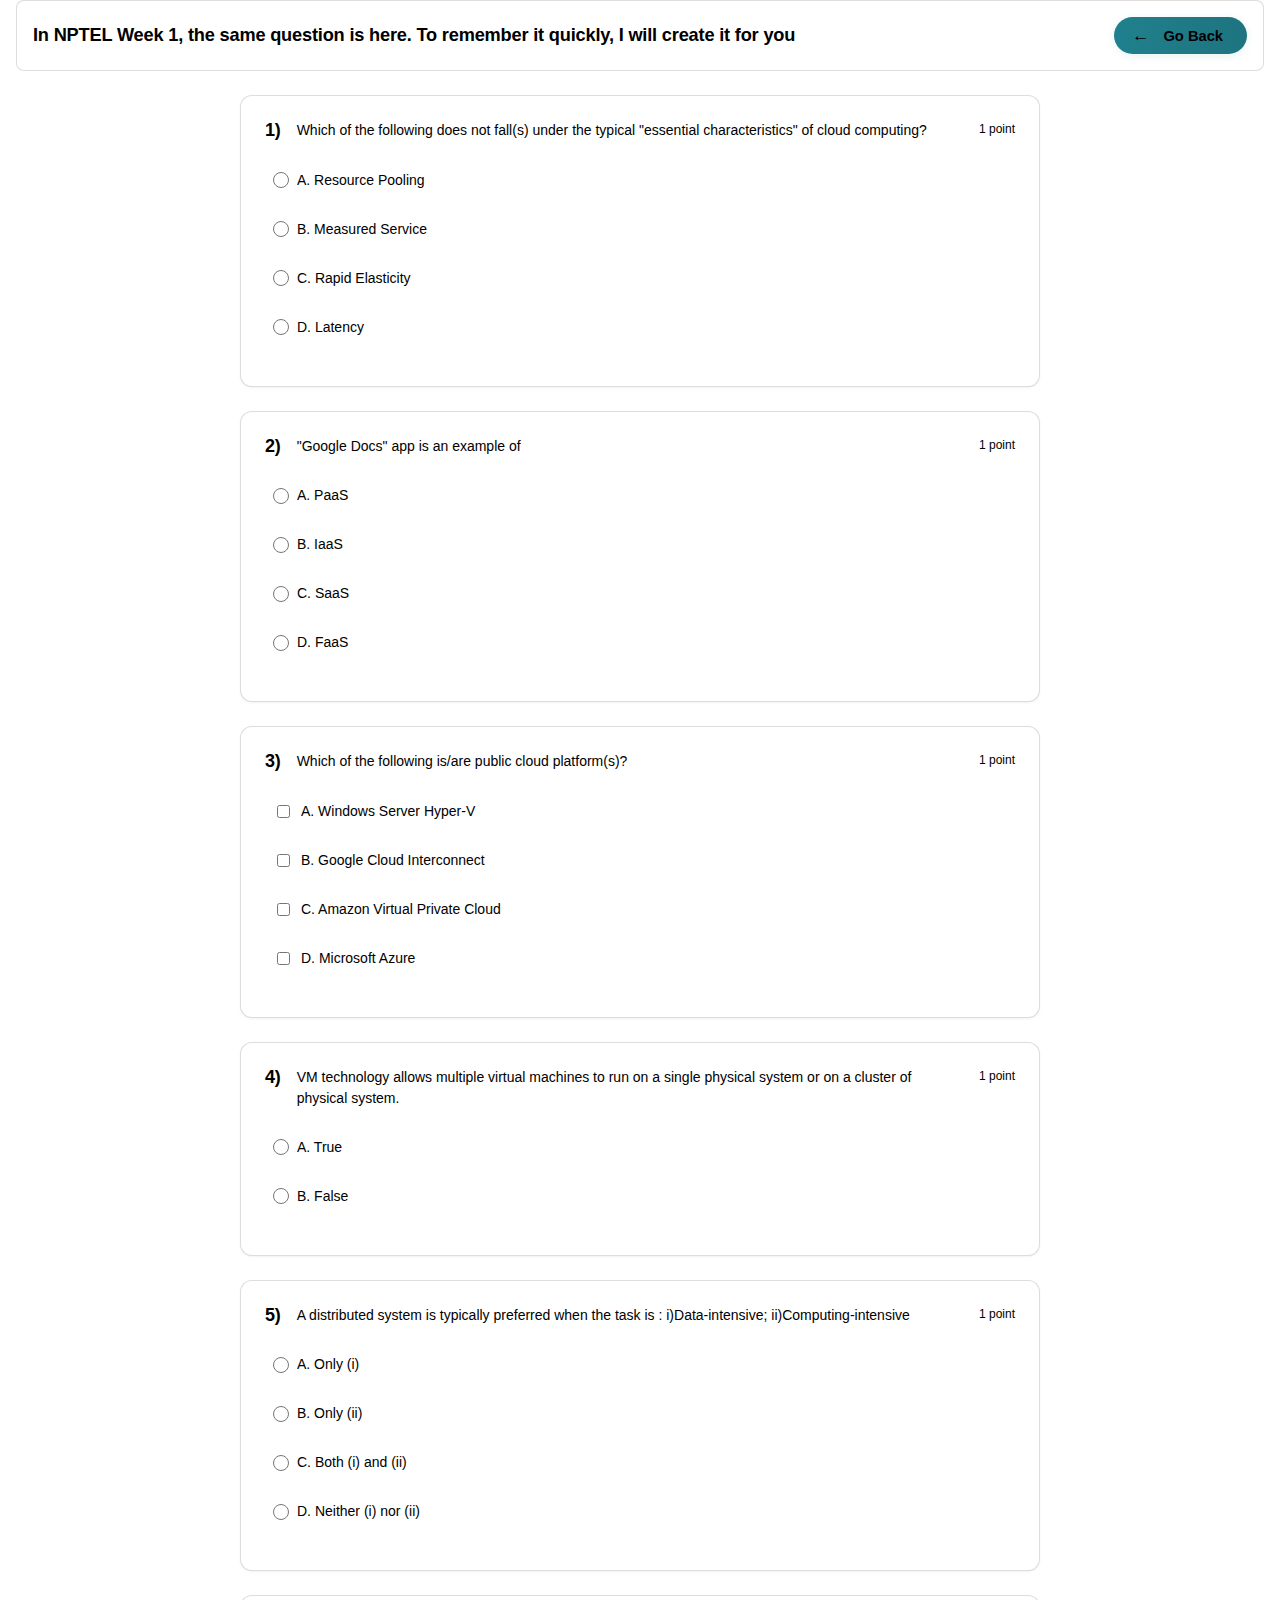
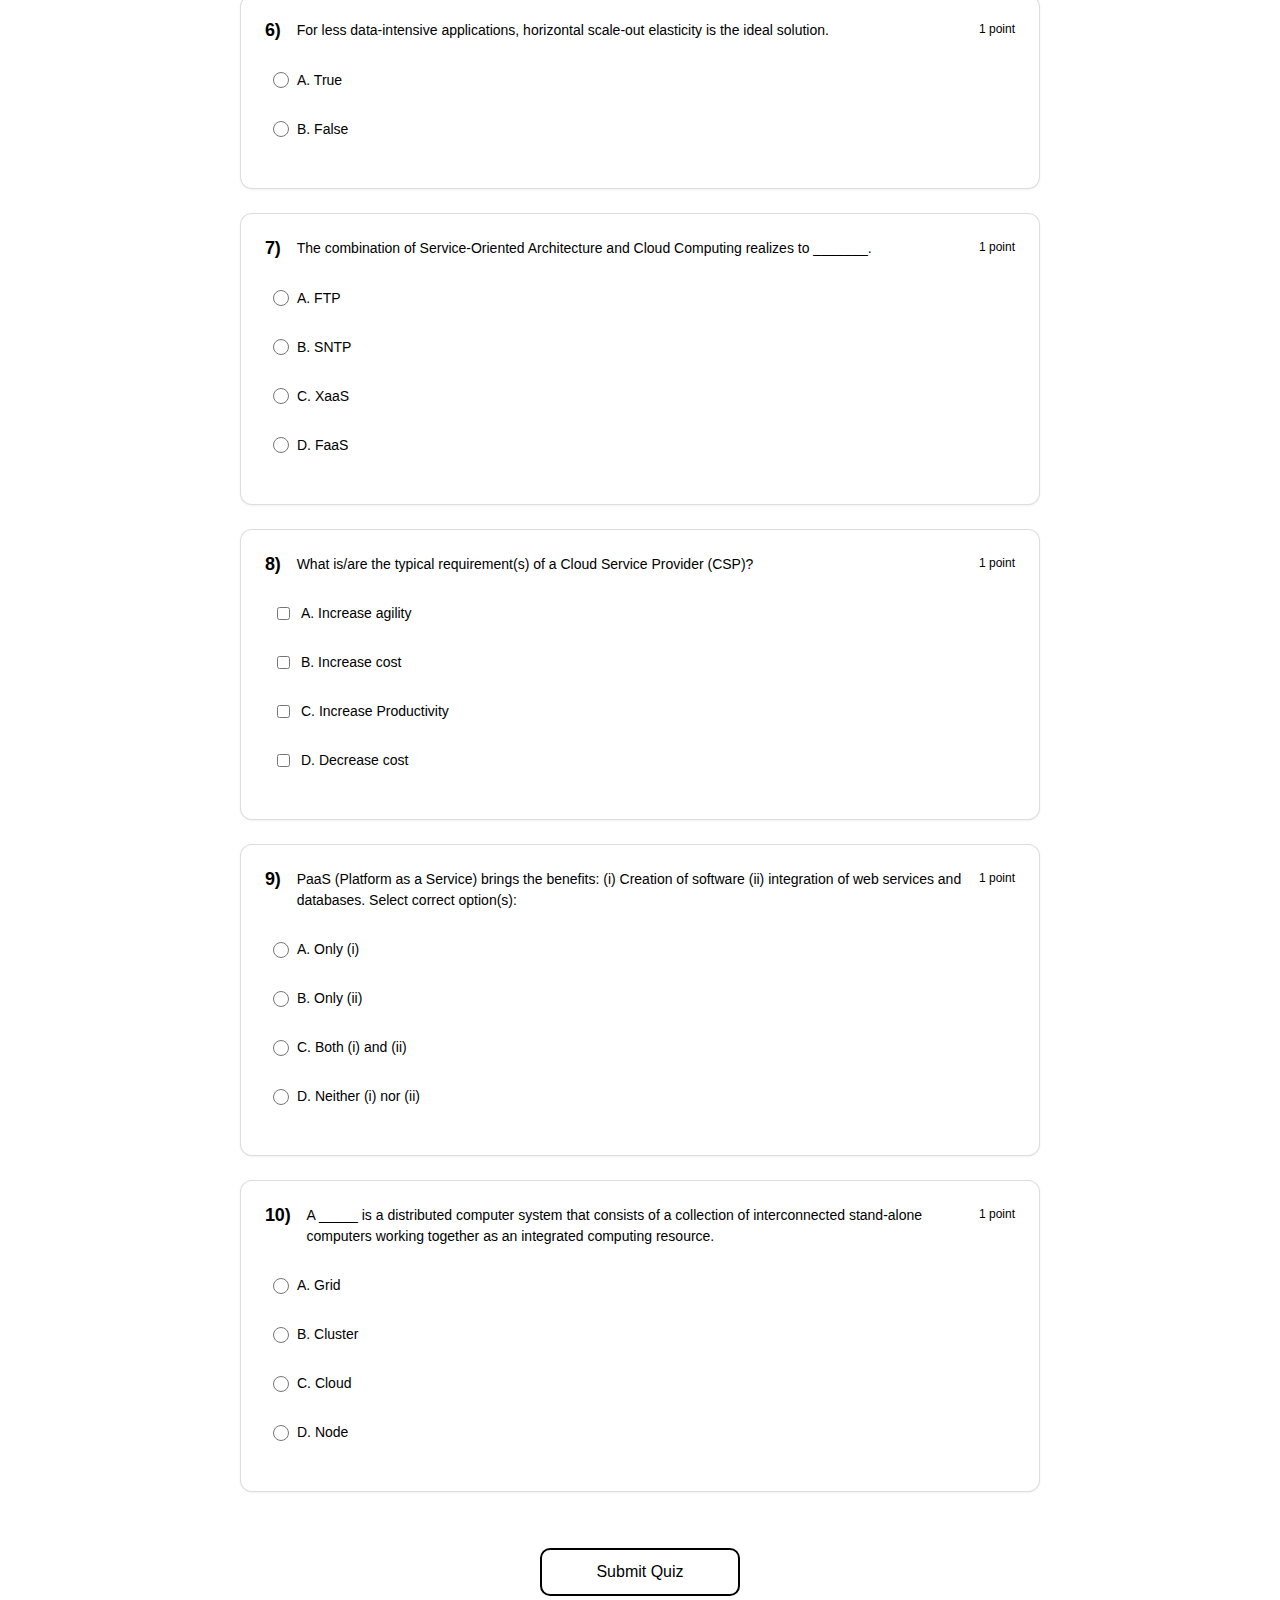
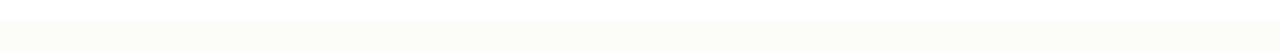
<file: week1.html>
<!DOCTYPE html>
<html lang="en">

<head>
    <meta charset="UTF-8">
    <meta name="viewport" content="width=device-width, initial-scale=1.0">
    <title>Cloud Computing Quiz</title>
    <link rel="stylesheet" href="../style.css">
</head>

<body>
    <div class="container">
        <header class="quiz-header header-flex">
            <h2>In NPTEL Week 1, the same question is here. To remember it quickly, I will create it for you</h2>
            <button onclick="window.location.href='../index.html';" class="go-back-btn">Go Back</button>
        </header>

        <div id="quiz-form" class="quiz-container">
            <!-- Question 1 -->
            <div class="question-block">
                <div class="question-header">
                    <h2 class="question-number">1)</h2>
                    <div class="question-content">
                        <p class="question-text">Which of the following does not fall(s) under the typical "essential
                            characteristics" of cloud computing?</p>
                        <span class="points">1 point</span>
                    </div>
                </div>

                <div class="options-container">
                    <div class="option">
                        <input type="radio" id="q1_a" name="question1" value="A">
                        <label for="q1_a">A. Resource Pooling</label>
                    </div>
                    <div class="option">
                        <input type="radio" id="q1_b" name="question1" value="B">
                        <label for="q1_b">B. Measured Service</label>
                    </div>
                    <div class="option">
                        <input type="radio" id="q1_c" name="question1" value="C">
                        <label for="q1_c">C. Rapid Elasticity</label>
                    </div>
                    <div class="option">
                        <input type="radio" id="q1_d" name="question1" value="D">
                        <label for="q1_d">D. Latency</label>
                    </div>
                </div>
            </div>

            <!-- Question 2 -->
            <div class="question-block">
                <div class="question-header">
                    <h2 class="question-number">2)</h2>
                    <div class="question-content">
                        <p class="question-text">"Google Docs" app is an example of</p>
                        <span class="points">1 point</span>
                    </div>
                </div>

                <div class="options-container">
                    <div class="option">
                        <input type="radio" id="q2_a" name="question2" value="A">
                        <label for="q2_a">A. PaaS</label>
                    </div>
                    <div class="option">
                        <input type="radio" id="q2_b" name="question2" value="B">
                        <label for="q2_b">B. IaaS</label>
                    </div>
                    <div class="option">
                        <input type="radio" id="q2_c" name="question2" value="C">
                        <label for="q2_c">C. SaaS</label>
                    </div>
                    <div class="option">
                        <input type="radio" id="q2_d" name="question2" value="D">
                        <label for="q2_d">D. FaaS</label>
                    </div>
                </div>
            </div>

            <!-- Question 3 -->
            <div class="question-block">
                <div class="question-header">
                    <h2 class="question-number">3)</h2>
                    <div class="question-content">
                        <p class="question-text">Which of the following is/are public cloud platform(s)?</p>
                        <span class="points">1 point</span>
                    </div>
                </div>
                <div class="options-container">
                    <div class="option">
                        <input type="checkbox" id="q3_a" name="question3" value="A">
                        <label for="q3_a">A. Windows Server Hyper-V</label>
                    </div>
                    <div class="option">
                        <input type="checkbox" id="q3_b" name="question3" value="B">
                        <label for="q3_b">B. Google Cloud Interconnect</label>
                    </div>
                    <div class="option">
                        <input type="checkbox" id="q3_c" name="question3" value="C">
                        <label for="q3_c">C. Amazon Virtual Private Cloud</label>
                    </div>
                    <div class="option">
                        <input type="checkbox" id="q3_d" name="question3" value="D">
                        <label for="q3_d">D. Microsoft Azure</label>
                    </div>
                </div>
            </div>

            <!-- Question 4 -->
            <div class="question-block">
                <div class="question-header">
                    <h2 class="question-number">4)</h2>
                    <div class="question-content">
                        <p class="question-text">VM technology allows multiple virtual machines to run on a single
                            physical system or on a cluster of physical system.</p>
                        <span class="points">1 point</span>
                    </div>
                </div>

                <div class="options-container">
                    <div class="option">
                        <input type="radio" id="q4_a" name="question4" value="A">
                        <label for="q4_a">A. True</label>
                    </div>
                    <div class="option">
                        <input type="radio" id="q4_b" name="question4" value="B">
                        <label for="q4_b">B. False</label>
                    </div>
                </div>
            </div>

            <!-- Question 5 -->
            <div class="question-block">
                <div class="question-header">
                    <h2 class="question-number">5)</h2>
                    <div class="question-content">
                        <p class="question-text">A distributed system is typically preferred when the task is :
                            i)Data-intensive; ii)Computing-intensive</p>
                        <span class="points">1 point</span>
                    </div>
                </div>

                <div class="options-container">
                    <div class="option">
                        <input type="radio" id="q5_a" name="question5" value="A">
                        <label for="q5_a">A. Only (i)</label>
                    </div>
                    <div class="option">
                        <input type="radio" id="q5_b" name="question5" value="B">
                        <label for="q5_b">B. Only (ii)</label>
                    </div>
                    <div class="option">
                        <input type="radio" id="q5_c" name="question5" value="C">
                        <label for="q5_c">C. Both (i) and (ii)</label>
                    </div>
                    <div class="option">
                        <input type="radio" id="q5_d" name="question5" value="D">
                        <label for="q5_d">D. Neither (i) nor (ii)</label>
                    </div>
                </div>
            </div>

            <!-- Question 6 -->
            <div class="question-block">
                <div class="question-header">
                    <h2 class="question-number">6)</h2>
                    <div class="question-content">
                        <p class="question-text">For less data-intensive applications, horizontal scale-out elasticity
                            is the ideal solution.</p>
                        <span class="points">1 point</span>
                    </div>
                </div>

                <div class="options-container">
                    <div class="option">
                        <input type="radio" id="q6_a" name="question6" value="A">
                        <label for="q6_a">A. True</label>
                    </div>
                    <div class="option">
                        <input type="radio" id="q6_b" name="question6" value="B">
                        <label for="q6_b">B. False</label>
                    </div>
                </div>
            </div>

            <!-- Question 7 -->
            <div class="question-block">
                <div class="question-header">
                    <h2 class="question-number">7)</h2>
                    <div class="question-content">
                        <p class="question-text">The combination of Service-Oriented Architecture and Cloud Computing
                            realizes to _______.</p>
                        <span class="points">1 point</span>
                    </div>
                </div>

                <div class="options-container">
                    <div class="option">
                        <input type="radio" id="q7_a" name="question7" value="A">
                        <label for="q7_a">A. FTP</label>
                    </div>
                    <div class="option">
                        <input type="radio" id="q7_b" name="question7" value="B">
                        <label for="q7_b">B. SNTP</label>
                    </div>
                    <div class="option">
                        <input type="radio" id="q7_c" name="question7" value="C">
                        <label for="q7_c">C. XaaS</label>
                    </div>
                    <div class="option">
                        <input type="radio" id="q7_d" name="question7" value="D">
                        <label for="q7_d">D. FaaS</label>
                    </div>
                </div>
            </div>

            <!-- Question 8 -->
            <div class="question-block">
                <div class="question-header">
                    <h2 class="question-number">8)</h2>
                    <div class="question-content">
                        <p class="question-text">What is/are the typical requirement(s) of a Cloud Service Provider
                            (CSP)?</p>
                        <span class="points">1 point</span>
                    </div>
                </div>
                <div class="options-container">
                    <div class="option">
                        <input type="checkbox" id="q8_a" name="question8" value="A">
                        <label for="q8_a">A. Increase agility</label>
                    </div>
                    <div class="option">
                        <input type="checkbox" id="q8_b" name="question8" value="B">
                        <label for="q8_b">B. Increase cost</label>
                    </div>
                    <div class="option">
                        <input type="checkbox" id="q8_c" name="question8" value="C">
                        <label for="q8_c">C. Increase Productivity</label>
                    </div>
                    <div class="option">
                        <input type="checkbox" id="q8_d" name="question8" value="D">
                        <label for="q8_d">D. Decrease cost</label>
                    </div>
                </div>
            </div>

            <!-- Question 9 -->
            <div class="question-block">
                <div class="question-header">
                    <h2 class="question-number">9)</h2>
                    <div class="question-content">
                        <p class="question-text">PaaS (Platform as a Service) brings the benefits: (i) Creation of
                            software (ii) integration of web services and databases. Select correct option(s):</p>
                        <span class="points">1 point</span>
                    </div>
                </div>

                <div class="options-container">
                    <div class="option">
                        <input type="radio" id="q9_a" name="question9" value="A">
                        <label for="q9_a">A. Only (i)</label>
                    </div>
                    <div class="option">
                        <input type="radio" id="q9_b" name="question9" value="B">
                        <label for="q9_b">B. Only (ii)</label>
                    </div>
                    <div class="option">
                        <input type="radio" id="q9_c" name="question9" value="C">
                        <label for="q9_c">C. Both (i) and (ii)</label>
                    </div>
                    <div class="option">
                        <input type="radio" id="q9_d" name="question" value="D">
                        <label for="q9_d">D. Neither (i) nor (ii)</label>
                    </div>
                </div>
            </div>

            <!-- Question 10 -->
            <div class="question-block">
                <div class="question-header">
                    <h2 class="question-number">10)</h2>
                    <div class="question-content">
                        <p class="question-text">A _____ is a distributed computer system that consists of a collection
                            of interconnected stand-alone computers working together as an integrated computing
                            resource.</p>
                        <span class="points">1 point</span>
                    </div>
                </div>

                <div class="options-container">
                    <div class="option">
                        <input type="radio" id="q10_a" name="question10" value="A">
                        <label for="q10_a">A. Grid</label>
                    </div>
                    <div class="option">
                        <input type="radio" id="q10_b" name="question10" value="B">
                        <label for="q10_b">B. Cluster</label>
                    </div>
                    <div class="option">
                        <input type="radio" id="q10_c" name="question10" value="C">
                        <label for="q10_c">C. Cloud</label>
                    </div>
                    <div class="option">
                        <input type="radio" id="q10_d" name="question10" value="D">
                        <label for="q10_d">D. Node</label>
                    </div>
                </div>
            </div>

            <!-- Submit Button -->
            <div class="submit-section">
                <button type="button" id="submit-quiz" class="btn btn--primary btn--lg">Submit Quiz</button>
            </div>
        </div>

        <!-- Results Section (Hidden by default) -->
        <div id="results-container" class="results-container hidden">
            <div class="results-header">
                <h2>Quiz Results</h2>
                <div class="score-summary">
                    <div class="total-score">
                        <span class="score-text" id="score-text">0 out of 10</span>
                        <span class="percentage-text" id="percentage-text">(0%)</span>
                    </div>
                </div>
            </div>

            <div class="results-breakdown" id="results-breakdown">
                <!-- Detailed results will be populated here -->
            </div>

            <div class="retake-section">
                <button type="button" id="retake-quiz" class="btn btn--secondary btn--lg">Retake Quiz</button>
            </div>
        </div>
    </div>

    <script src="app.js"></script>
</body>

</html>
</file>
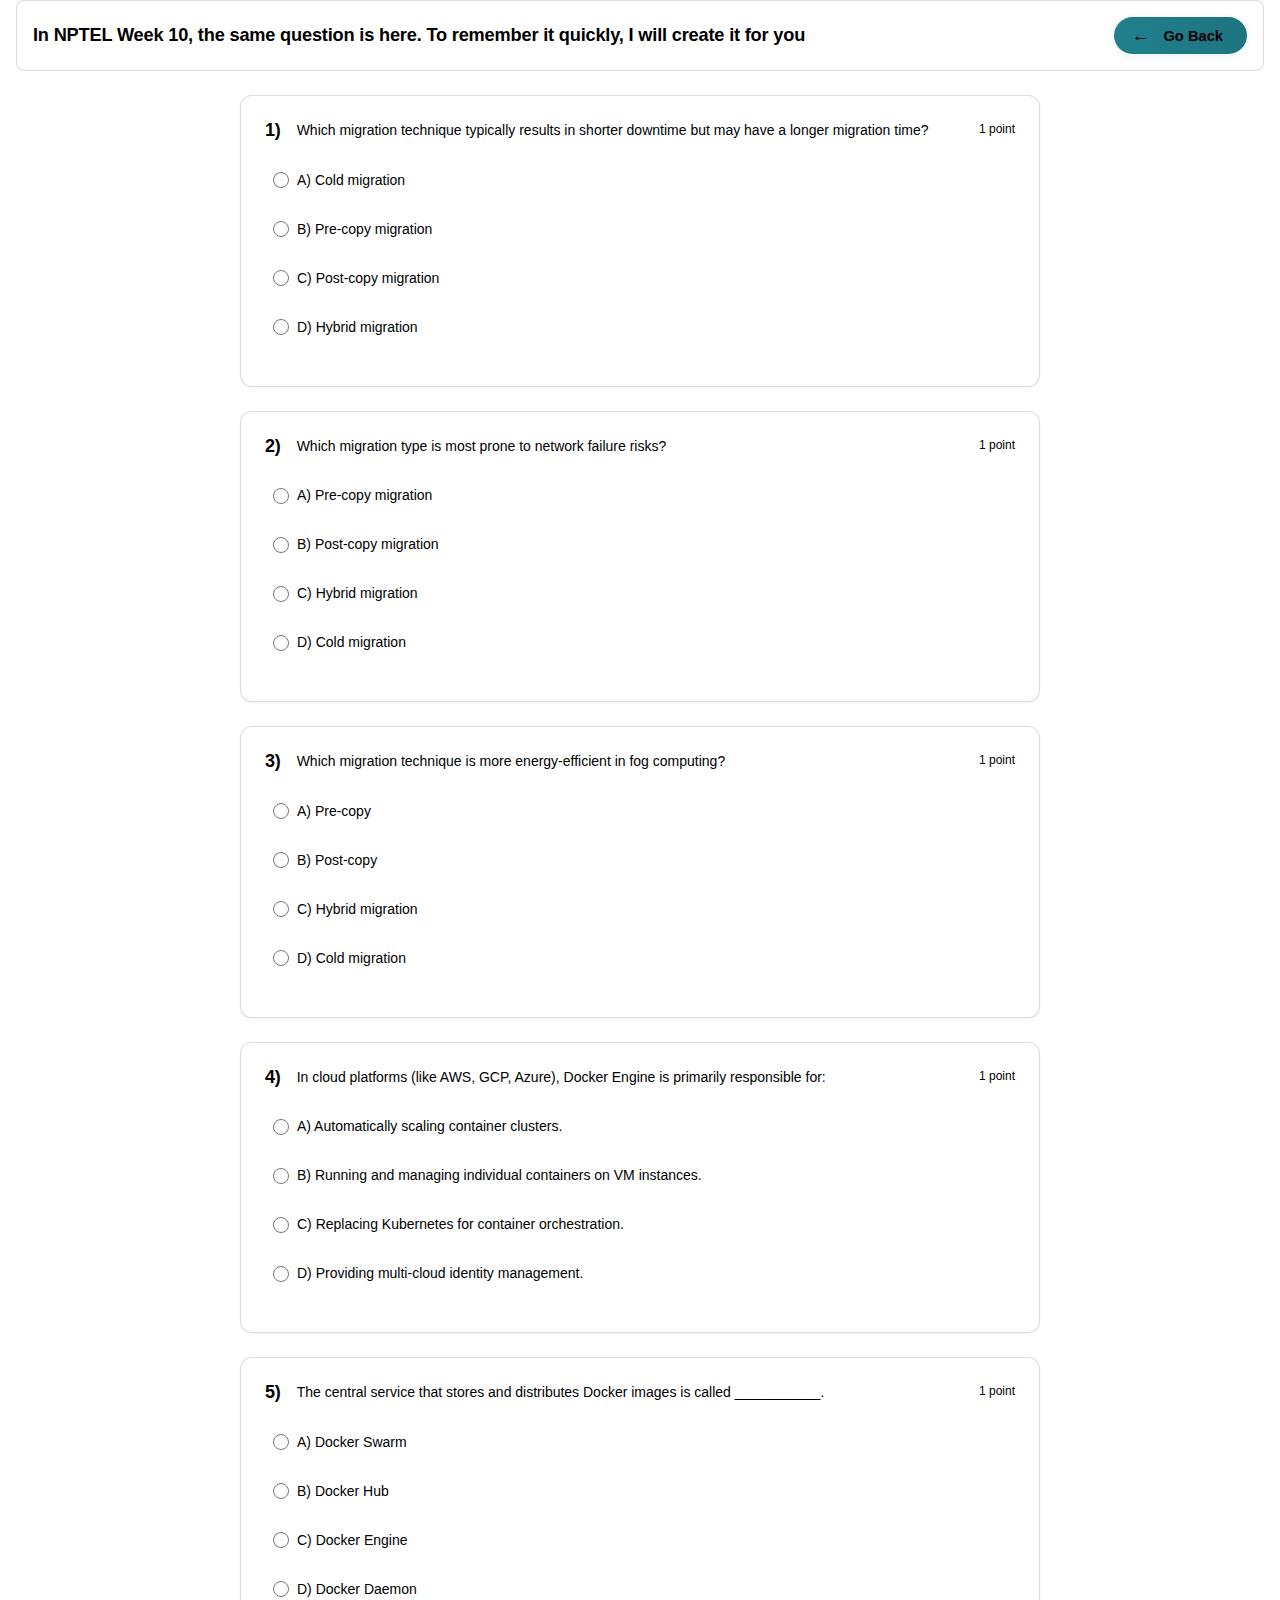
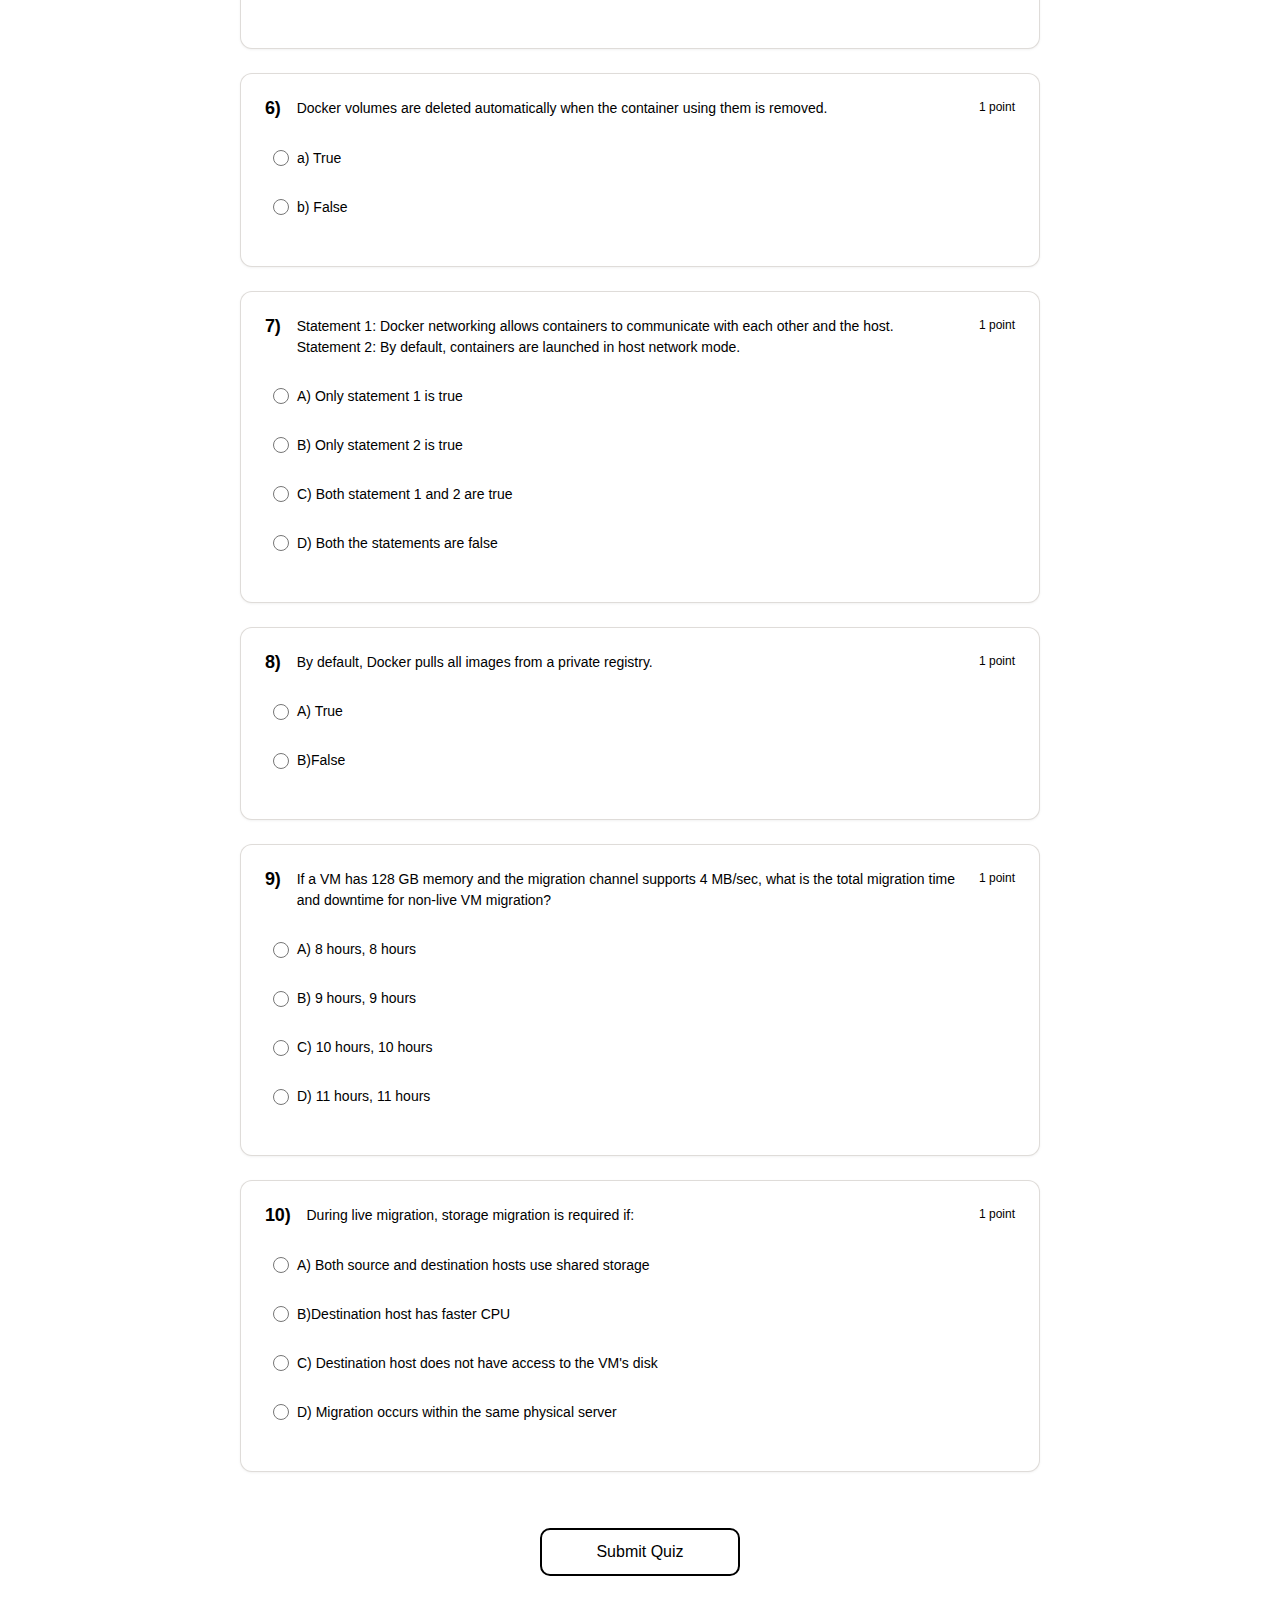
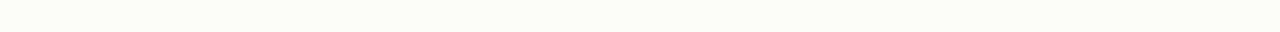
<file: week10/week10.html>
<!DOCTYPE html>
<html lang="en">

<head>
    <meta charset="UTF-8">
    <meta name="viewport" content="width=device-width, initial-scale=1.0">
    <title>Cloud Computing Quiz</title>
    <link rel="stylesheet" href="../style.css">
</head>

<body>
    <!-- Toast Popup for Incomplete Submission -->
    <div id="incomplete-toast" class="toast-popup hidden">
        <span class="toast-message">If you don’t answer all, your crush will marry someone else 💔😂</span>
        <button class="toast-close" id="toast-close">&times;</button>
    </div>

    <div class="container">
        <header class="quiz-header header-flex">
            <h2>In NPTEL Week 10, the same question is here. To remember it quickly, I will create it for you</h2>
            <button onclick="window.location.href='../index.html';" class="go-back-btn">Go Back</button>
        </header>

        <form id="quiz-form" class="quiz-container">
            <!-- Question 1 -->
            <div class="question-block">
                <div class="question-header">
                    <h2 class="question-number">1)</h2>
                    <div class="question-content">
                        <p class="question-text">
                            Which migration technique typically results in shorter downtime but may have a longer
                            migration time?
                        </p>
                        <span class="points">1 point</span>
                    </div>
                </div>
            
                <div class="options-container">
                    <div class="option">
                        <input type="radio" id="q1_a" name="question1" value="A">
                        <label for="q1_a">A) Cold migration</label>
                    </div>
                    <div class="option">
                        <input type="radio" id="q1_b" name="question1" value="B">
                        <label for="q1_b">B) Pre-copy migration</label>
                    </div>
                    <div class="option">
                        <input type="radio" id="q1_c" name="question1" value="C">
                        <label for="q1_c">C) Post-copy migration</label>
                    </div>
                    <div class="option">
                        <input type="radio" id="q1_d" name="question1" value="D">
                        <label for="q1_d">D) Hybrid migration</label>
                    </div>
                </div>
            </div>
            <!-- Question 2 -->
            <div class="question-block">
                <div class="question-header">
                    <h2 class="question-number">2)</h2>
                    <div class="question-content">
                        <p class="question-text">
                            Which migration type is most prone to network failure risks?
                        </p>
                        <span class="points">1 point</span>
                    </div>
                </div>
            
                <div class="options-container">
                    <div class="option">
                        <input type="radio" id="q2_a" name="question2" value="A">
                        <label for="q2_a">A) Pre-copy migration</label>
                    </div>
                    <div class="option">
                        <input type="radio" id="q2_b" name="question2" value="B">
                        <label for="q2_b">B) Post-copy migration</label>
                    </div>
                    <div class="option">
                        <input type="radio" id="q2_c" name="question2" value="C">
                        <label for="q2_c">C) Hybrid migration</label>
                    </div>
                    <div class="option">
                        <input type="radio" id="q2_d" name="question2" value="D">
                        <label for="q2_d">D) Cold migration</label>
                    </div>
                </div>
            </div>
            <!-- Question 3 -->
            <div class="question-block">
                <div class="question-header">
                    <h2 class="question-number">3)</h2>
                    <div class="question-content">
                        <p class="question-text">
                            Which migration technique is more energy-efficient in fog computing?
                        </p>
                        <span class="points">1 point</span>
                    </div>
                </div>
            
                <div class="options-container">
                    <div class="option">
                        <input type="radio" id="q3_a" name="question3" value="A">
                        <label for="q3_a">A) Pre-copy</label>
                    </div>
                    <div class="option">
                        <input type="radio" id="q3_b" name="question3" value="B">
                        <label for="q3_b">B) Post-copy</label>
                    </div>
                    <div class="option">
                        <input type="radio" id="q3_c" name="question3" value="C">
                        <label for="q3_c">C) Hybrid migration</label>
                    </div>
                    <div class="option">
                        <input type="radio" id="q3_d" name="question3" value="D">
                        <label for="q3_d">D) Cold migration</label>
                    </div>
                </div>
            </div>
            <!-- Question 4 -->
            <div class="question-block">
                <div class="question-header">
                    <h2 class="question-number">4)</h2>
                    <div class="question-content">
                        <p class="question-text">
                            In cloud platforms (like AWS, GCP, Azure), Docker Engine is primarily responsible for:
                        </p>
                        <span class="points">1 point</span>
                    </div>
                </div>
            
                <div class="options-container">
                    <div class="option">
                        <input type="radio" id="q4_a" name="question4" value="A">
                        <label for="q4_a">A) Automatically scaling container clusters.</label>
                    </div>
                    <div class="option">
                        <input type="radio" id="q4_b" name="question4" value="B">
                        <label for="q4_b">B) Running and managing individual containers on VM instances.</label>
                    </div>
                    <div class="option">
                        <input type="radio" id="q4_c" name="question4" value="C">
                        <label for="q4_c">C) Replacing Kubernetes for container orchestration.</label>
                    </div>
                    <div class="option">
                        <input type="radio" id="q4_d" name="question4" value="D">
                        <label for="q4_d">D) Providing multi-cloud identity management.</label>
                    </div>
                </div>
            </div>
            <!-- Question 5 -->
            <div class="question-block">
                <div class="question-header">
                    <h2 class="question-number">5)</h2>
                    <div class="question-content">
                        <p class="question-text">
                            The central service that stores and distributes Docker images is called ___________.
                        </p>
                        <span class="points">1 point</span>
                    </div>
                </div>
            
                <div class="options-container">
                    <div class="option">
                        <input type="radio" id="q5_a" name="question5" value="A">
                        <label for="q5_a">A) Docker Swarm</label>
                    </div>
                    <div class="option">
                        <input type="radio" id="q5_b" name="question5" value="B">
                        <label for="q5_b">B) Docker Hub</label>
                    </div>
                    <div class="option">
                        <input type="radio" id="q5_c" name="question5" value="C">
                        <label for="q5_c">C) Docker Engine</label>
                    </div>
                    <div class="option">
                        <input type="radio" id="q5_d" name="question5" value="D">
                        <label for="q5_d">D) Docker Daemon</label>
                    </div>
                </div>
            </div>
            <!-- Question 6 -->
            <div class="question-block">
                <div class="question-header">
                    <h2 class="question-number">6)</h2>
                    <div class="question-content">
                        <p class="question-text">
                            Docker volumes are deleted automatically when the container using them is removed.
                        </p>
                        <span class="points">1 point</span>
                    </div>
                </div>
            
                <div class="options-container">
                    <div class="option">
                        <input type="radio" id="q6_a" name="question6" value="A">
                        <label for="q6_a">a) True</label>
                    </div>
                    <div class="option">
                        <input type="radio" id="q6_b" name="question6" value="B">
                        <label for="q6_b">b) False</label>
                    </div>
                </div>
            </div>
            <!-- Question 7 -->
            <div class="question-block">
                <div class="question-header">
                    <h2 class="question-number">7)</h2>
                    <div class="question-content">
                        <p class="question-text">
                            Statement 1: Docker networking allows containers to communicate with each other and the host.<br>
                            Statement 2: By default, containers are launched in host network mode.
                        </p>
                        <span class="points">1 point</span>
                    </div>
                </div>
            
                <div class="options-container">
                    <div class="option">
                        <input type="radio" id="q7_a" name="question7" value="A">
                        <label for="q7_a">A) Only statement 1 is true</label>
                    </div>
                    <div class="option">
                        <input type="radio" id="q7_b" name="question7" value="B">
                        <label for="q7_b">B) Only statement 2 is true</label>
                    </div>
                    <div class="option">
                        <input type="radio" id="q7_c" name="question7" value="C">
                        <label for="q7_c">C) Both statement 1 and 2 are true</label>
                    </div>
                    <div class="option">
                        <input type="radio" id="q7_d" name="question7" value="D">
                        <label for="q7_d">D) Both the statements are false</label>
                    </div>
                </div>
            </div>
            <!-- Question 8 -->
        <div class="question-block">
            <div class="question-header">
                <h2 class="question-number">8)</h2>
                <div class="question-content">
                    <p class="question-text">
                        By default, Docker pulls all images from a private registry.
                    </p>
                    <span class="points">1 point</span>
                </div>
            </div>
        
            <div class="options-container">
                <div class="option">
                    <input type="radio" id="q8_a" name="question8" value="A">
                    <label for="q8_a">A) True</label>
                </div>
                <div class="option">
                    <input type="radio" id="q8_b" name="question8" value="B">
                    <label for="q8_b">B)False</label>
                </div>
            </div>
        </div>
        <!-- Question 9 -->
        <div class="question-block">
            <div class="question-header">
                <h2 class="question-number">9)</h2>
                <div class="question-content">
                    <p class="question-text">
                        If a VM has 128 GB memory and the migration channel supports 4 MB/sec, what is the total
                        migration time and downtime for non-live VM migration?
                    </p>
                    <span class="points">1 point</span>
                </div>
            </div>
        
            <div class="options-container">
                <div class="option">
                    <input type="radio" id="q9_a" name="question9" value="A">
                    <label for="q9_a">A) 8 hours, 8 hours</label>
                </div>
                <div class="option">
                    <input type="radio" id="q9_b" name="question9" value="B">
                    <label for="q9_b">B) 9 hours, 9 hours</label>
                </div>
                <div class="option">
                    <input type="radio" id="q9_c" name="question9" value="C">
                    <label for="q9_c">C) 10 hours, 10 hours</label>
                </div>
                <div class="option">
                    <input type="radio" id="q9_d" name="question9" value="D">
                    <label for="q9_d">D) 11 hours, 11 hours</label>
                </div>
            </div>
        </div>
        <!-- Question 10 -->
        <div class="question-block">
            <div class="question-header">
                <h2 class="question-number">10)</h2>
                <div class="question-content">
                    <p class="question-text">
                        During live migration, storage migration is required if:
                    </p>
                    <span class="points">1 point</span>
                </div>
            </div>
        
            <div class="options-container">
                <div class="option">
                    <input type="radio" id="q10_a" name="question10" value="A">
                    <label for="q10_a">A) Both source and destination hosts use shared storage</label>
                </div>
                <div class="option">
                    <input type="radio" id="q10_b" name="question10" value="B">
                    <label for="q10_b">B)Destination host has faster CPU</label>
                </div>
                <div class="option">
                    <input type="radio" id="q10_c" name="question10" value="C">
                    <label for="q10_c">C) Destination host does not have access to the VM's disk</label>
                </div>
                <div class="option">
                    <input type="radio" id="q10_d" name="question10" value="D">
                    <label for="q10_d">D) Migration occurs within the same physical server</label>
                </div>
            </div>
        </div>
            <!-- Submit Button -->
            <div class="submit-section">
                <button type="button" id="submit-quiz" class="btn btn--primary btn--lg">Submit Quiz</button>
            </div>

        </form>

        <!-- Results Section (Hidden by default) -->
        <div id="results-container" class="results-container hidden">
            <div class="results-header">
                <h2>Quiz Results</h2>
                <div class="score-summary">
                    <div class="total-score">
                        <span class="score-text" id="score-text">0 out of 10</span>
                        <span class="percentage-text" id="percentage-text">(0%)</span>
                    </div>
                </div>
            </div>

            <div class="results-breakdown" id="results-breakdown">
                <!-- Detailed results will be populated here -->
            </div>

            <div class="retake-section">
                <button type="button" id="retake-quiz" class="btn btn--secondary btn--lg">Retake Quiz</button>
            </div>
        </div>

    </div>

    <script src="app.js"></script>
</body>

</html>
</file>
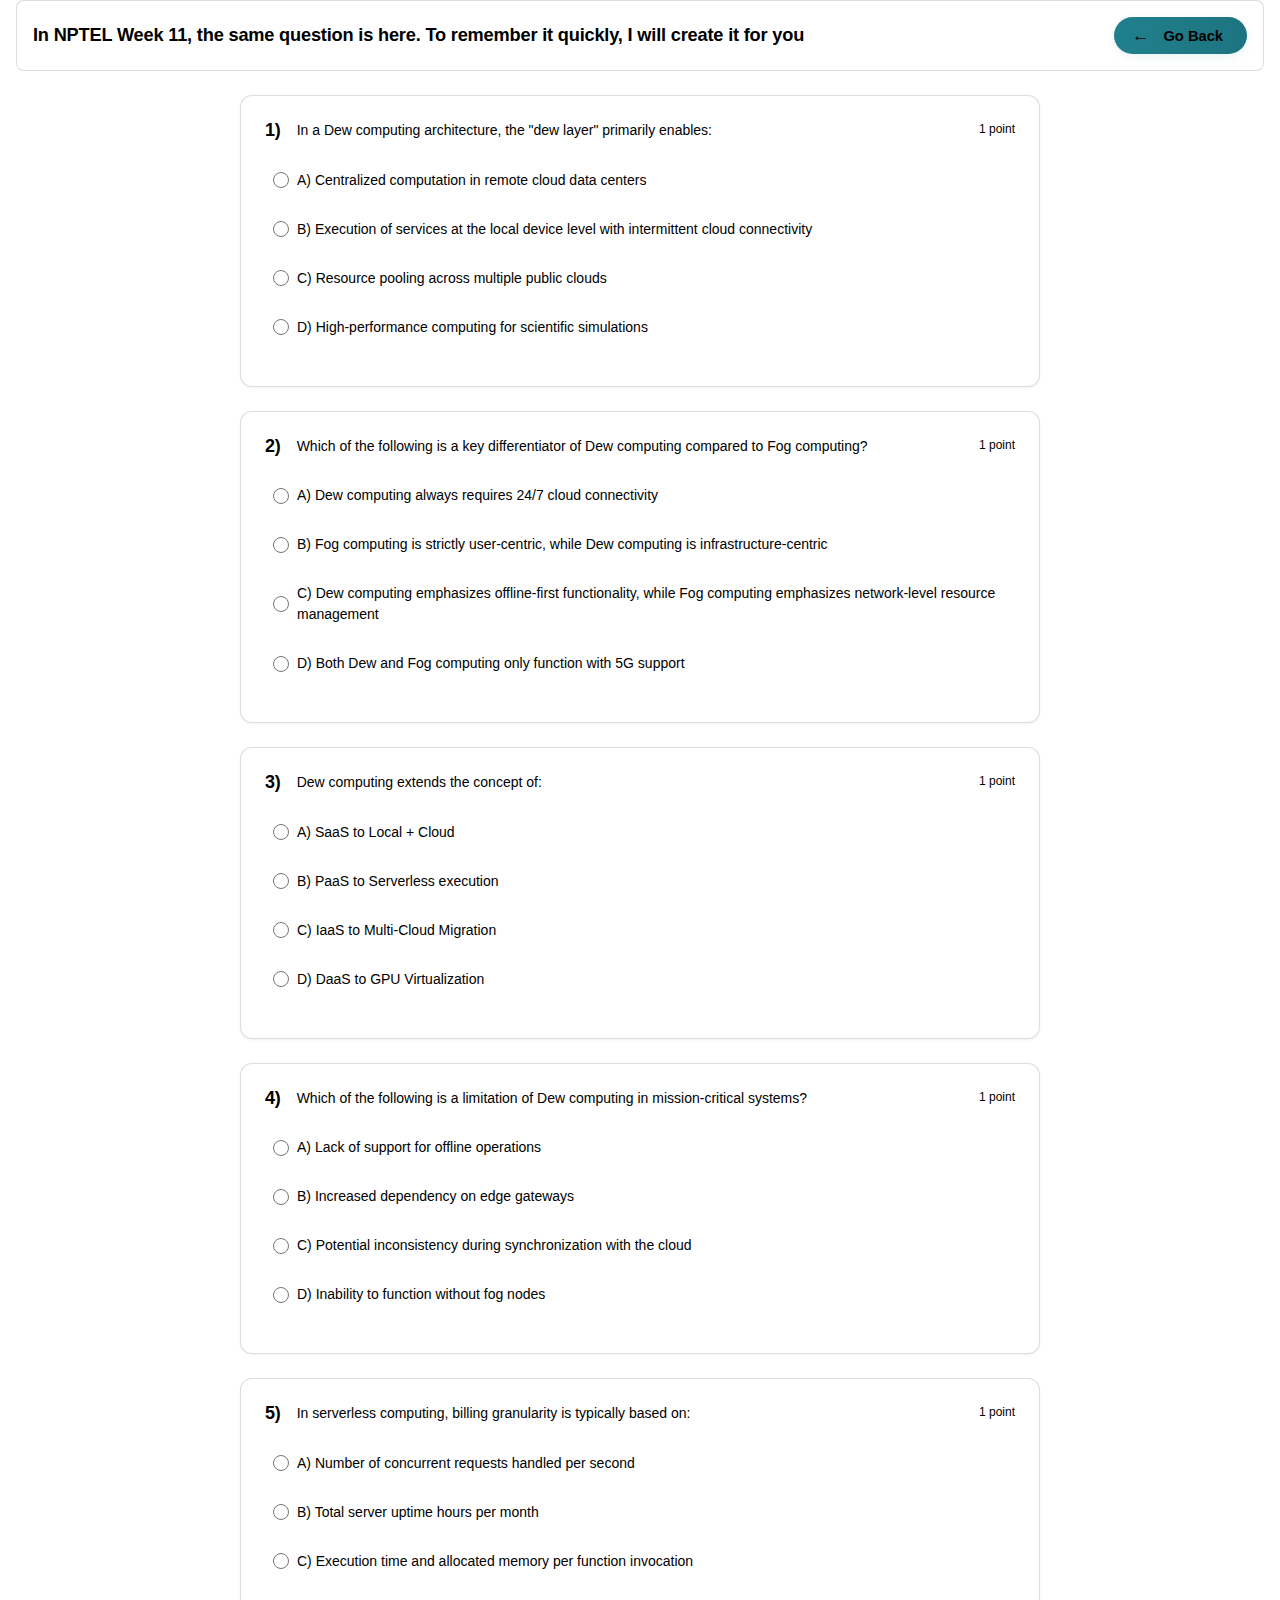
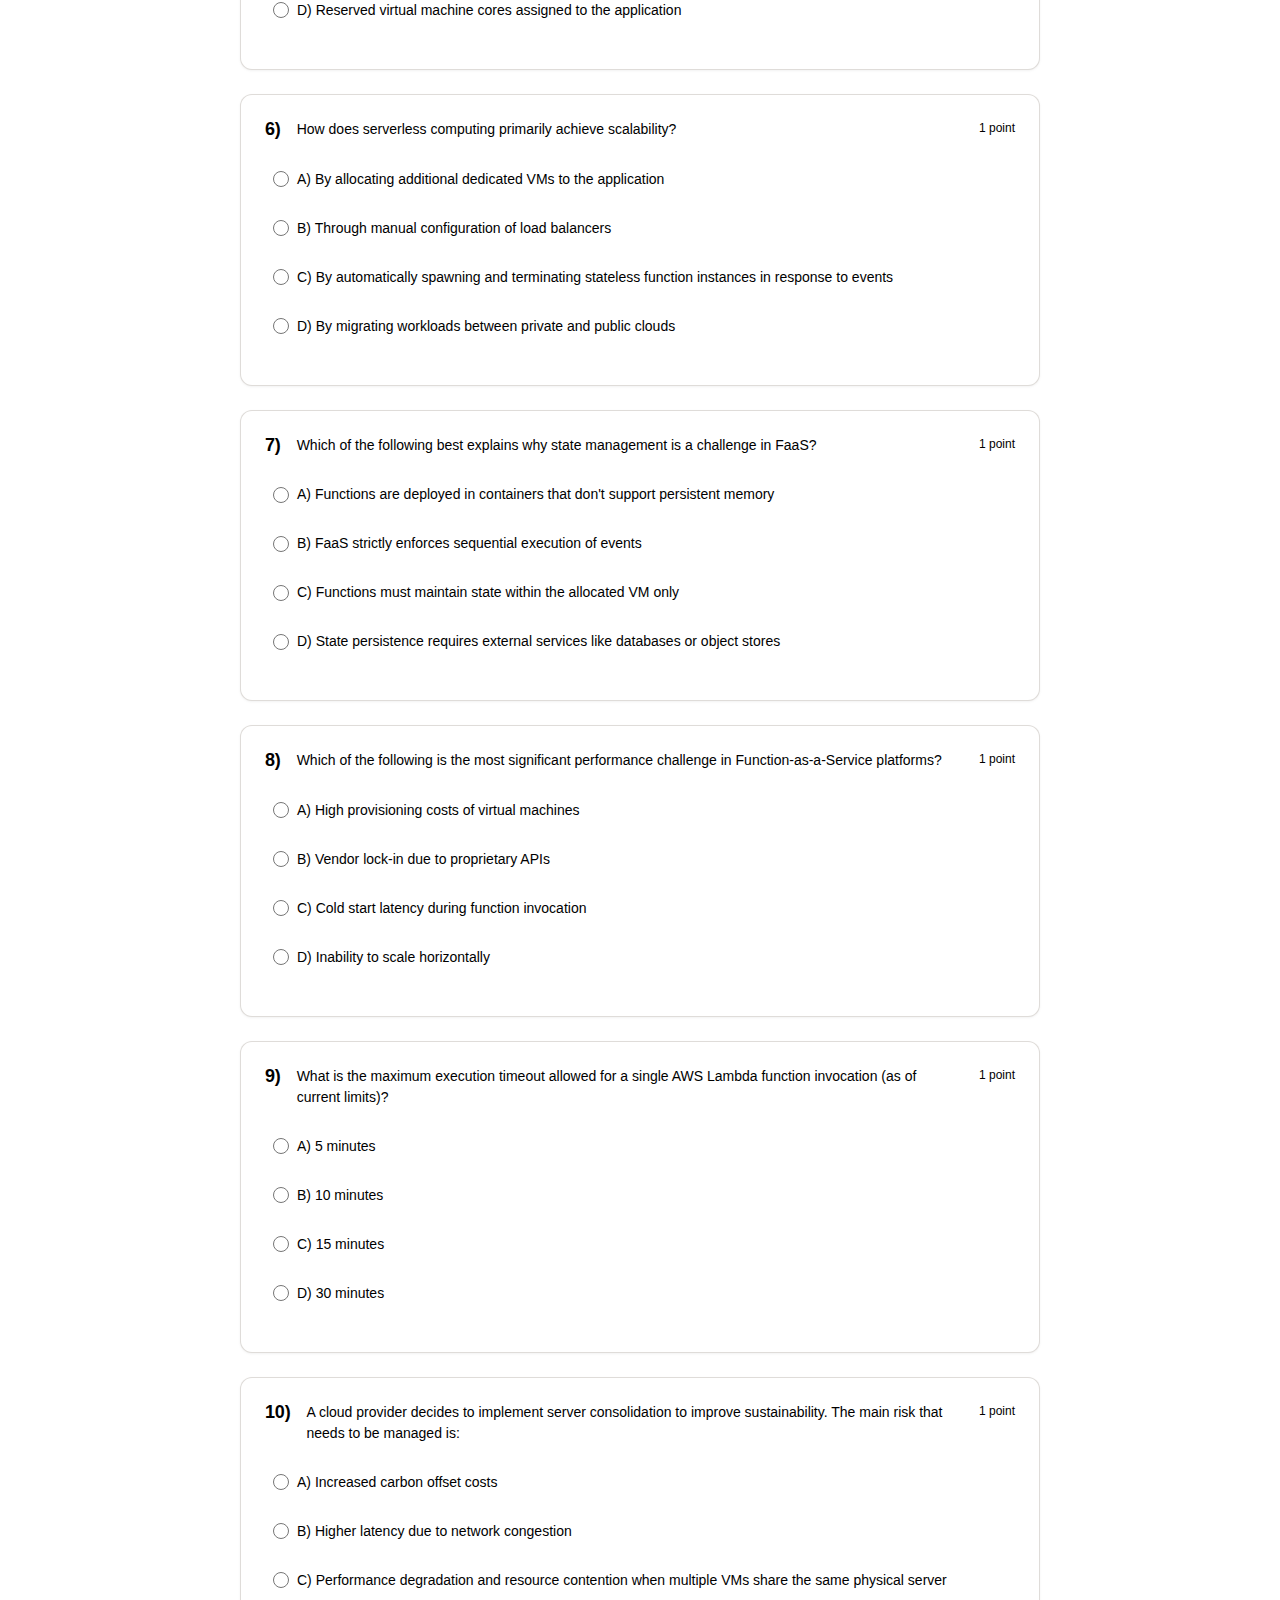
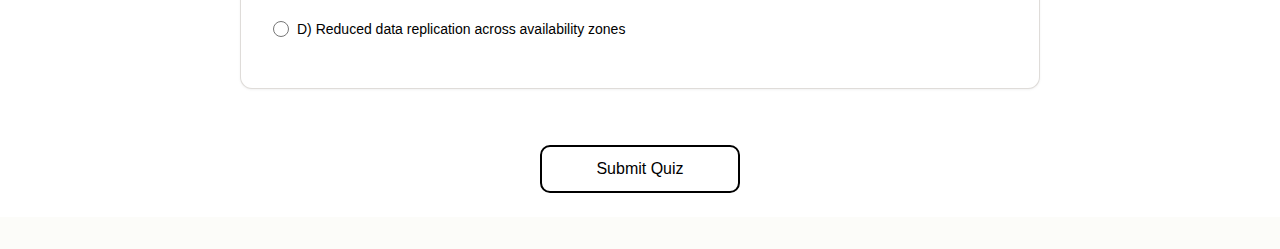
<file: week11/week11.html>
<!DOCTYPE html>
<html lang="en">

<head>
    <meta charset="UTF-8">
    <meta name="viewport" content="width=device-width, initial-scale=1.0">
    <title>Cloud Computing Quiz</title>
    <link rel="stylesheet" href="../style.css">
</head>

<body>
    <!-- Toast Popup for Incomplete Submission -->
    <div id="incomplete-toast" class="toast-popup hidden">
        <span class="toast-message">If you don’t answer all, your crush will marry someone else 💔😂</span>
        <button class="toast-close" id="toast-close">&times;</button>
    </div>

    <div class="container">
        <header class="quiz-header header-flex">
            <h2>In NPTEL Week 11, the same question is here. To remember it quickly, I will create it for you</h2>
            <button onclick="window.location.href='../index.html';" class="go-back-btn">Go Back</button>
        </header>

        <form id="quiz-form" class="quiz-container">
            <!-- Question 1 -->
            <div class="question-block">
                <div class="question-header">
                    <h2 class="question-number">1)</h2>
                    <div class="question-content">
                        <p class="question-text">
                            In a Dew computing architecture, the "dew layer" primarily enables:
                        </p>
                        <span class="points">1 point</span>
                    </div>
                </div>

                <div class="options-container">
                    <div class="option">
                        <input type="radio" id="q1_a_img2" name="question1_img2" value="A">
                        <label for="q1_a_img2">A) Centralized computation in remote cloud data centers</label>
                    </div>
                    <div class="option">
                        <input type="radio" id="q1_b_img2" name="question1_img2" value="B">
                        <label for="q1_b_img2">B) Execution of services at the local device level with intermittent
                            cloud
                            connectivity</label>
                    </div>
                    <div class="option">
                        <input type="radio" id="q1_c_img2" name="question1_img2" value="C">
                        <label for="q1_c_img2">C) Resource pooling across multiple public clouds</label>
                    </div>
                    <div class="option">
                        <input type="radio" id="q1_d_img2" name="question1_img2" value="D">
                        <label for="q1_d_img2">D) High-performance computing for scientific simulations</label>
                    </div>
                </div>
            </div>
            <!-- Question 2 -->
            <div class="question-block">
                <div class="question-header">
                    <h2 class="question-number">2)</h2>
                    <div class="question-content">
                        <p class="question-text">
                            Which of the following is a key differentiator of Dew computing compared to Fog computing?
                        </p>
                        <span class="points">1 point</span>
                    </div>
                </div>

                <div class="options-container">
                    <div class="option">
                        <input type="radio" id="q2_a_img2" name="question2_img2" value="A">
                        <label for="q2_a_img2">A) Dew computing always requires 24/7 cloud connectivity</label>
                    </div>
                    <div class="option">
                        <input type="radio" id="q2_b_img2" name="question2_img2" value="B">
                        <label for="q2_b_img2">B) Fog computing is strictly user-centric, while Dew computing is
                            infrastructure-centric</label>
                    </div>
                    <div class="option">
                        <input type="radio" id="q2_c_img2" name="question2_img2" value="C">
                        <label for="q2_c_img2">C) Dew computing emphasizes offline-first functionality, while Fog
                            computing
                            emphasizes network-level resource management</label>
                    </div>
                    <div class="option">
                        <input type="radio" id="q2_d_img2" name="question2_img2" value="D">
                        <label for="q2_d_img2">D) Both Dew and Fog computing only function with 5G support</label>
                    </div>
                </div>
            </div>
            <!-- Question 3 -->
            <div class="question-block">
                <div class="question-header">
                    <h2 class="question-number">3)</h2>
                    <div class="question-content">
                        <p class="question-text">
                            Dew computing extends the concept of:
                        </p>
                        <span class="points">1 point</span>
                    </div>
                </div>

                <div class="options-container">
                    <div class="option">
                        <input type="radio" id="q3_a_img2" name="question3_img2" value="A">
                        <label for="q3_a_img2">A) SaaS to Local + Cloud</label>
                    </div>
                    <div class="option">
                        <input type="radio" id="q3_b_img2" name="question3_img2" value="B">
                        <label for="q3_b_img2">B) PaaS to Serverless execution</label>
                    </div>
                    <div class="option">
                        <input type="radio" id="q3_c_img2" name="question3_img2" value="C">
                        <label for="q3_c_img2">C) IaaS to Multi-Cloud Migration</label>
                    </div>
                    <div class="option">
                        <input type="radio" id="q3_d_img2" name="question3_img2" value="D">
                        <label for="q3_d_img2">D) DaaS to GPU Virtualization</label>
                    </div>
                </div>
            </div>
            <!-- Question 4 -->
            <div class="question-block">
                <div class="question-header">
                    <h2 class="question-number">4)</h2>
                    <div class="question-content">
                        <p class="question-text">
                            Which of the following is a limitation of Dew computing in mission-critical systems?
                        </p>
                        <span class="points">1 point</span>
                    </div>
                </div>

                <div class="options-container">
                    <div class="option">
                        <input type="radio" id="q4_a_img1" name="question4_img1" value="A">
                        <label for="q4_a_img1">A) Lack of support for offline operations</label>
                    </div>
                    <div class="option">
                        <input type="radio" id="q4_b_img1" name="question4_img1" value="B">
                        <label for="q4_b_img1">B) Increased dependency on edge gateways</label>
                    </div>
                    <div class="option">
                        <input type="radio" id="q4_c_img1" name="question4_img1" value="C">
                        <label for="q4_c_img1">C) Potential inconsistency during synchronization with the cloud</label>
                    </div>
                    <div class="option">
                        <input type="radio" id="q4_d_img1" name="question4_img1" value="D">
                        <label for="q4_d_img1">D) Inability to function without fog nodes</label>
                    </div>
                </div>
            </div>
            <!-- Question 5 -->
            <div class="question-block">
                <div class="question-header">
                    <h2 class="question-number">5)</h2>
                    <div class="question-content">
                        <p class="question-text">
                            In serverless computing, billing granularity is typically based on:
                        </p>
                        <span class="points">1 point</span>
                    </div>
                </div>

                <div class="options-container">
                    <div class="option">
                        <input type="radio" id="q5_a_img1" name="question5_img1" value="A">
                        <label for="q5_a_img1">A) Number of concurrent requests handled per second</label>
                    </div>
                    <div class="option">
                        <input type="radio" id="q5_b_img1" name="question5_img1" value="B">
                        <label for="q5_b_img1">B) Total server uptime hours per month</label>
                    </div>
                    <div class="option">
                        <input type="radio" id="q5_c_img1" name="question5_img1" value="C">
                        <label for="q5_c_img1">C) Execution time and allocated memory per function invocation</label>
                    </div>
                    <div class="option">
                        <input type="radio" id="q5_d_img1" name="question5_img1" value="D">
                        <label for="q5_d_img1">D) Reserved virtual machine cores assigned to the application</label>
                    </div>
                </div>
            </div>
            <!-- Question 6 -->

            <div class="question-block">
                <div class="question-header">
                    <h2 class="question-number">6)</h2>
                    <div class="question-content">
                        <p class="question-text">
                            How does serverless computing primarily achieve scalability?
                        </p>
                        <span class="points">1 point</span>
                    </div>
                </div>

                <div class="options-container">
                    <div class="option">
                        <input type="radio" id="q6_a_img1" name="question6_img1" value="A">
                        <label for="q6_a_img1">A) By allocating additional dedicated VMs to the application</label>
                    </div>
                    <div class="option">
                        <input type="radio" id="q6_b_img1" name="question6_img1" value="B">
                        <label for="q6_b_img1">B) Through manual configuration of load balancers</label>
                    </div>
                    <div class="option">
                        <input type="radio" id="q6_c_img1" name="question6_img1" value="C">
                        <label for="q6_c_img1">C) By automatically spawning and terminating stateless function instances
                            in response
                            to events</label>
                    </div>
                    <div class="option">
                        <input type="radio" id="q6_d_img1" name="question6_img1" value="D">
                        <label for="q6_d_img1">D) By migrating workloads between private and public clouds</label>
                    </div>
                </div>
            </div>
            <!-- Question 7 -->
            <div class="question-block">
                <div class="question-header">
                    <h2 class="question-number">7)</h2>
                    <div class="question-content">
                        <p class="question-text">
                            Which of the following best explains why state management is a challenge in FaaS?
                        </p>
                        <span class="points">1 point</span>
                    </div>
                </div>

                <div class="options-container">
                    <div class="option">
                        <input type="radio" id="q7_a_img1" name="question7_img1" value="A">
                        <label for="q7_a_img1">A) Functions are deployed in containers that don't support persistent
                            memory</label>
                    </div>
                    <div class="option">
                        <input type="radio" id="q7_b_img1" name="question7_img1" value="B">
                        <label for="q7_b_img1">B) FaaS strictly enforces sequential execution of events</label>
                    </div>
                    <div class="option">
                        <input type="radio" id="q7_c_img1" name="question7_img1" value="C">
                        <label for="q7_c_img1">C) Functions must maintain state within the allocated VM only</label>
                    </div>
                    <div class="option">
                        <input type="radio" id="q7_d_img1" name="question7_img1" value="D">
                        <label for="q7_d_img1">D) State persistence requires external services like databases or object
                            stores</label>
                    </div>
                </div>
            </div>
            <!-- Question 8 -->
            <div class="question-block">
                <div class="question-header">
                    <h2 class="question-number">8)</h2>
                    <div class="question-content">
                        <p class="question-text">
                            Which of the following is the most significant performance challenge in
                            Function-as-a-Service
                            platforms?
                        </p>
                        <span class="points">1 point</span>
                    </div>
                </div>

                <div class="options-container">
                    <div class="option">
                        <input type="radio" id="q8_a_img3" name="question8_img3" value="A">
                        <label for="q8_a_img3">A) High provisioning costs of virtual machines</label>
                    </div>
                    <div class="option">
                        <input type="radio" id="q8_b_img3" name="question8_img3" value="B">
                        <label for="q8_b_img3">B) Vendor lock-in due to proprietary APIs</label>
                    </div>
                    <div class="option">
                        <input type="radio" id="q8_c_img3" name="question8_img3" value="C">
                        <label for="q8_c_img3">C) Cold start latency during function invocation</label>
                    </div>
                    <div class="option">
                        <input type="radio" id="q8_d_img3" name="question8_img3" value="D">
                        <label for="q8_d_img3">D) Inability to scale horizontally</label>
                    </div>
                </div>
            </div>
            <!-- Question 9 -->
            <div class="question-block">
                <div class="question-header">
                    <h2 class="question-number">9)</h2>
                    <div class="question-content">
                        <p class="question-text">
                            What is the maximum execution timeout allowed for a single AWS Lambda function invocation
                            (as
                            of current limits)?
                        </p>
                        <span class="points">1 point</span>
                    </div>
                </div>

                <div class="options-container">
                    <div class="option">
                        <input type="radio" id="q9_a_img3" name="question9_img3" value="A">
                        <label for="q9_a_img3">A) 5 minutes</label>
                    </div>
                    <div class="option">
                        <input type="radio" id="q9_b_img3" name="question9_img3" value="B">
                        <label for="q9_b_img3">B) 10 minutes</label>
                    </div>
                    <div class="option">
                        <input type="radio" id="q9_c_img3" name="question9_img3" value="C">
                        <label for="q9_c_img3">C) 15 minutes</label>
                    </div>
                    <div class="option">
                        <input type="radio" id="q9_d_img3" name="question9_img3" value="D">
                        <label for="q9_d_img3">D) 30 minutes</label>
                    </div>
                </div>
            </div>
            <!-- Question 10 -->
            <div class="question-block">
                <div class="question-header">
                    <h2 class="question-number">10)</h2>
                    <div class="question-content">
                        <p class="question-text">
                            A cloud provider decides to implement server consolidation to improve sustainability. The
                            main
                            risk that needs to be managed is:
                        </p>
                        <span class="points">1 point</span>
                    </div>
                </div>

                <div class="options-container">
                    <div class="option">
                        <input type="radio" id="q10_a_img3" name="question10_img3" value="A">
                        <label for="q10_a_img3">A) Increased carbon offset costs</label>
                    </div>
                    <div class="option">
                        <input type="radio" id="q10_b_img3" name="question10_img3" value="B">
                        <label for="q10_b_img3">B) Higher latency due to network congestion</label>
                    </div>
                    <div class="option">
                        <input type="radio" id="q10_c_img3" name="question10_img3" value="C">
                        <label for="q10_c_img3">C) Performance degradation and resource contention when multiple VMs
                            share the same
                            physical server</label>
                    </div>
                    <div class="option">
                        <input type="radio" id="q10_d_img3" name="question10_img3" value="D">
                        <label for="q10_d_img3">D) Reduced data replication across availability zones</label>
                    </div>
                </div>
            </div>
            <!-- Submit Button -->
            <div class="submit-section">
                <button type="button" id="submit-quiz" class="btn btn--primary btn--lg">Submit Quiz</button>
            </div>

        </form>

        <!-- Results Section (Hidden by default) -->
        <div id="results-container" class="results-container hidden">
            <div class="results-header">
                <h2>Quiz Results</h2>
                <div class="score-summary">
                    <div class="total-score">
                        <span class="score-text" id="score-text">0 out of 10</span>
                        <span class="percentage-text" id="percentage-text">(0%)</span>
                    </div>
                </div>
            </div>

            <div class="results-breakdown" id="results-breakdown">
                <!-- Detailed results will be populated here -->
            </div>

            <div class="retake-section">
                <button type="button" id="retake-quiz" class="btn btn--secondary btn--lg">Retake Quiz</button>
            </div>
        </div>

    </div>

    <script src="app.js"></script>
</body>

</html>
</file>
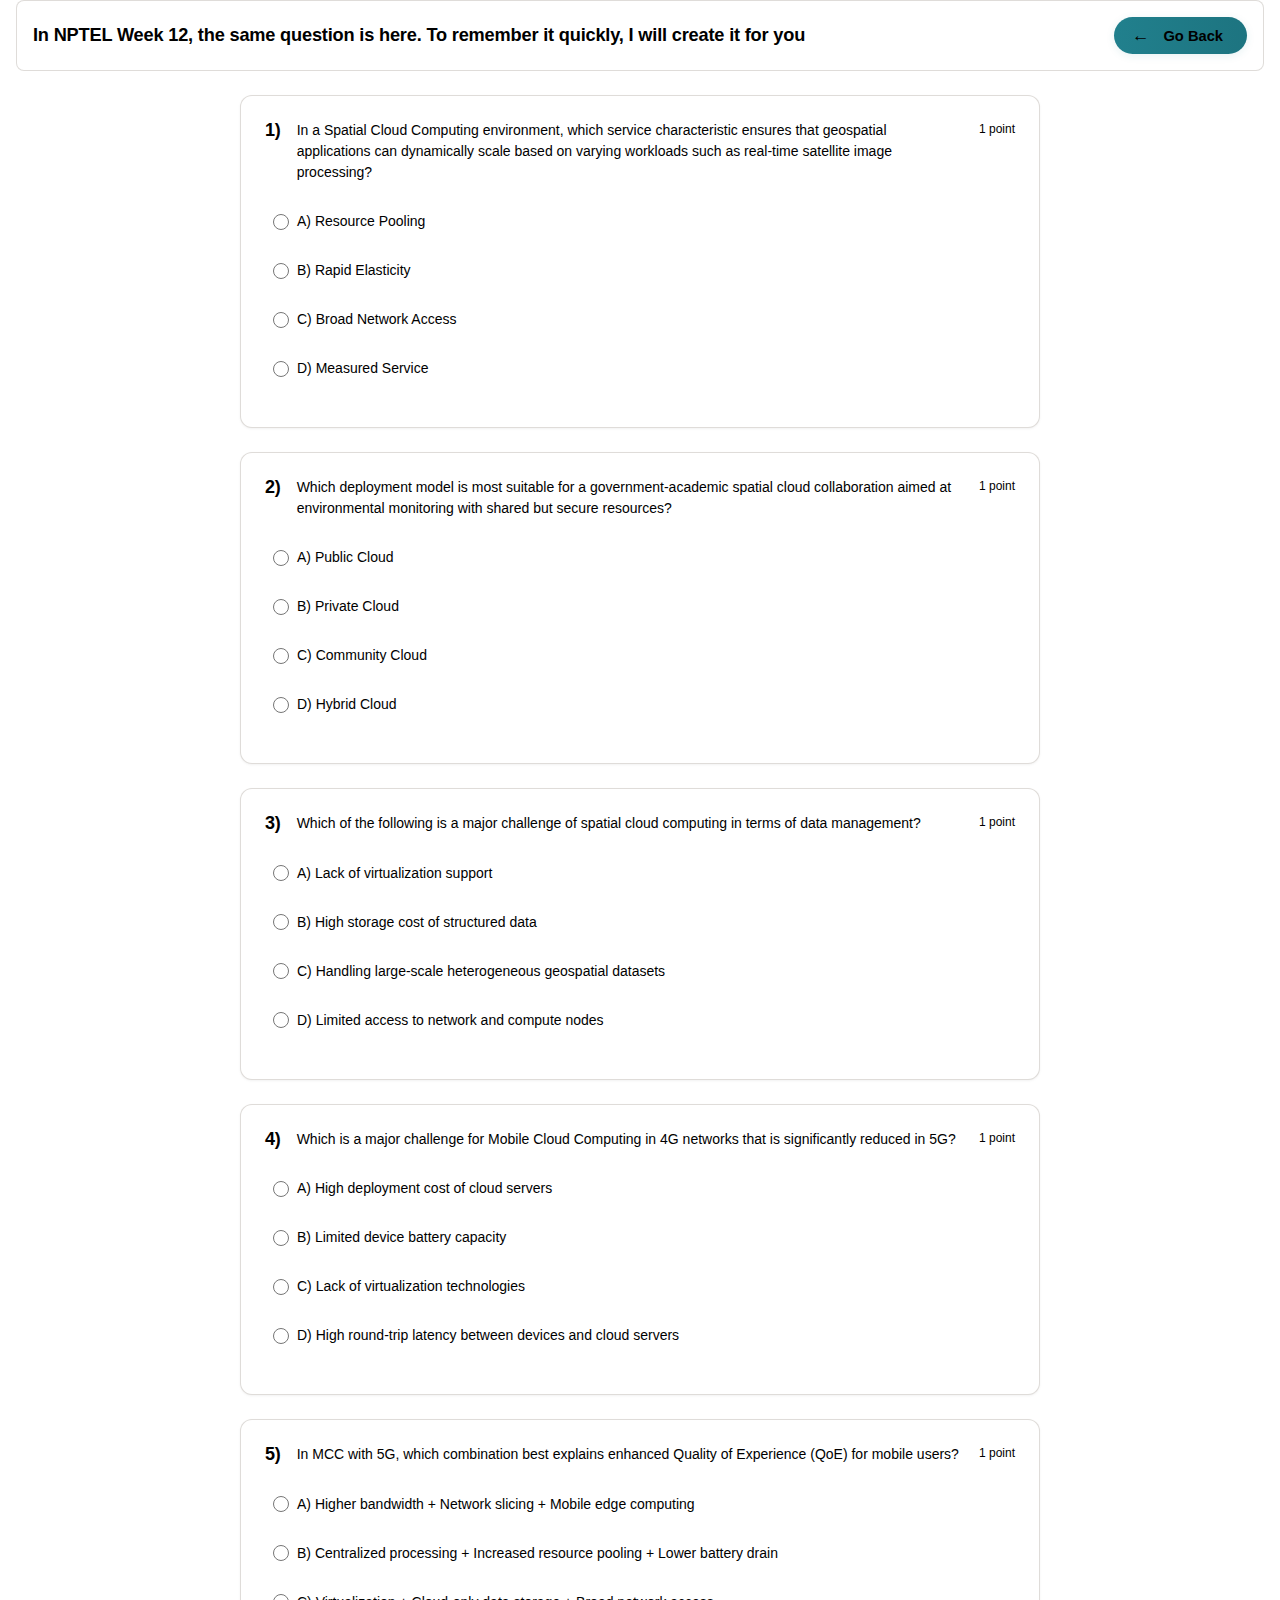
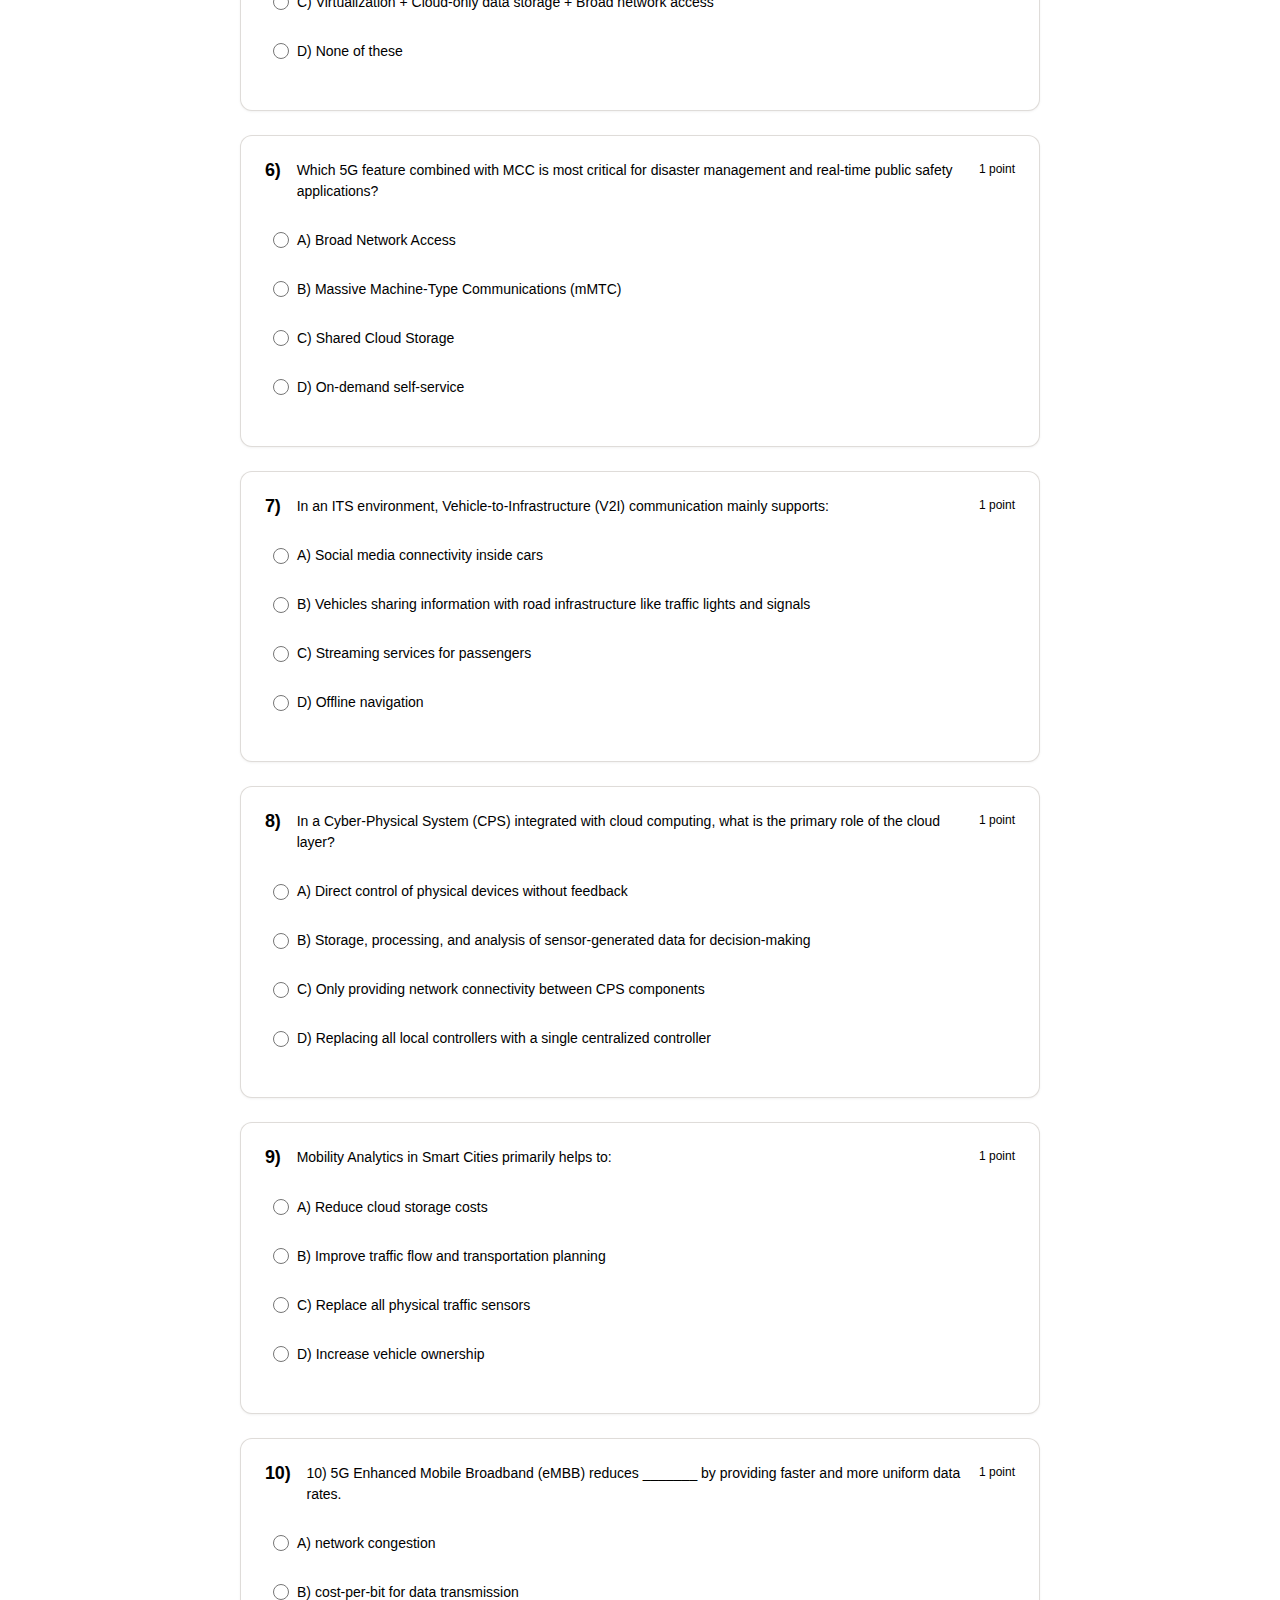
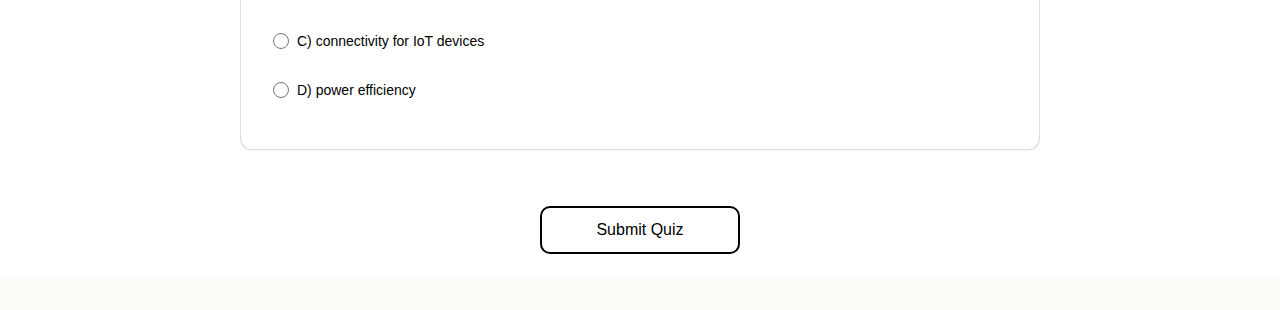
<file: week12/week12.html>
<!DOCTYPE html>
<html lang="en">

<head>
    <meta charset="UTF-8">
    <meta name="viewport" content="width=device-width, initial-scale=1.0">
    <title>Cloud Computing Quiz</title>
    <link rel="stylesheet" href="../style.css">
</head>

<body>
    <!-- Toast Popup for Incomplete Submission -->
    <div id="incomplete-toast" class="toast-popup hidden">
        <span class="toast-message">If you don’t answer all, your crush will marry someone else 💔😂</span>
        <button class="toast-close" id="toast-close">&times;</button>
    </div>

    <div class="container">
        <header class="quiz-header header-flex">
            <h2>In NPTEL Week 12, the same question is here. To remember it quickly, I will create it for you</h2>
            <button onclick="window.location.href='../index.html';" class="go-back-btn">Go Back</button>
        </header>

        <form id="quiz-form" class="quiz-container">
            <!-- Question 1 -->
        <div class="question-block">
            <div class="question-header">
                <h2 class="question-number">1)</h2>
                <div class="question-content">
                    <p class="question-text">
                        In a Spatial Cloud Computing environment, which service characteristic ensures that geospatial
                        applications can dynamically scale based on varying workloads such as real-time satellite image
                        processing?
                    </p>
                    <span class="points">1 point</span>
                </div>
            </div>
        
            <div class="options-container">
                <div class="option">
                    <input type="radio" id="q1_a" name="question1" value="A">
                    <label for="q1_a">A) Resource Pooling</label>
                </div>
                <div class="option">
                    <input type="radio" id="q1_b" name="question1" value="B">
                    <label for="q1_b">B) Rapid Elasticity</label>
                </div>
                <div class="option">
                    <input type="radio" id="q1_c" name="question1" value="C">
                    <label for="q1_c">C) Broad Network Access</label>
                </div>
                <div class="option">
                    <input type="radio" id="q1_d" name="question1" value="D">
                    <label for="q1_d">D) Measured Service</label>
                </div>
            </div>
        </div>
        <!-- Question 2 -->
        <div class="question-block">
            <div class="question-header">
                <h2 class="question-number">2)</h2>
                <div class="question-content">
                    <p class="question-text">
                        Which deployment model is most suitable for a government-academic spatial cloud collaboration
                        aimed at environmental monitoring with shared but secure resources?
                    </p>
                    <span class="points">1 point</span>
                </div>
            </div>
        
            <div class="options-container">
                <div class="option">
                    <input type="radio" id="q2_a" name="question2" value="A">
                    <label for="q2_a">A) Public Cloud</label>
                </div>
                <div class="option">
                    <input type="radio" id="q2_b" name="question2" value="B">
                    <label for="q2_b">B) Private Cloud</label>
                </div>
                <div class="option">
                    <input type="radio" id="q2_c" name="question2" value="C">
                    <label for="q2_c">C) Community Cloud</label>
                </div>
                <div class="option">
                    <input type="radio" id="q2_d" name="question2" value="D">
                    <label for="q2_d">D) Hybrid Cloud</label>
                </div>
            </div>
        </div>
        <!-- Question 3 -->
        <div class="question-block">
            <div class="question-header">
                <h2 class="question-number">3)</h2>
                <div class="question-content">
                    <p class="question-text">
                        Which of the following is a major challenge of spatial cloud computing in terms of data
                        management?
                    </p>
                    <span class="points">1 point</span>
                </div>
            </div>
        
            <div class="options-container">
                <div class="option">
                    <input type="radio" id="q3_a" name="question3" value="A">
                    <label for="q3_a">A) Lack of virtualization support</label>
                </div>
                <div class="option">
                    <input type="radio" id="q3_b" name="question3" value="B">
                    <label for="q3_b">B) High storage cost of structured data</label>
                </div>
                <div class="option">
                    <input type="radio" id="q3_c" name="question3" value="C">
                    <label for="q3_c">C) Handling large-scale heterogeneous geospatial datasets</label>
                </div>
                <div class="option">
                    <input type="radio" id="q3_d" name="question3" value="D">
                    <label for="q3_d">D) Limited access to network and compute nodes</label>
                </div>
            </div>
        </div>
            <!-- Question 4 -->
        <div class="question-block">
            <div class="question-header">
                <h2 class="question-number">4)</h2>
                <div class="question-content">
                    <p class="question-text">
                        Which is a major challenge for Mobile Cloud Computing in 4G networks that is significantly
                        reduced in 5G?
                    </p>
                    <span class="points">1 point</span>
                </div>
            </div>
        
            <div class="options-container">
                <div class="option">
                    <input type="radio" id="q4_a" name="question4" value="A">
                    <label for="q4_a">A) High deployment cost of cloud servers</label>
                </div>
                <div class="option">
                    <input type="radio" id="q4_b" name="question4" value="B">
                    <label for="q4_b">B) Limited device battery capacity</label>
                </div>
                <div class="option">
                    <input type="radio" id="q4_c" name="question4" value="C">
                    <label for="q4_c">C) Lack of virtualization technologies</label>
                </div>
                <div class="option">
                    <input type="radio" id="q4_d" name="question4" value="D">
                    <label for="q4_d">D) High round-trip latency between devices and cloud servers</label>
                </div>
            </div>
        </div>
        <!-- Question 5 -->
        <div class="question-block">
            <div class="question-header">
                <h2 class="question-number">5)</h2>
                <div class="question-content">
                    <p class="question-text">
                        In MCC with 5G, which combination best explains enhanced Quality of Experience (QoE) for
                        mobile users?
                    </p>
                    <span class="points">1 point</span>
                </div>
            </div>
        
            <div class="options-container">
                <div class="option">
                    <input type="radio" id="q5_a" name="question5" value="A">
                    <label for="q5_a">A) Higher bandwidth + Network slicing + Mobile edge computing</label>
                </div>
                <div class="option">
                    <input type="radio" id="q5_b" name="question5" value="B">
                    <label for="q5_b">B) Centralized processing + Increased resource pooling + Lower battery drain</label>
                </div>
                <div class="option">
                    <input type="radio" id="q5_c" name="question5" value="C">
                    <label for="q5_c">C) Virtualization + Cloud-only data storage + Broad network access</label>
                </div>
                <div class="option">
                    <input type="radio" id="q5_d" name="question5" value="D">
                    <label for="q5_d">D) None of these</label>
                </div>
            </div>
        </div>
        <!-- Question 6 -->
        <div class="question-block">
            <div class="question-header">
                <h2 class="question-number">6)</h2>
                <div class="question-content">
                    <p class="question-text">
                        Which 5G feature combined with MCC is most critical for disaster management and real-time
                        public safety applications?
                    </p>
                    <span class="points">1 point</span>
                </div>
            </div>
        
            <div class="options-container">
                <div class="option">
                    <input type="radio" id="q6_a" name="question6" value="A">
                    <label for="q6_a">A) Broad Network Access</label>
                </div>
                <div class="option">
                    <input type="radio" id="q6_b" name="question6" value="B">
                    <label for="q6_b">B) Massive Machine-Type Communications (mMTC)</label>
                </div>
                <div class="option">
                    <input type="radio" id="q6_c" name="question6" value="C">
                    <label for="q6_c">C) Shared Cloud Storage</label>
                </div>
                <div class="option">
                    <input type="radio" id="q6_d" name="question6" value="D">
                    <label for="q6_d">D) On-demand self-service</label>
                </div>
            </div>
        </div>
        <!-- Question 7 -->
        <div class="question-block">
            <div class="question-header">
                <h2 class="question-number">7)</h2>
                <div class="question-content">
                    <p class="question-text">
                        In an ITS environment, Vehicle-to-Infrastructure (V2I) communication mainly supports:
                    </p>
                    <span class="points">1 point</span>
                </div>
            </div>
        
            <div class="options-container">
                <div class="option">
                    <input type="radio" id="q7_a" name="question7" value="A">
                    <label for="q7_a">A) Social media connectivity inside cars</label>
                </div>
                <div class="option">
                    <input type="radio" id="q7_b" name="question7" value="B">
                    <label for="q7_b">B) Vehicles sharing information with road infrastructure like traffic lights and
                        signals</label>
                </div>
                <div class="option">
                    <input type="radio" id="q7_c" name="question7" value="C">
                    <label for="q7_c">C) Streaming services for passengers</label>
                </div>
                <div class="option">
                    <input type="radio" id="q7_d" name="question7" value="D">
                    <label for="q7_d">D) Offline navigation</label>
                </div>
            </div>
        </div>
            <!-- Question 8 -->
            <div class="question-block">
                <div class="question-header">
                    <h2 class="question-number">8)</h2>
                    <div class="question-content">
                        <p class="question-text">
                        In a Cyber-Physical System (CPS) integrated with cloud computing, what is the primary role of the cloud layer?
                        </p>
                        <span class="points">1 point</span>
                    </div>
                </div>

                <div class="options-container">
                    <div class="option">
                        <input type="radio" id="q8_a_img3" name="question8_img3" value="A">
                        <label for="q8_a_img3">A) Direct control of physical devices without feedback</label>
                    </div>
                    <div class="option">
                        <input type="radio" id="q8_b_img3" name="question8_img3" value="B">
                        <label for="q8_b_img3">B) Storage, processing, and analysis of sensor-generated data for decision-making</label>
                    </div>
                    <div class="option">
                        <input type="radio" id="q8_c_img3" name="question8_img3" value="C">
                        <label for="q8_c_img3">C) Only providing network connectivity between CPS components</label>
                    </div>
                    <div class="option">
                        <input type="radio" id="q8_d_img3" name="question8_img3" value="D">
                        <label for="q8_d_img3">D) Replacing all local controllers with a single centralized controller</label>
                    </div>
                </div>
            </div>
            <!-- Question 9 -->
            <div class="question-block">
                <div class="question-header">
                    <h2 class="question-number">9)</h2>
                    <div class="question-content">
                        <p class="question-text">
                        Mobility Analytics in Smart Cities primarily helps to:
                        </p>
                        <span class="points">1 point</span>
                    </div>
                </div>

                <div class="options-container">
                    <div class="option">
                        <input type="radio" id="q9_a_img3" name="question9_img3" value="A">
                        <label for="q9_a_img3">A) Reduce cloud storage costs</label>
                    </div>
                    <div class="option">
                        <input type="radio" id="q9_b_img3" name="question9_img3" value="B">
                        <label for="q9_b_img3">B) Improve traffic flow and transportation planning</label>
                    </div>
                    <div class="option">
                        <input type="radio" id="q9_c_img3" name="question9_img3" value="C">
                        <label for="q9_c_img3">C) Replace all physical traffic sensors</label>
                    </div>
                    <div class="option">
                        <input type="radio" id="q9_d_img3" name="question9_img3" value="D">
                        <label for="q9_d_img3">D) Increase vehicle ownership</label>
                    </div>
                </div>
            </div>
            <!-- Question 10 -->
            <div class="question-block">
                <div class="question-header">
                    <h2 class="question-number">10)</h2>
                    <div class="question-content">
                        <p class="question-text">
                        10) 5G Enhanced Mobile Broadband (eMBB) reduces _______ by providing faster and more uniform data rates.
                        </p>
                        <span class="points">1 point</span>
                    </div>
                </div>

                <div class="options-container">
                    <div class="option">
                        <input type="radio" id="q10_a_img3" name="question10_img3" value="A">
                        <label for="q10_a_img3">A) network congestion</label>
                    </div>
                    <div class="option">
                        <input type="radio" id="q10_b_img3" name="question10_img3" value="B">
                        <label for="q10_b_img3">B) cost-per-bit for data transmission</label>
                    </div>
                    <div class="option">
                        <input type="radio" id="q10_c_img3" name="question10_img3" value="C">
                        <label for="q10_c_img3">C) connectivity for IoT devices</label>
                    </div>
                    <div class="option">
                        <input type="radio" id="q10_d_img3" name="question10_img3" value="D">
                        <label for="q10_d_img3">D) power efficiency</label>
                    </div>
                </div>
            </div>
            <!-- Submit Button -->
            <div class="submit-section">
                <button type="button" id="submit-quiz" class="btn btn--primary btn--lg">Submit Quiz</button>
            </div>

        </form>

        <!-- Results Section (Hidden by default) -->
        <div id="results-container" class="results-container hidden">
            <div class="results-header">
                <h2>Quiz Results</h2>
                <div class="score-summary">
                    <div class="total-score">
                        <span class="score-text" id="score-text">0 out of 10</span>
                        <span class="percentage-text" id="percentage-text">(0%)</span>
                    </div>
                </div>
            </div>

            <div class="results-breakdown" id="results-breakdown">
                <!-- Detailed results will be populated here -->
            </div>

            <div class="retake-section">
                <button type="button" id="retake-quiz" class="btn btn--secondary btn--lg">Retake Quiz</button>
            </div>
        </div>

    </div>

    <script src="app.js"></script>
</body>

</html>
</file>
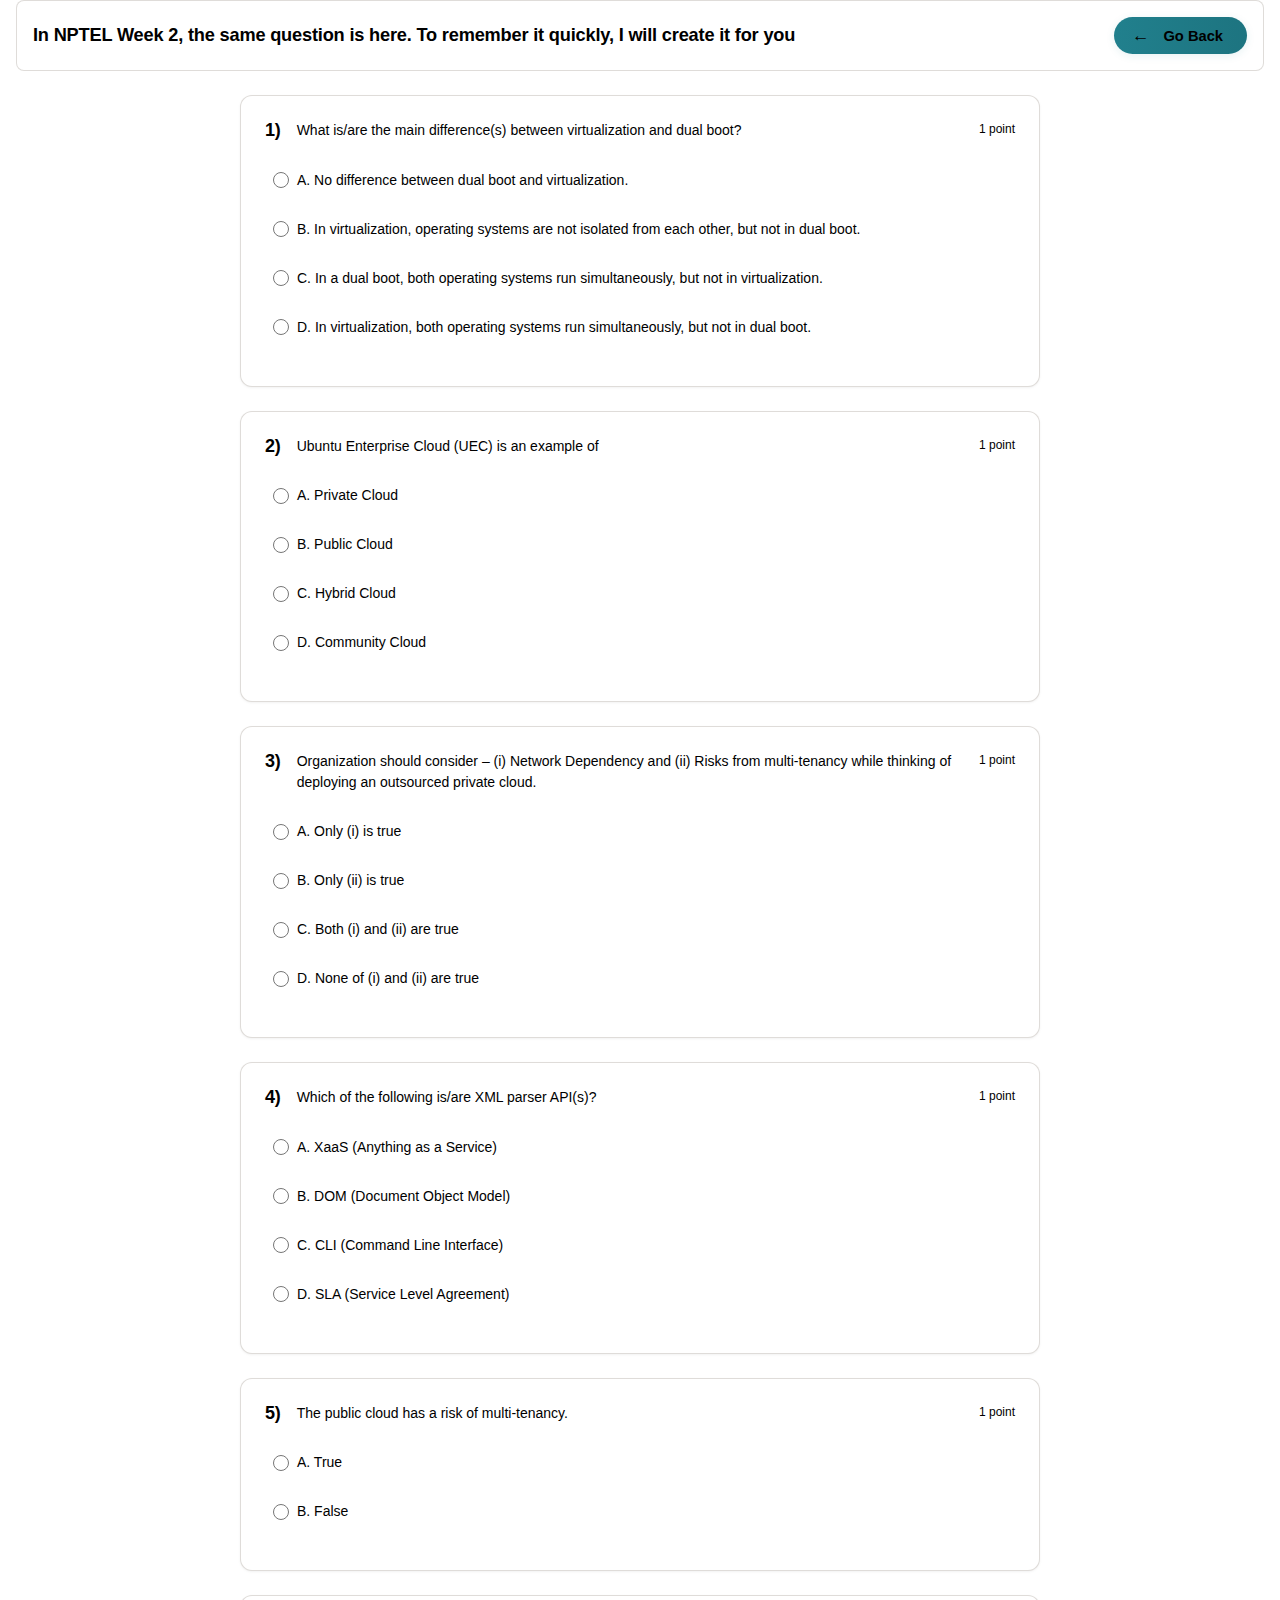
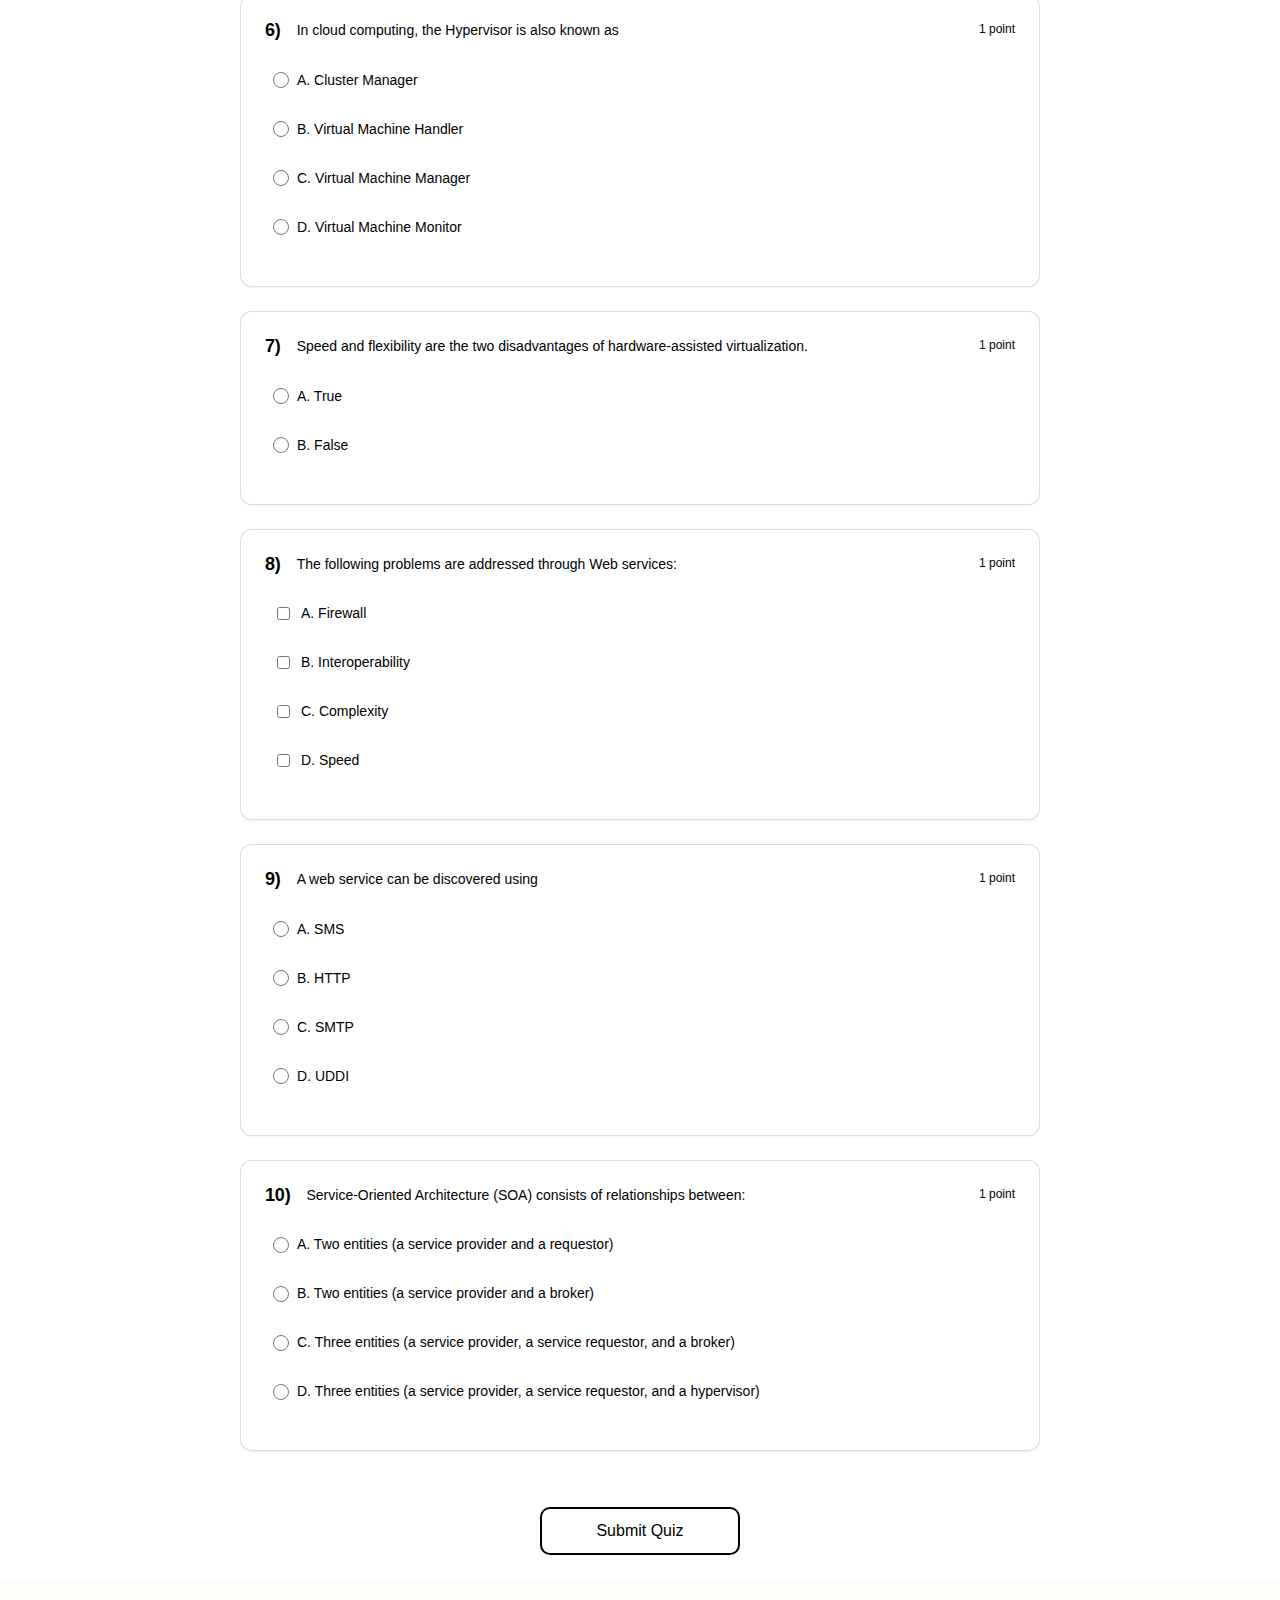
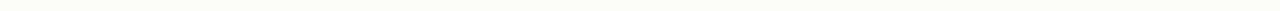
<file: week2/week2.html>
<!-- Toast Popup for Incomplete Submission -->
<div id="incomplete-toast" class="toast-popup hidden">
    <span class="toast-message">If you don’t answer all, your crush will marry someone else 💔😂</span>
    <button class="toast-close" id="toast-close">&times;</button>
</div>
<!DOCTYPE html>
<html lang="en">

<head>
    <meta charset="UTF-8">
    <meta name="viewport" content="width=device-width, initial-scale=1.0">
    <title>Cloud Computing Quiz</title>
    <link rel="stylesheet" href="../style.css">
</head>

<body>
    <div class="container">
        <header class="quiz-header header-flex">
            <h2>In NPTEL Week 2, the same question is here. To remember it quickly, I will create it for you</h2>
            <button onclick="window.location.href='../index.html';" class="go-back-btn">Go Back</button>
        </header>

        <div id="quiz-form" class="quiz-container">
            <!-- Question 1 -->
            <div class="question-block">
                <div class="question-header">
                    <h2 class="question-number">1)</h2>
                    <div class="question-content">
                        <p class="question-text">
                            What is/are the main difference(s) between virtualization and dual boot?
                        </p>
                        <span class="points">1 point</span>
                    </div>
                </div>

                <div class="options-container">
                    <div class="option">
                        <input type="radio" id="q1_a" name="question1" value="A">
                        <label for="q1_a">A. No difference between dual boot and virtualization.</label>
                    </div>
                    <div class="option">
                        <input type="radio" id="q1_b" name="question1" value="B">
                        <label for="q1_b">B. In virtualization, operating systems are not isolated from each other, but
                            not in dual
                            boot.</label>
                    </div>
                    <div class="option">
                        <input type="radio" id="q1_c" name="question1" value="C">
                        <label for="q1_c">C. In a dual boot, both operating systems run simultaneously, but not in
                            virtualization.</label>
                    </div>
                    <div class="option">
                        <input type="radio" id="q1_d" name="question1" value="D">
                        <label for="q1_d">D. In virtualization, both operating systems run simultaneously, but not in
                            dual
                            boot.</label>
                    </div>
                </div>
            </div>


            <!-- Question 2 -->
            <div class="question-block">
                <div class="question-header">
                    <h2 class="question-number">2)</h2>
                    <div class="question-content">
                        <p class="question-text">Ubuntu Enterprise Cloud (UEC) is an example of</p>
                        <span class="points">1 point</span>
                    </div>
                </div>

                <div class="options-container">
                    <div class="option">
                        <input type="radio" id="q2_a" name="question2" value="A">
                        <label for="q2_a">A. Private Cloud</label>
                    </div>
                    <div class="option">
                        <input type="radio" id="q2_b" name="question2" value="B">
                        <label for="q2_b">B. Public Cloud</label>
                    </div>
                    <div class="option">
                        <input type="radio" id="q2_c" name="question2" value="C">
                        <label for="q2_c">C. Hybrid Cloud</label>
                    </div>
                    <div class="option">
                        <input type="radio" id="q2_d" name="question2" value="D">
                        <label for="q2_d">D. Community Cloud</label>
                    </div>
                </div>
            </div>


            <!-- Question 3 -->
            <div class="question-block">
                <div class="question-header">
                    <h2 class="question-number">3)</h2>
                    <div class="question-content">
                        <p class="question-text">
                            Organization should consider – (i) Network Dependency and (ii) Risks from multi-tenancy
                            while thinking
                            of deploying an outsourced private cloud.
                        </p>
                        <span class="points">1 point</span>
                    </div>
                </div>

                <div class="options-container">
                    <div class="option">
                        <input type="radio" id="q3_a" name="question3" value="A">
                        <label for="q3_a">A. Only (i) is true</label>
                    </div>
                    <div class="option">
                        <input type="radio" id="q3_b" name="question3" value="B">
                        <label for="q3_b">B. Only (ii) is true</label>
                    </div>
                    <div class="option">
                        <input type="radio" id="q3_c" name="question3" value="C">
                        <label for="q3_c">C. Both (i) and (ii) are true</label>
                    </div>
                    <div class="option">
                        <input type="radio" id="q3_d" name="question3" value="D">
                        <label for="q3_d">D. None of (i) and (ii) are true</label>
                    </div>
                </div>
            </div>


            <!-- Question 4 -->
            <div class="question-block">
                <div class="question-header">
                    <h2 class="question-number">4)</h2>
                    <div class="question-content">
                        <p class="question-text">
                            Which of the following is/are XML parser API(s)?
                        </p>
                        <span class="points">1 point</span>
                    </div>
                </div>

                <div class="options-container">
                    <div class="option">
                        <input type="radio" id="q4_a" name="question4" value="A">
                        <label for="q4_a">A. XaaS (Anything as a Service)</label>
                    </div>
                    <div class="option">
                        <input type="radio" id="q4_b" name="question4" value="B">
                        <label for="q4_b">B. DOM (Document Object Model)</label>
                    </div>
                    <div class="option">
                        <input type="radio" id="q4_c" name="question4" value="C">
                        <label for="q4_c">C. CLI (Command Line Interface)</label>
                    </div>
                    <div class="option">
                        <input type="radio" id="q4_d" name="question4" value="D">
                        <label for="q4_d">D. SLA (Service Level Agreement)</label>
                    </div>
                </div>
            </div>

            <!-- Question 5 -->
            <div class="question-block">
                <div class="question-header">
                    <h2 class="question-number">5)</h2>
                    <div class="question-content">
                        <p class="question-text">
                            The public cloud has a risk of multi-tenancy.
                        </p>
                        <span class="points">1 point</span>
                    </div>
                </div>

                <div class="options-container">
                    <div class="option">
                        <input type="radio" id="q5_a" name="question5" value="A">
                        <label for="q5_a">A. True</label>
                    </div>
                    <div class="option">
                        <input type="radio" id="q5_b" name="question5" value="B">
                        <label for="q5_b">B. False</label>
                    </div>
                </div>
            </div>


            <!-- Question 6 -->
            <div class="question-block">
                <div class="question-header">
                    <h2 class="question-number">6)</h2>
                    <div class="question-content">
                        <p class="question-text">
                            In cloud computing, the Hypervisor is also known as
                        </p>
                        <span class="points">1 point</span>
                    </div>
                </div>

                <div class="options-container">
                    <div class="option">
                        <input type="radio" id="q6_a" name="question6" value="A">
                        <label for="q6_a">A. Cluster Manager</label>
                    </div>
                    <div class="option">
                        <input type="radio" id="q6_b" name="question6" value="B">
                        <label for="q6_b">B. Virtual Machine Handler</label>
                    </div>
                    <div class="option">
                        <input type="radio" id="q6_c" name="question6" value="C">
                        <label for="q6_c">C. Virtual Machine Manager</label>
                    </div>
                    <div class="option">
                        <input type="radio" id="q6_d" name="question6" value="D">
                        <label for="q6_d">D. Virtual Machine Monitor</label>
                    </div>
                </div>
            </div>


            <!-- Question 7 -->
            <div class="question-block">
                <div class="question-header">
                    <h2 class="question-number">7)</h2>
                    <div class="question-content">
                        <p class="question-text">
                            Speed and flexibility are the two disadvantages of hardware-assisted virtualization.
                        </p>
                        <span class="points">1 point</span>
                    </div>
                </div>

                <div class="options-container">
                    <div class="option">
                        <input type="radio" id="q7_a" name="question7" value="A">
                        <label for="q7_a">A. True</label>
                    </div>
                    <div class="option">
                        <input type="radio" id="q7_b" name="question7" value="B">
                        <label for="q7_b">B. False</label>
                    </div>
                </div>
            </div>


            <!-- Question 8 -->
            <div class="question-block">
                <div class="question-header">
                    <h2 class="question-number">8)</h2>
                    <div class="question-content">
                        <p class="question-text">
                            The following problems are addressed through Web services:
                        </p>
                        <span class="points">1 point</span>
                    </div>
                </div>

                <div class="options-container">
                    <div class="option">
                        <input type="checkbox" id="q8_a" name="question8" value="A">
                        <label for="q8_a">A. Firewall</label>
                    </div>
                    <div class="option">
                        <input type="checkbox" id="q8_b" name="question8" value="B">
                        <label for="q8_b">B. Interoperability</label>
                    </div>
                    <div class="option">
                        <input type="checkbox" id="q8_c" name="question8" value="C">
                        <label for="q8_c">C. Complexity</label>
                    </div>
                    <div class="option">
                        <input type="checkbox" id="q8_d" name="question8" value="D">
                        <label for="q8_d">D. Speed</label>
                    </div>
                </div>
            </div>


            <!-- Question 9 -->
            <div class="question-block">
                <div class="question-header">
                    <h2 class="question-number">9)</h2>
                    <div class="question-content">
                        <p class="question-text">
                            A web service can be discovered using
                        </p>
                        <span class="points">1 point</span>
                    </div>
                </div>

                <div class="options-container">
                    <div class="option">
                        <input type="radio" id="q9_a" name="question9" value="A">
                        <label for="q9_a">A. SMS</label>
                    </div>
                    <div class="option">
                        <input type="radio" id="q9_b" name="question9" value="B">
                        <label for="q9_b">B. HTTP</label>
                    </div>
                    <div class="option">
                        <input type="radio" id="q9_c" name="question9" value="C">
                        <label for="q9_c">C. SMTP</label>
                    </div>
                    <div class="option">
                        <input type="radio" id="q9_d" name="question9" value="D">
                        <label for="q9_d">D. UDDI</label>
                    </div>
                </div>
            </div>


            <!-- Question 10 -->
            <div class="question-block">
                <div class="question-header">
                    <h2 class="question-number">10)</h2>
                    <div class="question-content">
                        <p class="question-text">
                            Service-Oriented Architecture (SOA) consists of relationships between:
                        </p>
                        <span class="points">1 point</span>
                    </div>
                </div>

                <div class="options-container">
                    <div class="option">
                        <input type="radio" id="q10_a" name="question10" value="A">
                        <label for="q10_a">A. Two entities (a service provider and a requestor)</label>
                    </div>
                    <div class="option">
                        <input type="radio" id="q10_b" name="question10" value="B">
                        <label for="q10_b">B. Two entities (a service provider and a broker)</label>
                    </div>
                    <div class="option">
                        <input type="radio" id="q10_c" name="question10" value="C">
                        <label for="q10_c">C. Three entities (a service provider, a service requestor, and a
                            broker)</label>
                    </div>
                    <div class="option">
                        <input type="radio" id="q10_d" name="question10" value="D">
                        <label for="q10_d">D. Three entities (a service provider, a service requestor, and a
                            hypervisor)</label>
                    </div>
                </div>
            </div>


            <!-- Submit Button -->
            <div class="submit-section">
                <button type="button" id="submit-quiz" class="btn btn--primary btn--lg">Submit Quiz</button>
            </div>
        </div>

        <!-- Results Section (Hidden by default) -->
        <div id="results-container" class="results-container hidden">
            <div class="results-header">
                <h2>Quiz Results</h2>
                <div class="score-summary">
                    <div class="total-score">
                        <span class="score-text" id="score-text">0 out of 10</span>
                        <span class="percentage-text" id="percentage-text">(0%)</span>
                    </div>
                </div>
            </div>

            <div class="results-breakdown" id="results-breakdown">
                <!-- Detailed results will be populated here -->
            </div>

            <div class="retake-section">
                <button type="button" id="retake-quiz" class="btn btn--secondary btn--lg">Retake Quiz</button>
            </div>
        </div>
    </div>

    <script src="app.js"></script>
</body>

</html>
</file>
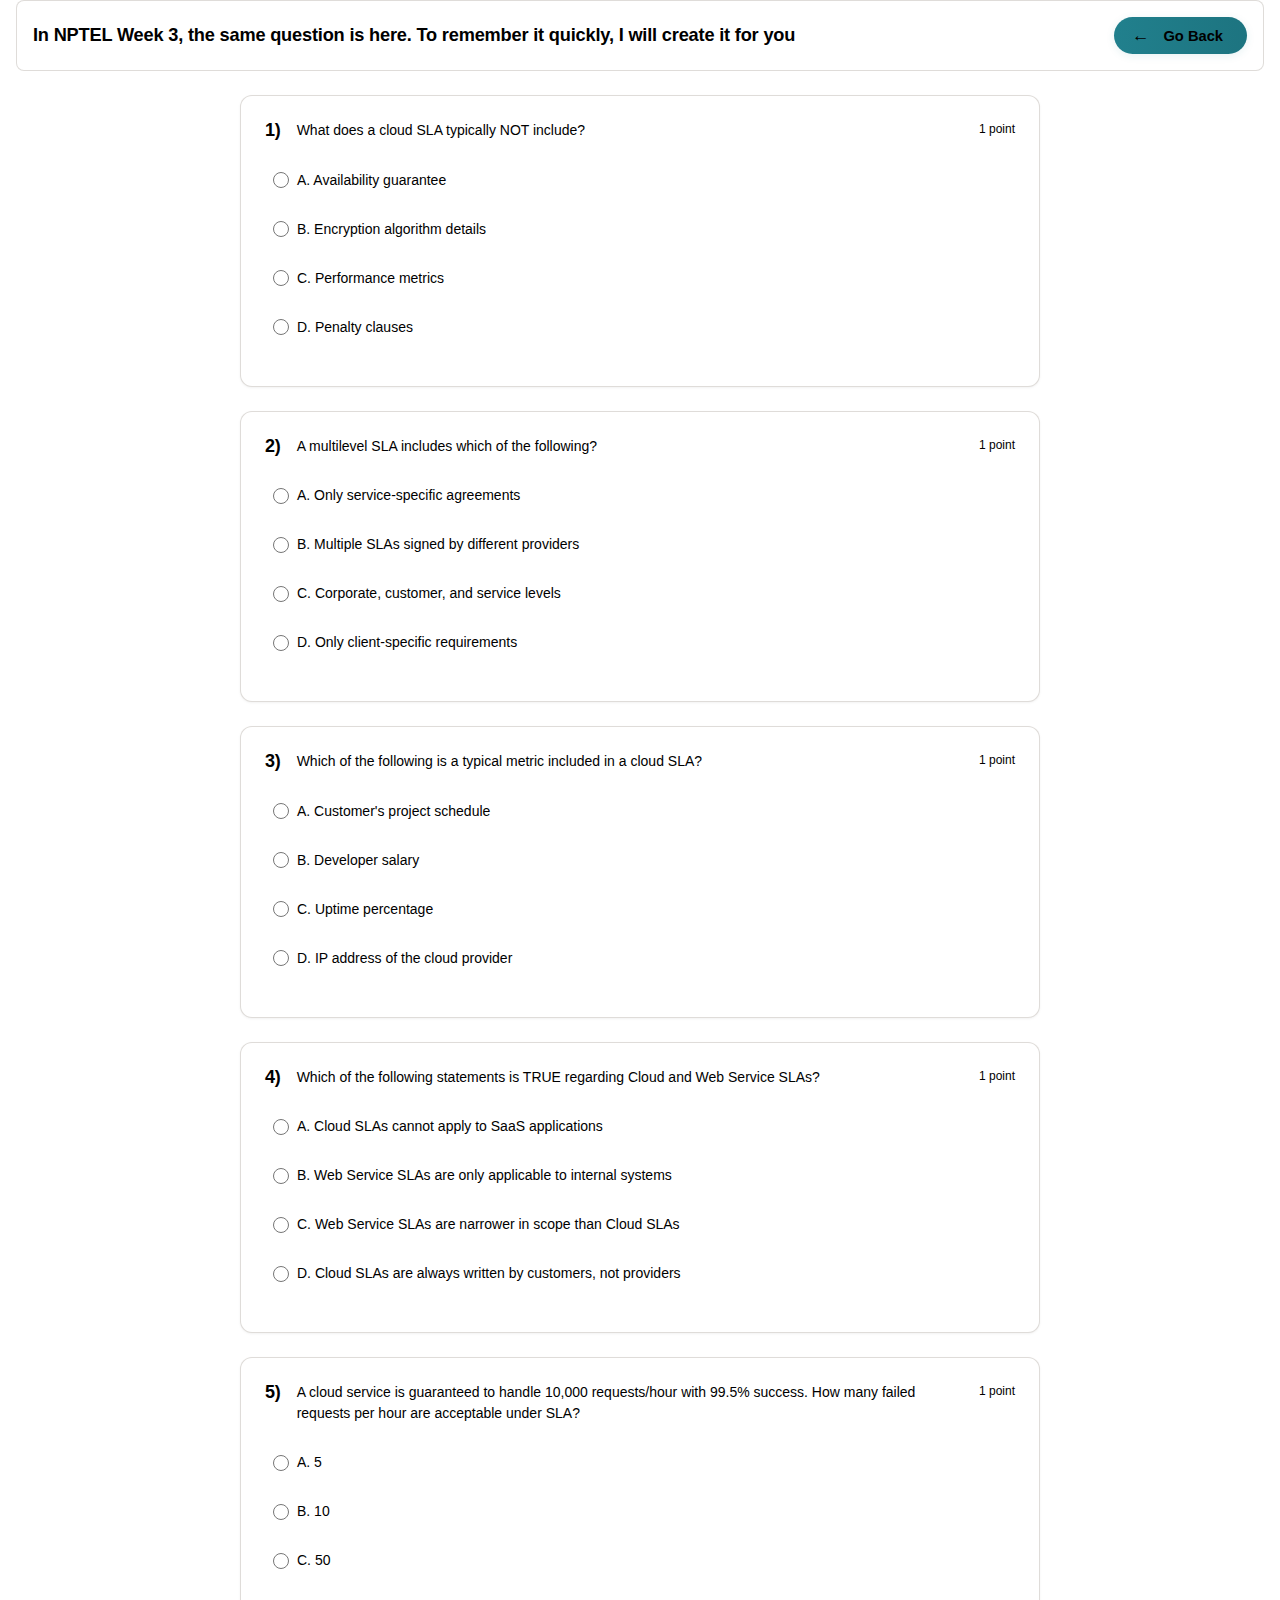
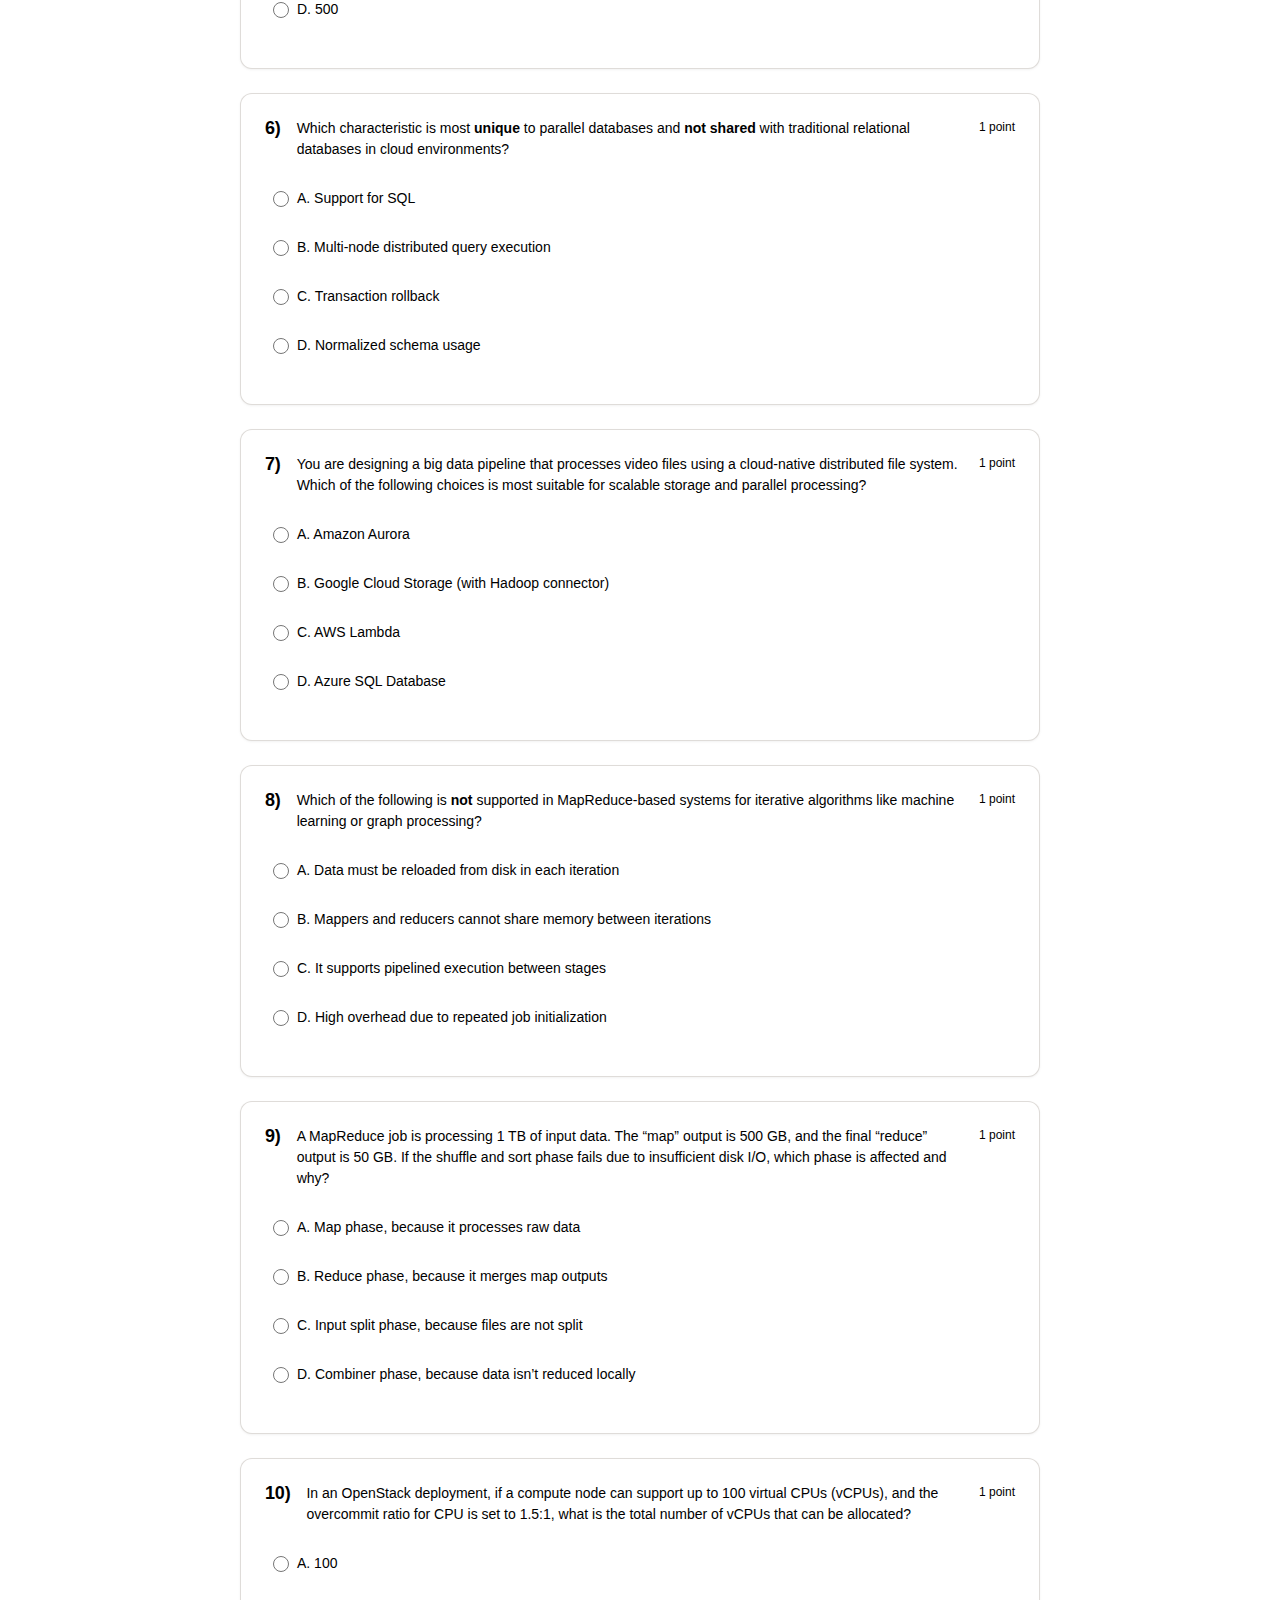
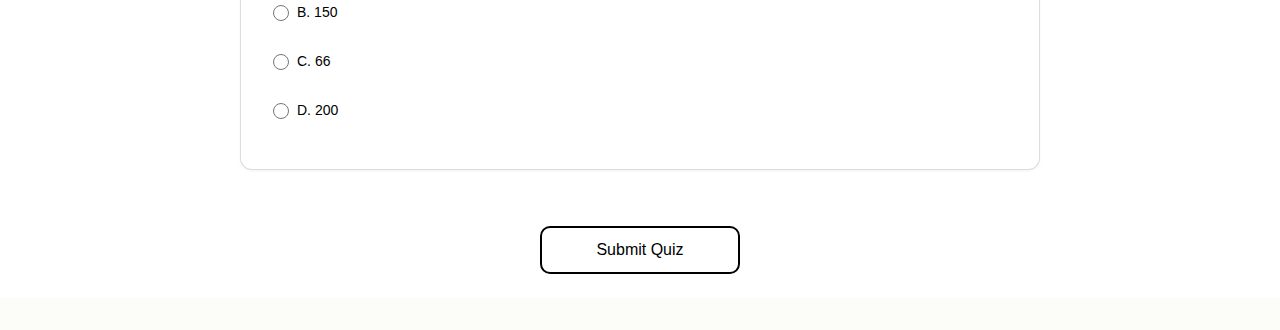
<file: week3/week3.html>
<!DOCTYPE html>
<html lang="en">

<head>
    <meta charset="UTF-8">
    <meta name="viewport" content="width=device-width, initial-scale=1.0">
    <title>Cloud Computing Quiz</title>
    <link rel="stylesheet" href="../style.css">
</head>

<body>
    <!-- Toast Popup for Incomplete Submission -->
    <div id="incomplete-toast" class="toast-popup hidden">
        <span class="toast-message">If you don’t answer all, your crush will marry someone else 💔😂</span>
        <button class="toast-close" id="toast-close">&times;</button>
    </div>

    <div class="container">
        <header class="quiz-header header-flex">
            <h2>In NPTEL Week 3, the same question is here. To remember it quickly, I will create it for you</h2>
            <button onclick="window.location.href='../index.html';" class="go-back-btn">Go Back</button>
        </header>

        <form id="quiz-form" class="quiz-container">
            <!-- Question 1 -->
            <div class="question-block">
                <div class="question-header">
                    <h2 class="question-number">1)</h2>
                    <div class="question-content">
                        <p class="question-text">What does a cloud SLA typically NOT include?</p>
                        <span class="points">1 point</span>
                    </div>
                </div>

                <div class="options-container">
                    <div class="option">
                        <input type="radio" id="q1_a" name="question1" value="A">
                        <label for="q1_a">A. Availability guarantee</label>
                    </div>
                    <div class="option">
                        <input type="radio" id="q1_b" name="question1" value="B">
                        <label for="q1_b">B. Encryption algorithm details</label>
                    </div>
                    <div class="option">
                        <input type="radio" id="q1_c" name="question1" value="C">
                        <label for="q1_c">C. Performance metrics</label>
                    </div>
                    <div class="option">
                        <input type="radio" id="q1_d" name="question1" value="D">
                        <label for="q1_d">D. Penalty clauses</label>
                    </div>
                </div>
            </div>

            <!-- Question 2 -->
            <div class="question-block">
                <div class="question-header">
                    <h2 class="question-number">2)</h2>
                    <div class="question-content">
                        <p class="question-text">A multilevel SLA includes which of the following?</p>
                        <span class="points">1 point</span>
                    </div>
                </div>

                <div class="options-container">
                    <div class="option">
                        <input type="radio" id="q2_a" name="question2" value="A">
                        <label for="q2_a">A. Only service-specific agreements</label>
                    </div>
                    <div class="option">
                        <input type="radio" id="q2_b" name="question2" value="B">
                        <label for="q2_b">B. Multiple SLAs signed by different providers</label>
                    </div>
                    <div class="option">
                        <input type="radio" id="q2_c" name="question2" value="C">
                        <label for="q2_c">C. Corporate, customer, and service levels</label>
                    </div>
                    <div class="option">
                        <input type="radio" id="q2_d" name="question2" value="D">
                        <label for="q2_d">D. Only client-specific requirements</label>
                    </div>
                </div>
            </div>

            <!-- Question 3 -->
            <div class="question-block">
                <div class="question-header">
                    <h2 class="question-number">3)</h2>
                    <div class="question-content">
                        <p class="question-text">Which of the following is a typical metric included in a cloud SLA?</p>
                        <span class="points">1 point</span>
                    </div>
                </div>

                <div class="options-container">
                    <div class="option">
                        <input type="radio" id="q3_a" name="question3" value="A">
                        <label for="q3_a">A. Customer's project schedule</label>
                    </div>
                    <div class="option">
                        <input type="radio" id="q3_b" name="question3" value="B">
                        <label for="q3_b">B. Developer salary</label>
                    </div>
                    <div class="option">
                        <input type="radio" id="q3_c" name="question3" value="C">
                        <label for="q3_c">C. Uptime percentage</label>
                    </div>
                    <div class="option">
                        <input type="radio" id="q3_d" name="question3" value="D">
                        <label for="q3_d">D. IP address of the cloud provider</label>
                    </div>
                </div>
            </div>

            <!-- Question 4 -->
            <div class="question-block">
                <div class="question-header">
                    <h2 class="question-number">4)</h2>
                    <div class="question-content">
                        <p class="question-text">Which of the following statements is TRUE regarding Cloud and Web
                            Service SLAs?</p>
                        <span class="points">1 point</span>
                    </div>
                </div>

                <div class="options-container">
                    <div class="option">
                        <input type="radio" id="q4_a" name="question4" value="A">
                        <label for="q4_a">A. Cloud SLAs cannot apply to SaaS applications</label>
                    </div>
                    <div class="option">
                        <input type="radio" id="q4_b" name="question4" value="B">
                        <label for="q4_b">B. Web Service SLAs are only applicable to internal systems</label>
                    </div>
                    <div class="option">
                        <input type="radio" id="q4_c" name="question4" value="C">
                        <label for="q4_c">C. Web Service SLAs are narrower in scope than Cloud SLAs</label>
                    </div>
                    <div class="option">
                        <input type="radio" id="q4_d" name="question4" value="D">
                        <label for="q4_d">D. Cloud SLAs are always written by customers, not providers</label>
                    </div>
                </div>
            </div>

            <!-- Question 5 -->
            <div class="question-block">
                <div class="question-header">
                    <h2 class="question-number">5)</h2>
                    <div class="question-content">
                        <p class="question-text">A cloud service is guaranteed to handle 10,000 requests/hour with 99.5%
                            success. How many failed requests per hour are acceptable under SLA?</p>
                        <span class="points">1 point</span>
                    </div>
                </div>

                <div class="options-container">
                    <div class="option">
                        <input type="radio" id="q5_a" name="question5" value="A">
                        <label for="q5_a">A. 5</label>
                    </div>
                    <div class="option">
                        <input type="radio" id="q5_b" name="question5" value="B">
                        <label for="q5_b">B. 10</label>
                    </div>
                    <div class="option">
                        <input type="radio" id="q5_c" name="question5" value="C">
                        <label for="q5_c">C. 50</label>
                    </div>
                    <div class="option">
                        <input type="radio" id="q5_d" name="question5" value="D">
                        <label for="q5_d">D. 500</label>
                    </div>
                </div>
            </div>

            <!-- Question 6 -->
            <div class="question-block">
                <div class="question-header">
                    <h2 class="question-number">6)</h2>
                    <div class="question-content">
                        <p class="question-text">Which characteristic is most <b>unique</b> to parallel databases and
                            <b>not shared</b> with traditional relational databases in cloud environments?</p>
                        <span class="points">1 point</span>
                    </div>
                </div>

                <div class="options-container">
                    <div class="option">
                        <input type="radio" id="q6_a" name="question6" value="A">
                        <label for="q6_a">A. Support for SQL</label>
                    </div>
                    <div class="option">
                        <input type="radio" id="q6_b" name="question6" value="B">
                        <label for="q6_b">B. Multi-node distributed query execution</label>
                    </div>
                    <div class="option">
                        <input type="radio" id="q6_c" name="question6" value="C">
                        <label for="q6_c">C. Transaction rollback</label>
                    </div>
                    <div class="option">
                        <input type="radio" id="q6_d" name="question6" value="D">
                        <label for="q6_d">D. Normalized schema usage</label>
                    </div>
                </div>
            </div>

            <!-- Question 7 -->
            <div class="question-block">
                <div class="question-header">
                    <h2 class="question-number">7)</h2>
                    <div class="question-content">
                        <p class="question-text">You are designing a big data pipeline that processes video files using
                            a cloud-native distributed file system. Which of the following choices is most suitable for
                            scalable storage and parallel processing?</p>
                        <span class="points">1 point</span>
                    </div>
                </div>

                <div class="options-container">
                    <div class="option">
                        <input type="radio" id="q7_a" name="question7" value="A">
                        <label for="q7_a">A. Amazon Aurora</label>
                    </div>
                    <div class="option">
                        <input type="radio" id="q7_b" name="question7" value="B">
                        <label for="q7_b">B. Google Cloud Storage (with Hadoop connector)</label>
                    </div>
                    <div class="option">
                        <input type="radio" id="q7_c" name="question7" value="C">
                        <label for="q7_c">C. AWS Lambda</label>
                    </div>
                    <div class="option">
                        <input type="radio" id="q7_d" name="question7" value="D">
                        <label for="q7_d">D. Azure SQL Database</label>
                    </div>
                </div>
            </div>

            <!-- Question 8 -->
            <div class="question-block">
                <div class="question-header">
                    <h2 class="question-number">8)</h2>
                    <div class="question-content">
                        <p class="question-text">Which of the following is <b>not</b> supported in MapReduce-based
                            systems for iterative algorithms like machine learning or graph processing?</p>
                        <span class="points">1 point</span>
                    </div>
                </div>

                <div class="options-container">
                    <div class="option">
                        <input type="radio" id="q8_a" name="question8" value="A">
                        <label for="q8_a">A. Data must be reloaded from disk in each iteration</label>
                    </div>
                    <div class="option">
                        <input type="radio" id="q8_b" name="question8" value="B">
                        <label for="q8_b">B. Mappers and reducers cannot share memory between iterations</label>
                    </div>
                    <div class="option">
                        <input type="radio" id="q8_c" name="question8" value="C">
                        <label for="q8_c">C. It supports pipelined execution between stages</label>
                    </div>
                    <div class="option">
                        <input type="radio" id="q8_d" name="question8" value="D">
                        <label for="q8_d">D. High overhead due to repeated job initialization</label>
                    </div>
                </div>
            </div>

            <!-- Question 9 -->
            <div class="question-block">
                <div class="question-header">
                    <h2 class="question-number">9)</h2>
                    <div class="question-content">
                        <p class="question-text">A MapReduce job is processing 1 TB of input data. The “map” output is
                            500 GB, and the final “reduce” output is 50 GB. If the shuffle and sort phase fails due to
                            insufficient disk I/O, which phase is affected and why?</p>
                        <span class="points">1 point</span>
                    </div>
                </div>

                <div class="options-container">
                    <div class="option">
                        <input type="radio" id="q9_a" name="question9" value="A">
                        <label for="q9_a">A. Map phase, because it processes raw data</label>
                    </div>
                    <div class="option">
                        <input type="radio" id="q9_b" name="question9" value="B">
                        <label for="q9_b">B. Reduce phase, because it merges map outputs</label>
                    </div>
                    <div class="option">
                        <input type="radio" id="q9_c" name="question9" value="C">
                        <label for="q9_c">C. Input split phase, because files are not split</label>
                    </div>
                    <div class="option">
                        <input type="radio" id="q9_d" name="question9" value="D">
                        <label for="q9_d">D. Combiner phase, because data isn’t reduced locally</label>
                    </div>
                </div>
            </div>

            <!-- Question 10 -->
            <div class="question-block">
                <div class="question-header">
                    <h2 class="question-number">10)</h2>
                    <div class="question-content">
                        <p class="question-text">In an OpenStack deployment, if a compute node can support up to 100
                            virtual CPUs (vCPUs), and the overcommit ratio for CPU is set to 1.5:1, what is the total
                            number of vCPUs that can be allocated?</p>
                        <span class="points">1 point</span>
                    </div>
                </div>

                <div class="options-container">
                    <div class="option">
                        <input type="radio" id="q10_a" name="question10" value="A">
                        <label for="q10_a">A. 100</label>
                    </div>
                    <div class="option">
                        <input type="radio" id="q10_b" name="question10" value="B">
                        <label for="q10_b">B. 150</label>
                    </div>
                    <div class="option">
                        <input type="radio" id="q10_c" name="question10" value="C">
                        <label for="q10_c">C. 66</label>
                    </div>
                    <div class="option">
                        <input type="radio" id="q10_d" name="question10" value="D">
                        <label for="q10_d">D. 200</label>
                    </div>
                </div>
            </div>

            <!-- Submit Button -->
            <div class="submit-section">
                <button type="button" id="submit-quiz" class="btn btn--primary btn--lg">Submit Quiz</button>
            </div>

        </form>

        <!-- Results Section (Hidden by default) -->
        <div id="results-container" class="results-container hidden">
            <div class="results-header">
                <h2>Quiz Results</h2>
                <div class="score-summary">
                    <div class="total-score">
                        <span class="score-text" id="score-text">0 out of 10</span>
                        <span class="percentage-text" id="percentage-text">(0%)</span>
                    </div>
                </div>
            </div>

            <div class="results-breakdown" id="results-breakdown">
                <!-- Detailed results will be populated here -->
            </div>

            <div class="retake-section">
                <button type="button" id="retake-quiz" class="btn btn--secondary btn--lg">Retake Quiz</button>
            </div>
        </div>

    </div>

    <script src="app.js"></script>
</body>

</html>
</file>
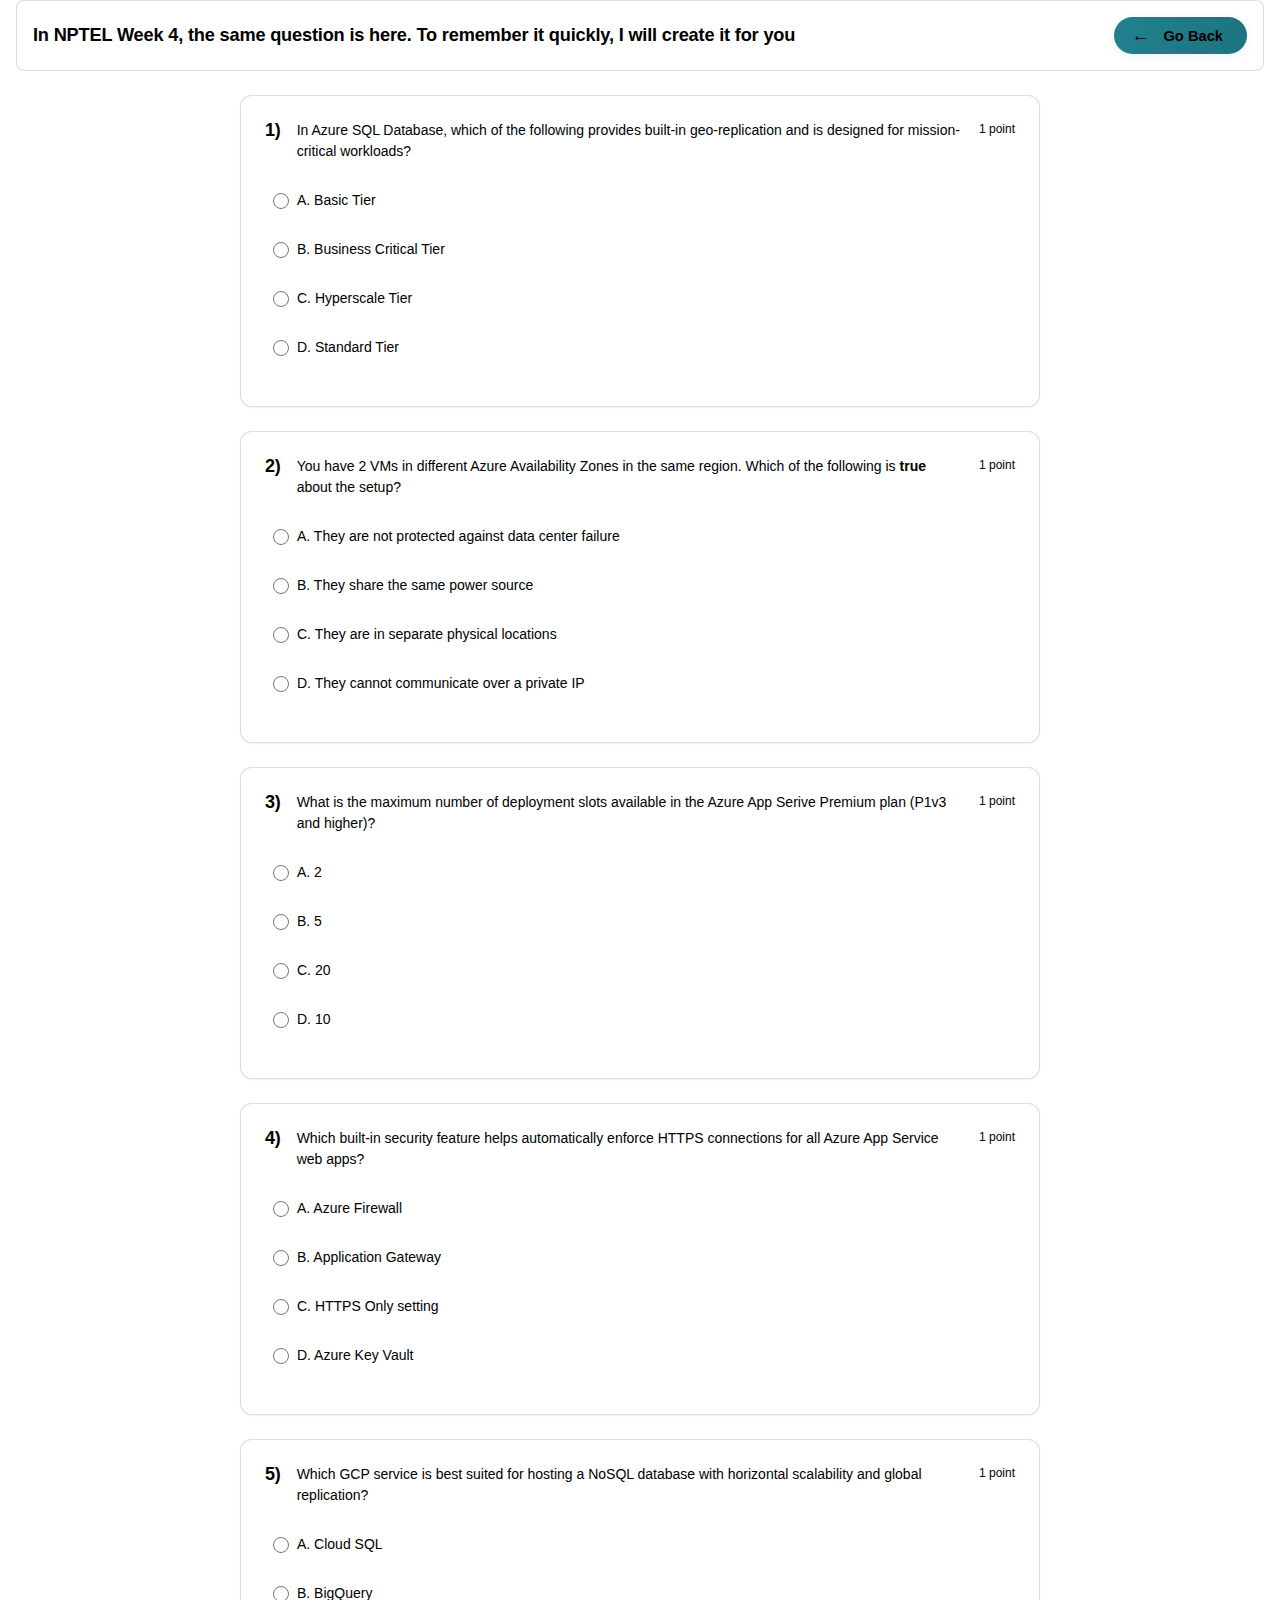
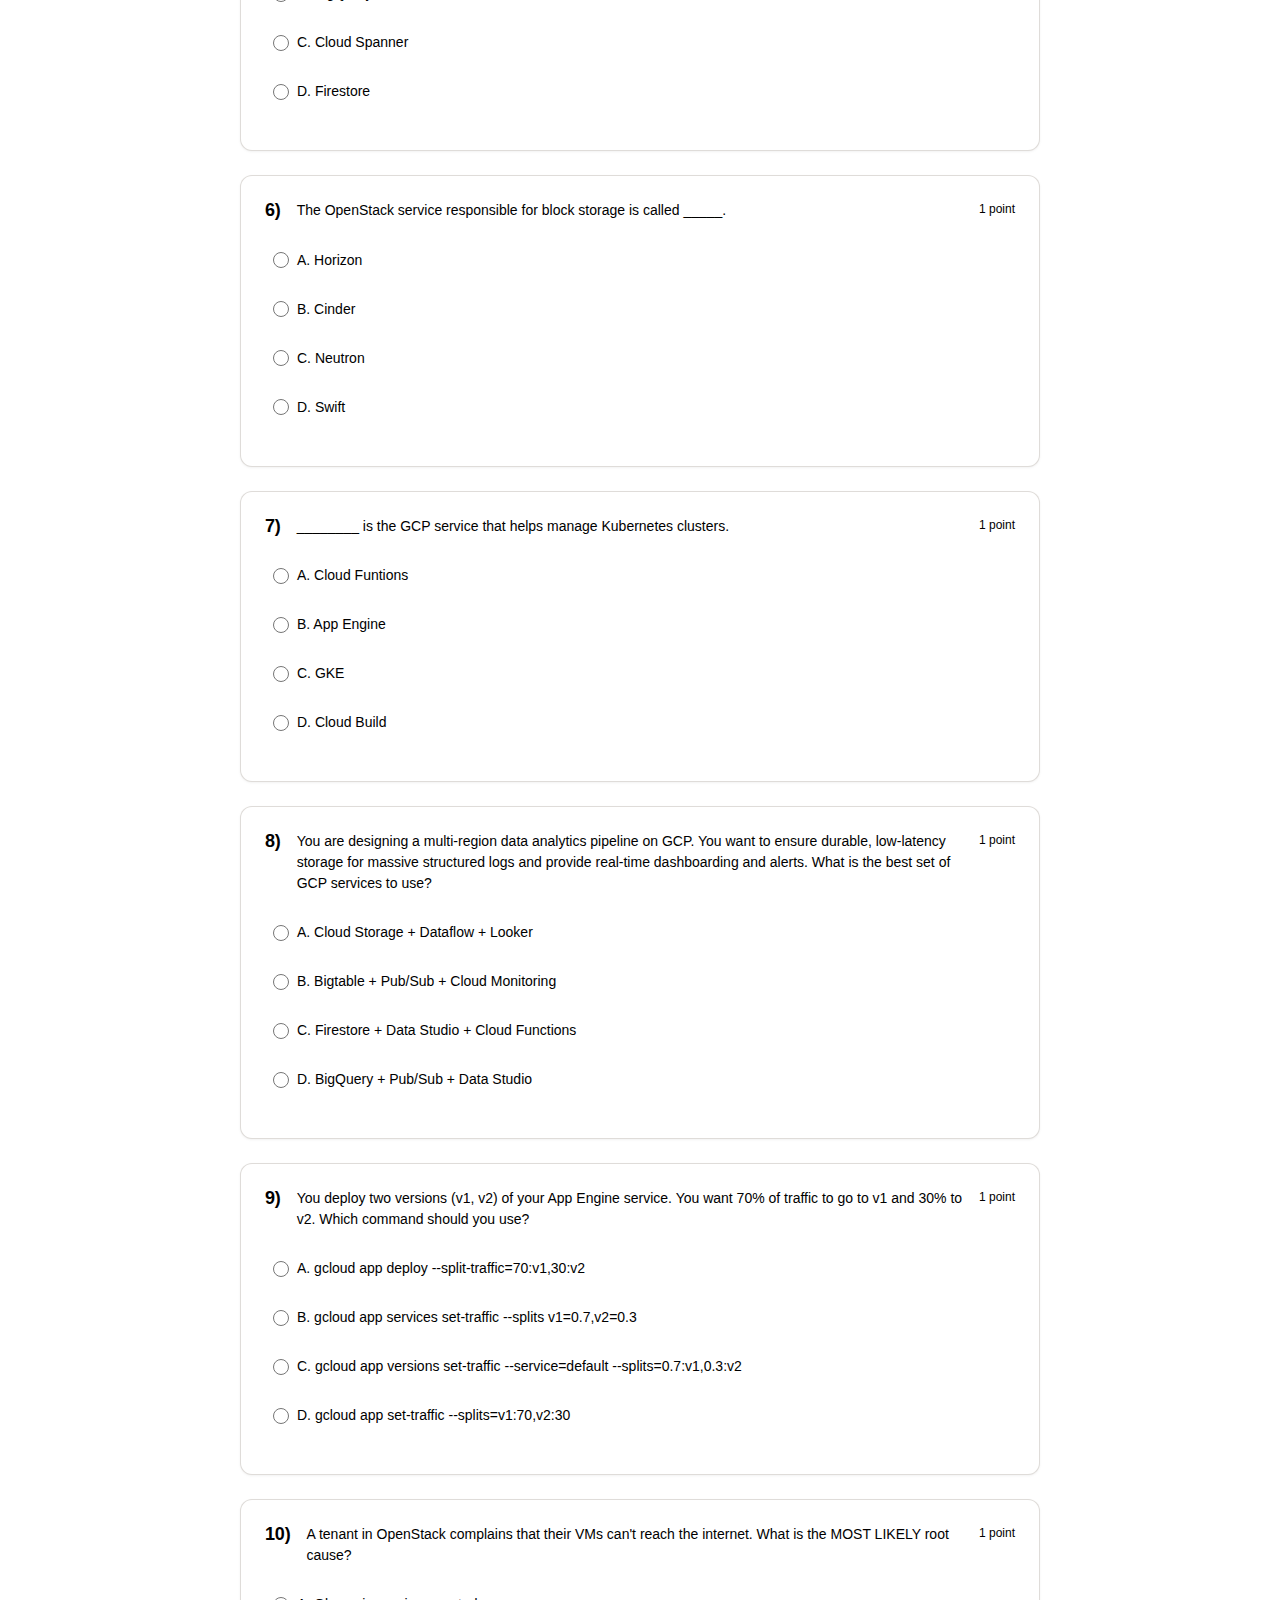
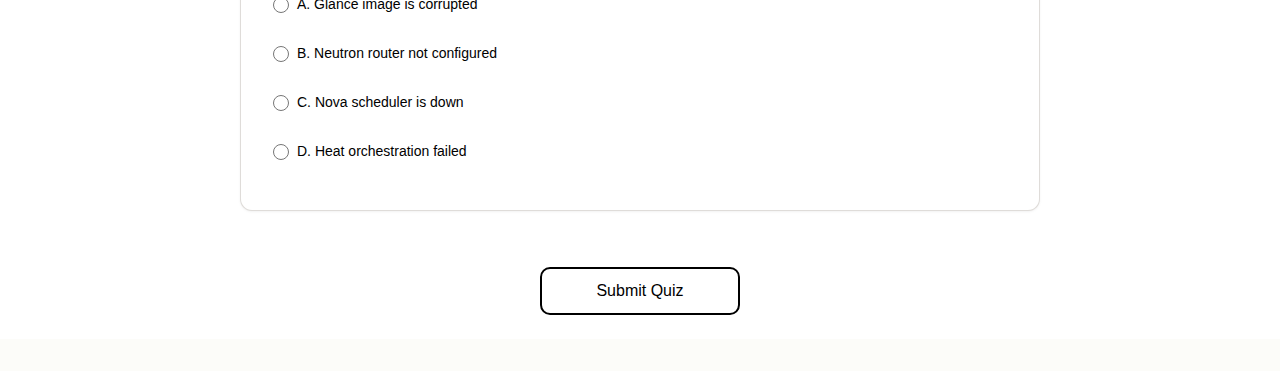
<file: week4/week4.html>
<!DOCTYPE html>
<html lang="en">

<head>
    <meta charset="UTF-8">
    <meta name="viewport" content="width=device-width, initial-scale=1.0">
    <title>Cloud Computing Quiz</title>
    <link rel="stylesheet" href="../style.css">
</head>

<body>
    <!-- Toast Popup for Incomplete Submission -->
    <div id="incomplete-toast" class="toast-popup hidden">
        <span class="toast-message">If you don’t answer all, your crush will marry someone else 💔😂</span>
        <button class="toast-close" id="toast-close">&times;</button>
    </div>

    <div class="container">
        <header class="quiz-header header-flex">
            <h2>In NPTEL Week 4, the same question is here. To remember it quickly, I will create it for you</h2>
            <button onclick="window.location.href='../index.html';" class="go-back-btn">Go Back</button>
        </header>

        <form id="quiz-form" class="quiz-container">
            <!-- Question 1 -->
            <div class="question-block">
                <div class="question-header">
                    <h2 class="question-number">1)</h2>
                    <div class="question-content">
                        <p class="question-text">In Azure SQL Database, which of the following provides built-in
                            geo-replication
                            and is designed for mission-critical workloads?
                        </p>
                        <span class="points">1 point</span>
                    </div>
                </div>

                <div class="options-container">
                    <div class="option">
                        <input type="radio" id="q1_a" name="question1" value="A">
                        <label for="q1_a">A. Basic Tier</label>
                    </div>
                    <div class="option">
                        <input type="radio" id="q1_b" name="question1" value="B">
                        <label for="q1_b">B. Business Critical Tier</label>
                    </div>
                    <div class="option">
                        <input type="radio" id="q1_c" name="question1" value="C">
                        <label for="q1_c">C. Hyperscale Tier</label>
                    </div>
                    <div class="option">
                        <input type="radio" id="q1_d" name="question1" value="D">
                        <label for="q1_d">D. Standard Tier</label>
                    </div>
                </div>
            </div>

            <!-- Question 2 -->
            <div class="question-block">
                <div class="question-header">
                    <h2 class="question-number">2)</h2>
                    <div class="question-content">
                        <p class="question-text">You have 2 VMs in different Azure Availability Zones in the same
                            region.
                            Which of the following is <b>true</b> about the setup?
                        </p>
                        <span class="points">1 point</span>
                    </div>
                </div>

                <div class="options-container">
                    <div class="option">
                        <input type="radio" id="q2_a" name="question2" value="A">
                        <label for="q2_a">A. They are not protected against data center failure</label>
                    </div>
                    <div class="option">
                        <input type="radio" id="q2_b" name="question2" value="B">
                        <label for="q2_b">B. They share the same power source</label>
                    </div>
                    <div class="option">
                        <input type="radio" id="q2_c" name="question2" value="C">
                        <label for="q2_c">C. They are in separate physical locations</label>
                    </div>
                    <div class="option">
                        <input type="radio" id="q2_d" name="question2" value="D">
                        <label for="q2_d">D. They cannot communicate over a private IP</label>
                    </div>
                </div>
            </div>

            <!-- Question 3 -->
            <div class="question-block">
                <div class="question-header">
                    <h2 class="question-number">3)</h2>
                    <div class="question-content">
                        <p class="question-text">What is the maximum number of deployment slots available in the Azure
                            App Serive Premium plan (P1v3 and higher)?</p>
                        <span class="points">1 point</span>
                    </div>
                </div>

                <div class="options-container">
                    <div class="option">
                        <input type="radio" id="q3_a" name="question3" value="A">
                        <label for="q3_a">A. 2</label>
                    </div>
                    <div class="option">
                        <input type="radio" id="q3_b" name="question3" value="B">
                        <label for="q3_b">B. 5</label>
                    </div>
                    <div class="option">
                        <input type="radio" id="q3_c" name="question3" value="C">
                        <label for="q3_c">C. 20</label>
                    </div>
                    <div class="option">
                        <input type="radio" id="q3_d" name="question3" value="D">
                        <label for="q3_d">D. 10</label>
                    </div>
                </div>
            </div>

            <!-- Question 4 -->
            <div class="question-block">
                <div class="question-header">
                    <h2 class="question-number">4)</h2>
                    <div class="question-content">
                        <p class="question-text">Which built-in security feature helps automatically enforce HTTPS
                            connections for all Azure App Service web apps?</p>
                        <span class="points">1 point</span>
                    </div>
                </div>

                <div class="options-container">
                    <div class="option">
                        <input type="radio" id="q4_a" name="question4" value="A">
                        <label for="q4_a">A. Azure Firewall</label>
                    </div>
                    <div class="option">
                        <input type="radio" id="q4_b" name="question4" value="B">
                        <label for="q4_b">B. Application Gateway</label>
                    </div>
                    <div class="option">
                        <input type="radio" id="q4_c" name="question4" value="C">
                        <label for="q4_c">C. HTTPS Only setting</label>
                    </div>
                    <div class="option">
                        <input type="radio" id="q4_d" name="question4" value="D">
                        <label for="q4_d">D. Azure Key Vault</label>
                    </div>
                </div>
            </div>

            <!-- Question 5 -->
            <div class="question-block">
                <div class="question-header">
                    <h2 class="question-number">5)</h2>
                    <div class="question-content">
                        <p class="question-text">Which GCP service is best suited for hosting a NoSQL database with
                            horizontal scalability and global replication?</p>
                        <span class="points">1 point</span>
                    </div>
                </div>

                <div class="options-container">
                    <div class="option">
                        <input type="radio" id="q5_a" name="question5" value="A">
                        <label for="q5_a">A. Cloud SQL</label>
                    </div>
                    <div class="option">
                        <input type="radio" id="q5_b" name="question5" value="B">
                        <label for="q5_b">B. BigQuery</label>
                    </div>
                    <div class="option">
                        <input type="radio" id="q5_c" name="question5" value="C">
                        <label for="q5_c">C. Cloud Spanner</label>
                    </div>
                    <div class="option">
                        <input type="radio" id="q5_d" name="question5" value="D">
                        <label for="q5_d">D. Firestore</label>
                    </div>
                </div>
            </div>

            <!-- Question 6 -->
            <div class="question-block">
                <div class="question-header">
                    <h2 class="question-number">6)</h2>
                    <div class="question-content">
                        <p class="question-text">The OpenStack service responsible for block storage is called _____.
                        </p>
                        <span class="points">1 point</span>
                    </div>
                </div>

                <div class="options-container">
                    <div class="option">
                        <input type="radio" id="q6_a" name="question6" value="A">
                        <label for="q6_a">A. Horizon</label>
                    </div>
                    <div class="option">
                        <input type="radio" id="q6_b" name="question6" value="B">
                        <label for="q6_b">B. Cinder</label>
                    </div>
                    <div class="option">
                        <input type="radio" id="q6_c" name="question6" value="C">
                        <label for="q6_c">C. Neutron</label>
                    </div>
                    <div class="option">
                        <input type="radio" id="q6_d" name="question6" value="D">
                        <label for="q6_d">D. Swift</label>
                    </div>
                </div>
            </div>

            <!-- Question 7 -->
            <div class="question-block">
                <div class="question-header">
                    <h2 class="question-number">7)</h2>
                    <div class="question-content">
                        <p class="question-text">________ is the GCP service that helps manage Kubernetes clusters.</p>
                        <span class="points">1 point</span>
                    </div>
                </div>

                <div class="options-container">
                    <div class="option">
                        <input type="radio" id="q7_a" name="question7" value="A">
                        <label for="q7_a">A. Cloud Funtions</label>
                    </div>
                    <div class="option">
                        <input type="radio" id="q7_b" name="question7" value="B">
                        <label for="q7_b">B. App Engine</label>
                    </div>
                    <div class="option">
                        <input type="radio" id="q7_c" name="question7" value="C">
                        <label for="q7_c">C. GKE</label>
                    </div>
                    <div class="option">
                        <input type="radio" id="q7_d" name="question7" value="D">
                        <label for="q7_d">D. Cloud Build</label>
                    </div>
                </div>
            </div>

            <!-- Question 8 -->
            <div class="question-block">
                <div class="question-header">
                    <h2 class="question-number">8)</h2>
                    <div class="question-content">
                        <p class="question-text">
                            You are designing a multi-region data analytics pipeline on GCP. You want to ensure durable,
                            low-latency storage for massive structured logs and provide real-time dashboarding and
                            alerts.
                            What is the best set of GCP services to use?
                        </p>
                        <span class="points">1 point</span>
                    </div>
                </div>

                <div class="options-container">
                    <div class="option">
                        <input type="radio" id="q8_a" name="question8" value="A">
                        <label for="q8_a">A. Cloud Storage + Dataflow + Looker</label>
                    </div>
                    <div class="option">
                        <input type="radio" id="q8_b" name="question8" value="B">
                        <label for="q8_b">B. Bigtable + Pub/Sub + Cloud Monitoring</label>
                    </div>
                    <div class="option">
                        <input type="radio" id="q8_c" name="question8" value="C">
                        <label for="q8_c">C. Firestore + Data Studio + Cloud Functions</label>
                    </div>
                    <div class="option">
                        <input type="radio" id="q8_d" name="question8" value="D">
                        <label for="q8_d">D. BigQuery + Pub/Sub + Data Studio</label>
                    </div>
                </div>
            </div>


            <!-- Question 9 -->
            <div class="question-block">
                <div class="question-header">
                    <h2 class="question-number">9)</h2>
                    <div class="question-content">
                        <p class="question-text">
                            You deploy two versions (v1, v2) of your App Engine service. You want 70% of traffic to go
                            to v1 and 30% to v2.
                            Which command should you use?
                        </p>
                        <span class="points">1 point</span>
                    </div>
                </div>

                <div class="options-container">
                    <div class="option">
                        <input type="radio" id="q9a_a" name="question9" value="A">
                        <label for="q9a_a">A. gcloud app deploy --split-traffic=70:v1,30:v2</label>
                    </div>
                    <div class="option">
                        <input type="radio" id="q9a_b" name="question9" value="B">
                        <label for="q9a_b">B. gcloud app services set-traffic --splits v1=0.7,v2=0.3</label>
                    </div>
                    <div class="option">
                        <input type="radio" id="q9a_c" name="question9" value="C">
                        <label for="q9a_c">C. gcloud app versions set-traffic --service=default
                            --splits=0.7:v1,0.3:v2</label>
                    </div>
                    <div class="option">
                        <input type="radio" id="q9a_d" name="question9" value="D">
                        <label for="q9a_d">D. gcloud app set-traffic --splits=v1:70,v2:30</label>
                    </div>
                </div>
            </div>

            <!-- Question 10 -->
            <div class="question-block">
                <div class="question-header">
                    <h2 class="question-number">10)</h2>
                    <div class="question-content">
                        <p class="question-text">
                            A tenant in OpenStack complains that their VMs can't reach the internet.
                            What is the MOST LIKELY root cause?
                        </p>
                        <span class="points">1 point</span>
                    </div>
                </div>

                <div class="options-container">
                    <div class="option">
                        <input type="radio" id="q10_a" name="question10" value="A">
                        <label for="q10_a">A. Glance image is corrupted</label>
                    </div>
                    <div class="option">
                        <input type="radio" id="q10_b" name="question10" value="B">
                        <label for="q10_b">B. Neutron router not configured</label>
                    </div>
                    <div class="option">
                        <input type="radio" id="q10_c" name="question10" value="C">
                        <label for="q10_c">C. Nova scheduler is down</label>
                    </div>
                    <div class="option">
                        <input type="radio" id="q10_d" name="question10" value="D">
                        <label for="q10_d">D. Heat orchestration failed</label>
                    </div>
                    </div>
                </div>

<!-- Submit Button -->
<div class="submit-section">
    <button type="button" id="submit-quiz" class="btn btn--primary btn--lg">Submit Quiz</button>
</div>

</form>

<!-- Results Section (Hidden by default) -->
<div id="results-container" class="results-container hidden">
    <div class="results-header">
        <h2>Quiz Results</h2>
        <div class="score-summary">
            <div class="total-score">
                <span class="score-text" id="score-text">0 out of 10</span>
                <span class="percentage-text" id="percentage-text">(0%)</span>
            </div>
        </div>
    </div>

    <div class="results-breakdown" id="results-breakdown">
        <!-- Detailed results will be populated here -->
    </div>

    <div class="retake-section">
        <button type="button" id="retake-quiz" class="btn btn--secondary btn--lg">Retake Quiz</button>
    </div>
</div>

</div>

<script src="app.js"></script>
</body>

</html>
</file>
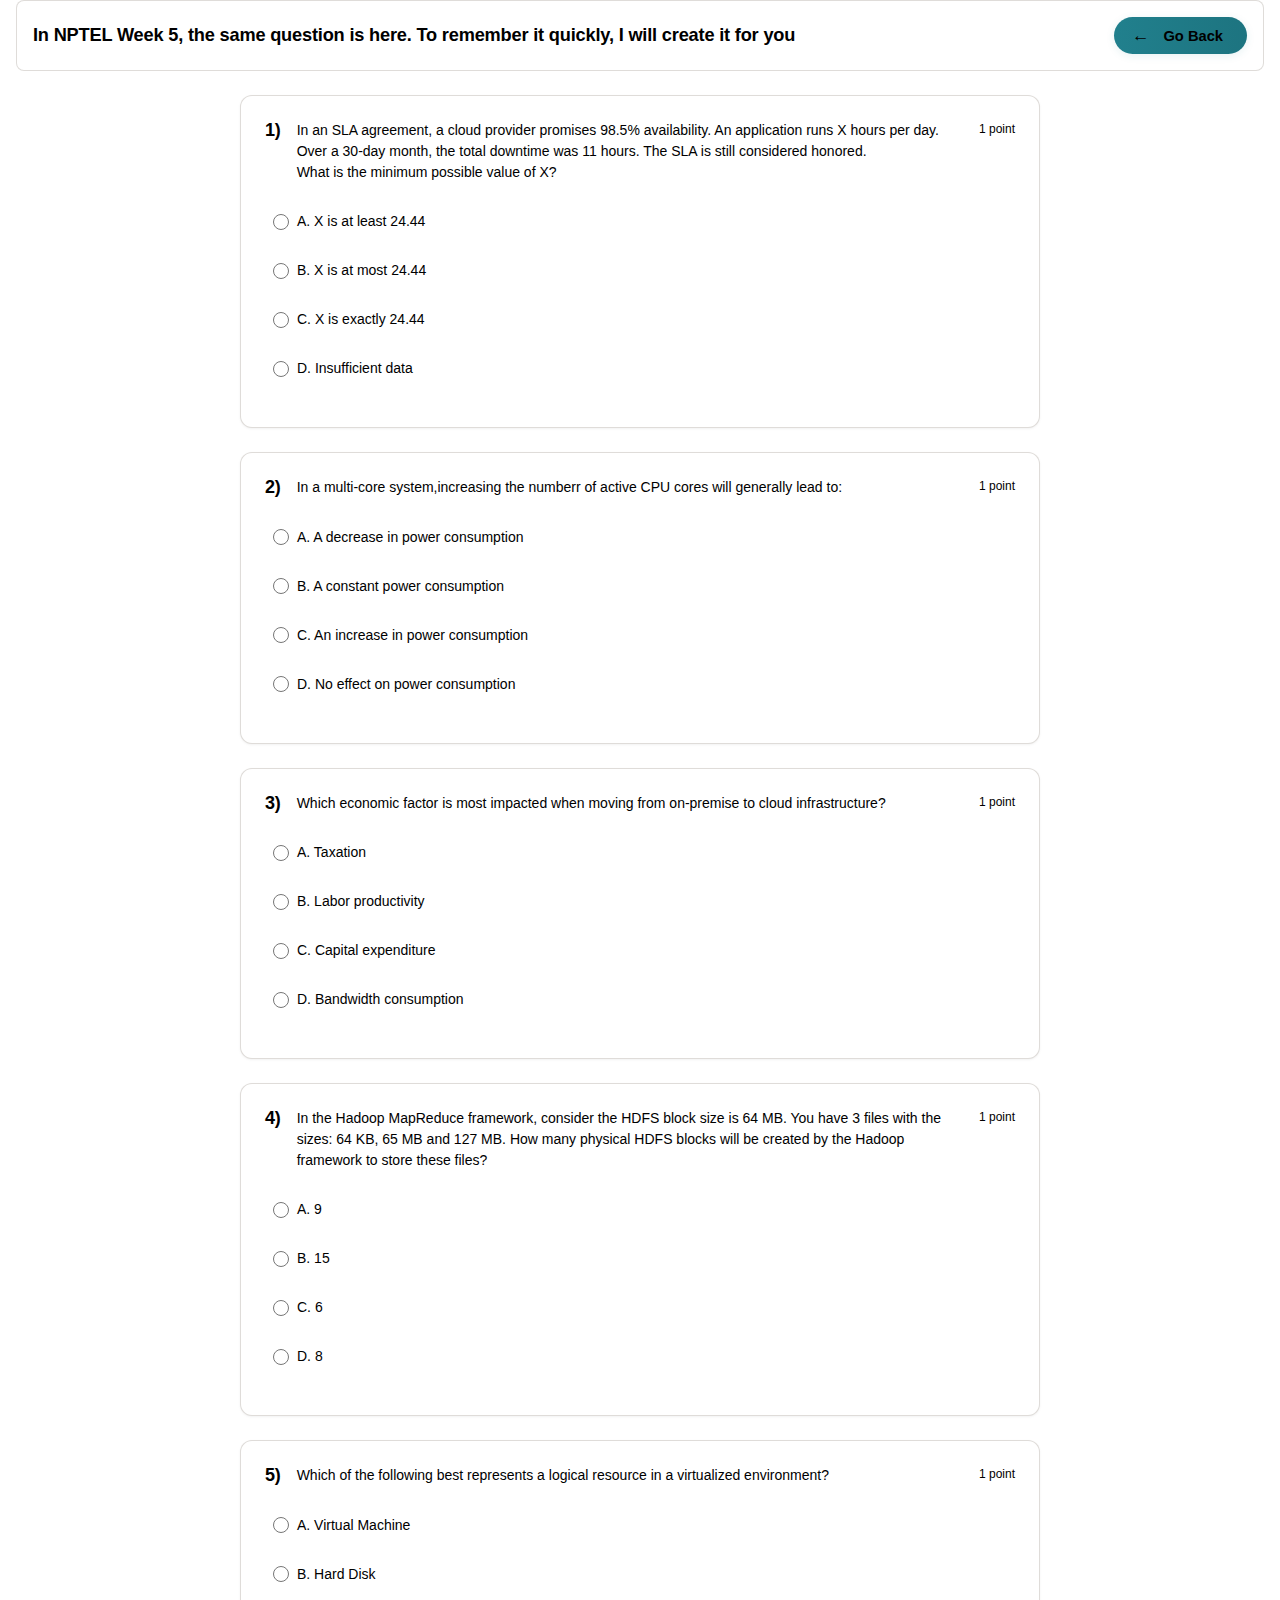
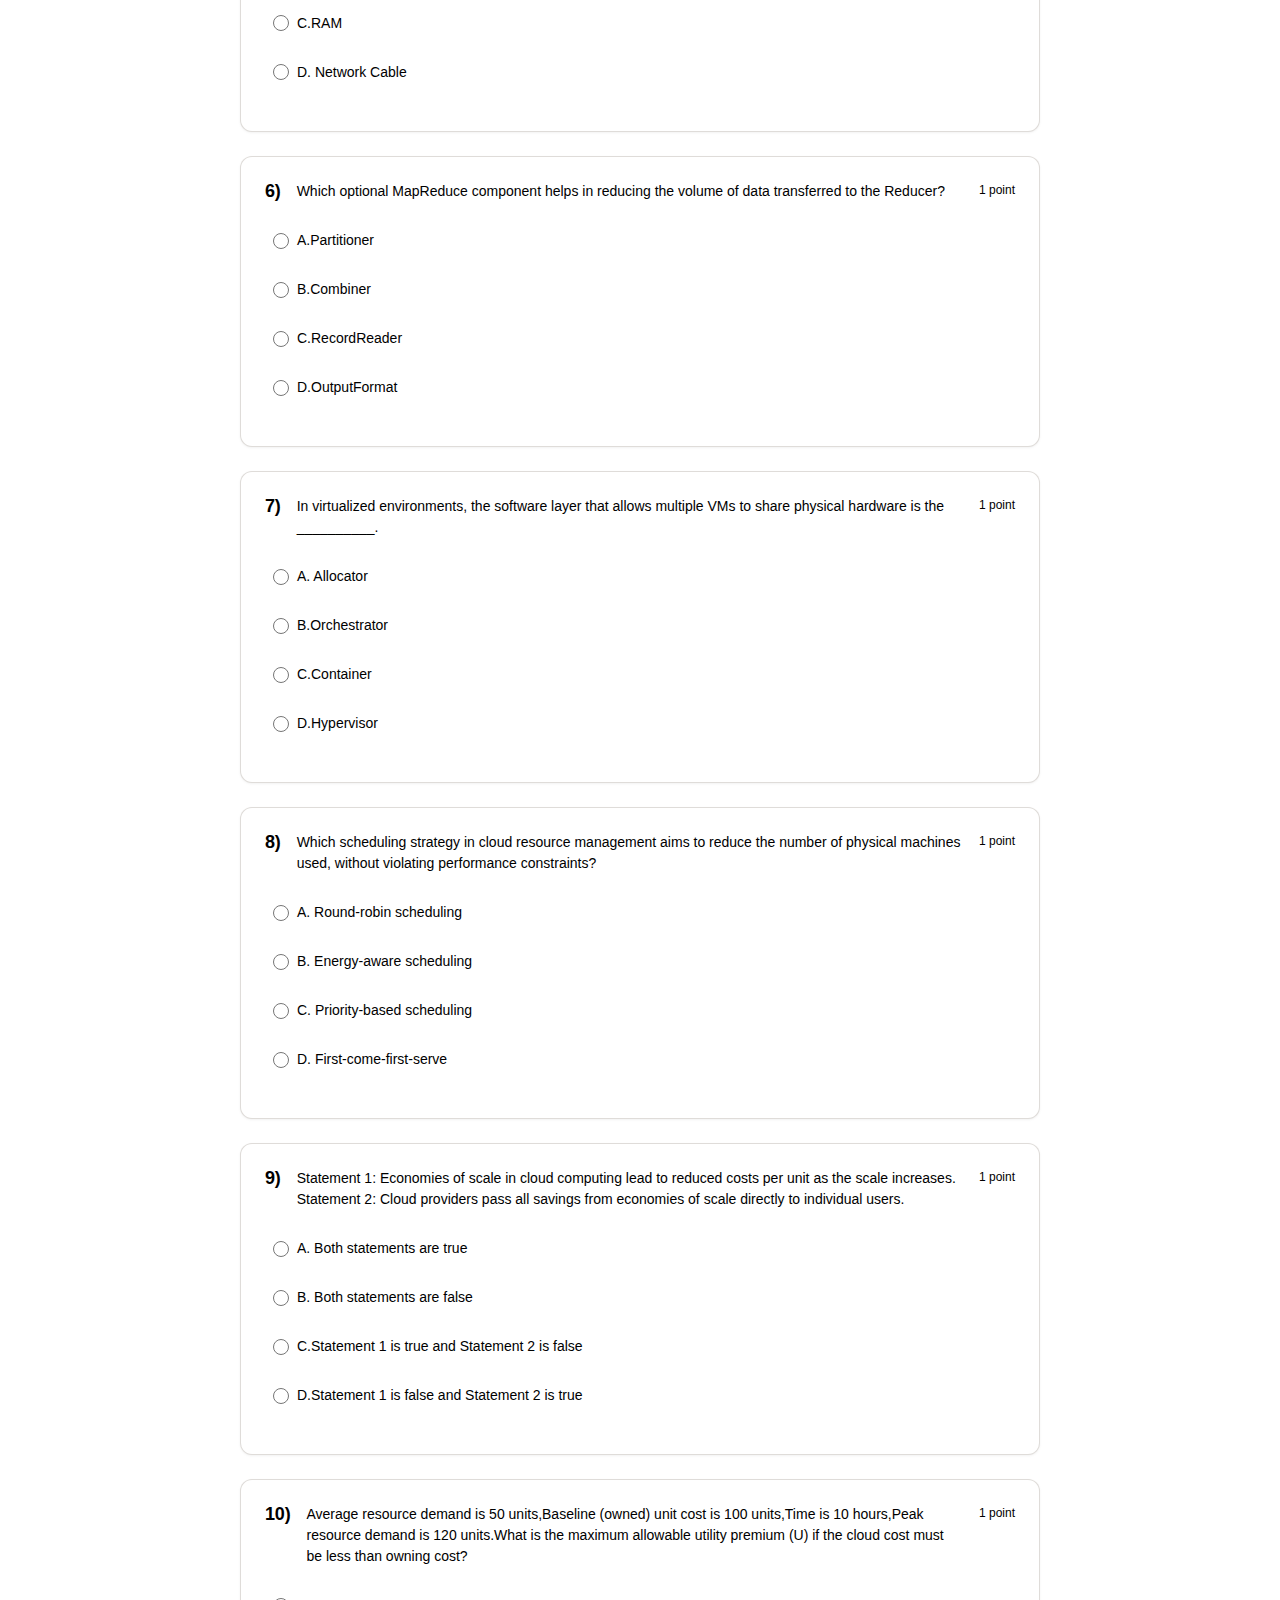
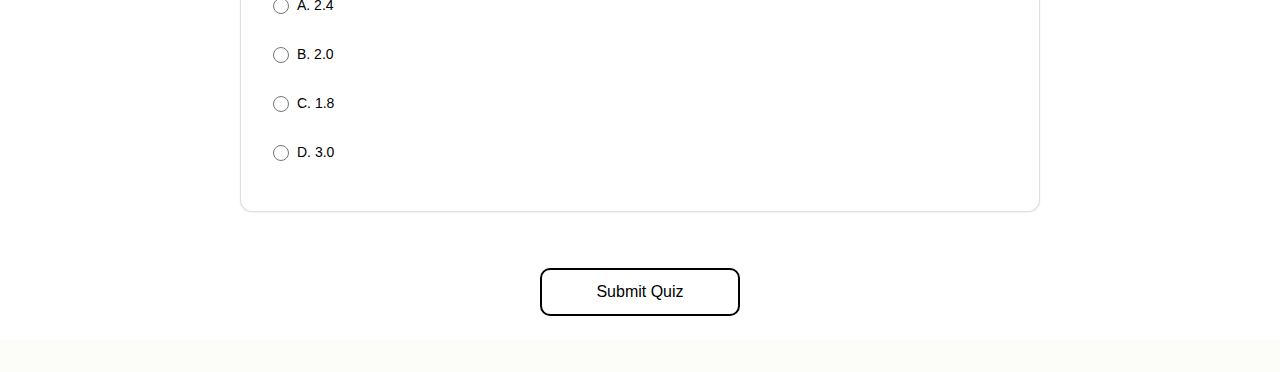
<file: week5/week5.html>
<!DOCTYPE html>
<html lang="en">

<head>
    <meta charset="UTF-8">
    <meta name="viewport" content="width=device-width, initial-scale=1.0">
    <title>Cloud Computing Quiz</title>
    <link rel="stylesheet" href="../style.css">
</head>

<body>
    <!-- Toast Popup for Incomplete Submission -->
    <div id="incomplete-toast" class="toast-popup hidden">
        <span class="toast-message">If you don’t answer all, your crush will marry someone else 💔😂</span>
        <button class="toast-close" id="toast-close">&times;</button>
    </div>

    <div class="container">
        <header class="quiz-header header-flex">
            <h2>In NPTEL Week 5, the same question is here. To remember it quickly, I will create it for you</h2>
            <button onclick="window.location.href='../index.html';" class="go-back-btn">Go Back</button>
        </header>

        <form id="quiz-form" class="quiz-container">
            <!-- Question 1 -->
            <div class="question-block">
                <div class="question-header">
                    <h2 class="question-number">1)</h2>
                    <div class="question-content">
                        <p class="question-text">
                            In an SLA agreement, a cloud provider promises 98.5% availability. An application runs X
                            hours per day.
                            Over a 30-day month, the total downtime was 11 hours. The SLA is still considered
                            honored.<br>
                            What is the minimum possible value of X?
                        </p>
                        <span class="points">1 point</span>
                    </div>
                </div>
                <div class="options-container">
                    <div class="option">
                        <input type="radio" id="q1_a" name="question1" value="A">
                        <label for="q1_a">A. X is at least 24.44</label>
                    </div>
                    <div class="option">
                        <input type="radio" id="q1_b" name="question1" value="B">
                        <label for="q1_b">B. X is at most 24.44</label>
                    </div>
                    <div class="option">
                        <input type="radio" id="q1_c" name="question1" value="C">
                        <label for="q1_c">C. X is exactly 24.44</label>
                    </div>
                    <div class="option">
                        <input type="radio" id="q1_d" name="question1" value="D">
                        <label for="q1_d">D. Insufficient data</label>
                    </div>
                </div>
            </div>


            <!-- Question 2 -->
            <div class="question-block">
                <div class="question-header">
                    <h2 class="question-number">2)</h2>
                    <div class="question-content">
                        <p class="question-text">
                            In a multi-core system,increasing the numberr of active CPU cores will generally lead to:
                        </p>
                        <span class="points">1 point</span>
                    </div>
                </div>

                <div class="options-container">
                    <div class="option">
                        <input type="radio" id="q2_a" name="question2" value="A">
                        <label for="q2_a">A. A decrease in power consumption</label>
                    </div>
                    <div class="option">
                        <input type="radio" id="q2_b" name="question2" value="B">
                        <label for="q2_b">B. A constant power consumption</label>
                    </div>
                    <div class="option">
                        <input type="radio" id="q2_c" name="question2" value="C">
                        <label for="q2_c">C. An increase in power consumption</label>
                    </div>
                    <div class="option">
                        <input type="radio" id="q2_d" name="question2" value="D">
                        <label for="q2_d">D. No effect on power consumption</label>
                    </div>
                </div>
            </div>

            <!-- Question 3 -->
            <div class="question-block">
                <div class="question-header">
                    <h2 class="question-number">3)</h2>
                    <div class="question-content">
                        <p class="question-text">Which economic factor is most impacted when moving from on-premise to
                            cloud infrastructure?</p>
                        <span class="points">1 point</span>
                    </div>
                </div>

                <div class="options-container">
                    <div class="option">
                        <input type="radio" id="q3_a" name="question3" value="A">
                        <label for="q3_a">A. Taxation</label>
                    </div>
                    <div class="option">
                        <input type="radio" id="q3_b" name="question3" value="B">
                        <label for="q3_b">B. Labor productivity</label>
                    </div>
                    <div class="option">
                        <input type="radio" id="q3_c" name="question3" value="C">
                        <label for="q3_c">C. Capital expenditure</label>
                    </div>
                    <div class="option">
                        <input type="radio" id="q3_d" name="question3" value="D">
                        <label for="q3_d">D. Bandwidth consumption</label>
                    </div>
                </div>
            </div>

            <!-- Question 4 -->
            <div class="question-block">
                <div class="question-header">
                    <h2 class="question-number">4)</h2>
                    <div class="question-content">
                        <p class="question-text">
                            In the Hadoop MapReduce framework, consider the HDFS block size is 64 MB. You have 3 files
                            with the sizes: 64 KB, 65 MB and 127 MB. How many physical HDFS blocks will be created by
                            the Hadoop framework to store these files?
                        </p>
                        <span class="points">1 point</span>
                    </div>
                </div>

                <div class="options-container">
                    <div class="option">
                        <input type="radio" id="q4_a" name="question4" value="A">
                        <label for="q4_a">A. 9</label>
                    </div>
                    <div class="option">
                        <input type="radio" id="q4_b" name="question4" value="B">
                        <label for="q4_b">B. 15</label>
                    </div>
                    <div class="option">
                        <input type="radio" id="q4_c" name="question4" value="C">
                        <label for="q4_c">C. 6</label>
                    </div>
                    <div class="option">
                        <input type="radio" id="q4_d" name="question4" value="D">
                        <label for="q4_d">D. 8</label>
                    </div>
                </div>
            </div>

            <div class="question-block">
                <div class="question-header">
                    <h2 class="question-number">5)</h2>
                    <div class="question-content">
                        <p class="question-text">
                            Which of the following best represents a logical resource in a virtualized environment?
                        </p>
                        <span class="points">1 point</span>
                    </div>
                </div>

                <div class="options-container">
                    <div class="option">
                        <input type="radio" id="q5_a" name="question5" value="A">
                        <label for="q5_a">A. Virtual Machine</label>
                    </div>
                    <div class="option">
                        <input type="radio" id="q5_b" name="question5" value="B">
                        <label for="q5_b">B. Hard Disk</label>
                    </div>
                    <div class="option">
                        <input type="radio" id="q5_c" name="question5" value="C">
                        <label for="q5_c">C.RAM</label>
                    </div>
                    <div class="option">
                        <input type="radio" id="q5_d" name="question5" value="D">
                        <label for="q5_d">D. Network Cable</label>
                    </div>
                </div>
            </div>

            <div class="question-block">
                <div class="question-header">
                    <h2 class="question-number">6)</h2>
                    <div class="question-content">
                        <p class="question-text">
                            Which optional MapReduce component helps in reducing the volume of data transferred to the
                            Reducer?
                        </p>
                        <span class="points">1 point</span>
                    </div>
                </div>

                <div class="options-container">
                    <div class="option">
                        <input type="radio" id="q6_a" name="question6" value="A">
                        <label for="q6_a">A.Partitioner</label>
                    </div>
                    <div class="option">
                        <input type="radio" id="q6_b" name="question6" value="B">
                        <label for="q6_b">B.Combiner</label>
                    </div>
                    <div class="option">
                        <input type="radio" id="q6_c" name="question6" value="C">
                        <label for="q6_c">C.RecordReader</label>
                    </div>
                    <div class="option">
                        <input type="radio" id="q6_d" name="question6" value="D">
                        <label for="q6_d">D.OutputFormat</label>
                    </div>
                </div>
            </div>

            <div class="question-block">
                <div class="question-header">
                    <h2 class="question-number">7)</h2>
                    <div class="question-content">
                        <p class="question-text">
                            In virtualized environments, the software layer that allows multiple VMs to share physical
                            hardware is the __________.
                        </p>
                        <span class="points">1 point</span>
                    </div>
                </div>

                <div class="options-container">
                    <div class="option">
                        <input type="radio" id="q7_a" name="question7" value="A">
                        <label for="q7_a">A. Allocator</label>
                    </div>
                    <div class="option">
                        <input type="radio" id="q7_b" name="question7" value="B">
                        <label for="q7_b">B.Orchestrator</label>
                    </div>
                    <div class="option">
                        <input type="radio" id="q7_c" name="question7" value="C">
                        <label for="q7_c">C.Container</label>
                    </div>
                    <div class="option">
                        <input type="radio" id="q7_d" name="question7" value="D">
                        <label for="q7_d">D.Hypervisor</label>
                    </div>
                </div>
            </div>

            <div class="question-block">
                <div class="question-header">
                    <h2 class="question-number">8)</h2>
                    <div class="question-content">
                        <p class="question-text">
                            Which scheduling strategy in cloud resource management aims to reduce the number of physical
                            machines used, without violating performance constraints?
                        </p>
                        <span class="points">1 point</span>
                    </div>
                </div>

                <div class="options-container">
                    <div class="option">
                        <input type="radio" id="q8_a" name="question8" value="A">
                        <label for="q8_a">A. Round-robin scheduling</label>
                    </div>
                    <div class="option">
                        <input type="radio" id="q8_b" name="question8" value="B">
                        <label for="q8_b">B. Energy-aware scheduling</label>
                    </div>
                    <div class="option">
                        <input type="radio" id="q8_c" name="question8" value="C">
                        <label for="q8_c">C. Priority-based scheduling</label>
                    </div>
                    <div class="option">
                        <input type="radio" id="q8_d" name="question8" value="D">
                        <label for="q8_d">D. First-come-first-serve</label>
                    </div>
                </div>
            </div>

            <div class="question-block">
                <div class="question-header">
                    <h2 class="question-number">9)</h2>
                    <div class="question-content">
                        <p class="question-text">
                            Statement 1: Economies of scale in cloud computing lead to reduced costs per unit as the
                            scale
                            increases.<br>
                            Statement 2: Cloud providers pass all savings from economies of scale directly to individual
                            users.
                        </p>
                        <span class="points">1 point</span>
                    </div>
                </div>

                <div class="options-container">
                    <div class="option">
                        <input type="radio" id="q9_a" name="question9" value="A">
                        <label for="q9_a">A. Both statements are true</label>
                    </div>
                    <div class="option">
                        <input type="radio" id="q9_b" name="question9" value="B">
                        <label for="q9_b">B. Both statements are false</label>
                    </div>
                    <div class="option">
                        <input type="radio" id="q9_c" name="question9" value="C">
                        <label for="q9_c">C.Statement 1 is true and Statement 2 is false</label>
                    </div>
                    <div class="option">
                        <input type="radio" id="q9_d" name="question9" value="D">
                        <label for="q9_d">D.Statement 1 is false and Statement 2 is true</label>
                    </div>
                </div>
            </div>

            <div class="question-block">
                <div class="question-header">
                    <h2 class="question-number">10)</h2>
                    <div class="question-content">
                        <p class="question-text">
                            Average resource demand is 50 units,Baseline (owned) unit cost is 100 units,Time is 10
                            hours,Peak
                            resource demand is 120 units.What is the maximum allowable utility premium (U) if the cloud
                            cost
                            must be less than owning cost?
                        </p>
                        <span class="points">1 point</span>
                    </div>
                </div>

                <div class="options-container">
                    <div class="option">
                        <input type="radio" id="q10_a" name="question10" value="A">
                        <label for="q10_a">A. 2.4</label>
                    </div>
                    <div class="option">
                        <input type="radio" id="q10_b" name="question10" value="B">
                        <label for="q10_b">B. 2.0</label>
                    </div>
                    <div class="option">
                        <input type="radio" id="q10_c" name="question10" value="C">
                        <label for="q10_c">C. 1.8</label>
                    </div>
                    <div class="option">
                        <input type="radio" id="q10_d" name="question10" value="D">
                        <label for="q10_d">D. 3.0</label>
                    </div>
                </div>
            </div>

<!-- Submit Button -->
<div class="submit-section">
    <button type="button" id="submit-quiz" class="btn btn--primary btn--lg">Submit Quiz</button>
</div>

</form>

<!-- Results Section (Hidden by default) -->
<div id="results-container" class="results-container hidden">
    <div class="results-header">
        <h2>Quiz Results</h2>
        <div class="score-summary">
            <div class="total-score">
                <span class="score-text" id="score-text">0 out of 10</span>
                <span class="percentage-text" id="percentage-text">(0%)</span>
            </div>
        </div>
    </div>

    <div class="results-breakdown" id="results-breakdown">
        <!-- Detailed results will be populated here -->
    </div>

    <div class="retake-section">
        <button type="button" id="retake-quiz" class="btn btn--secondary btn--lg">Retake Quiz</button>
    </div>
</div>

</div>

<script src="app.js"></script>
</body>

</html>
</file>
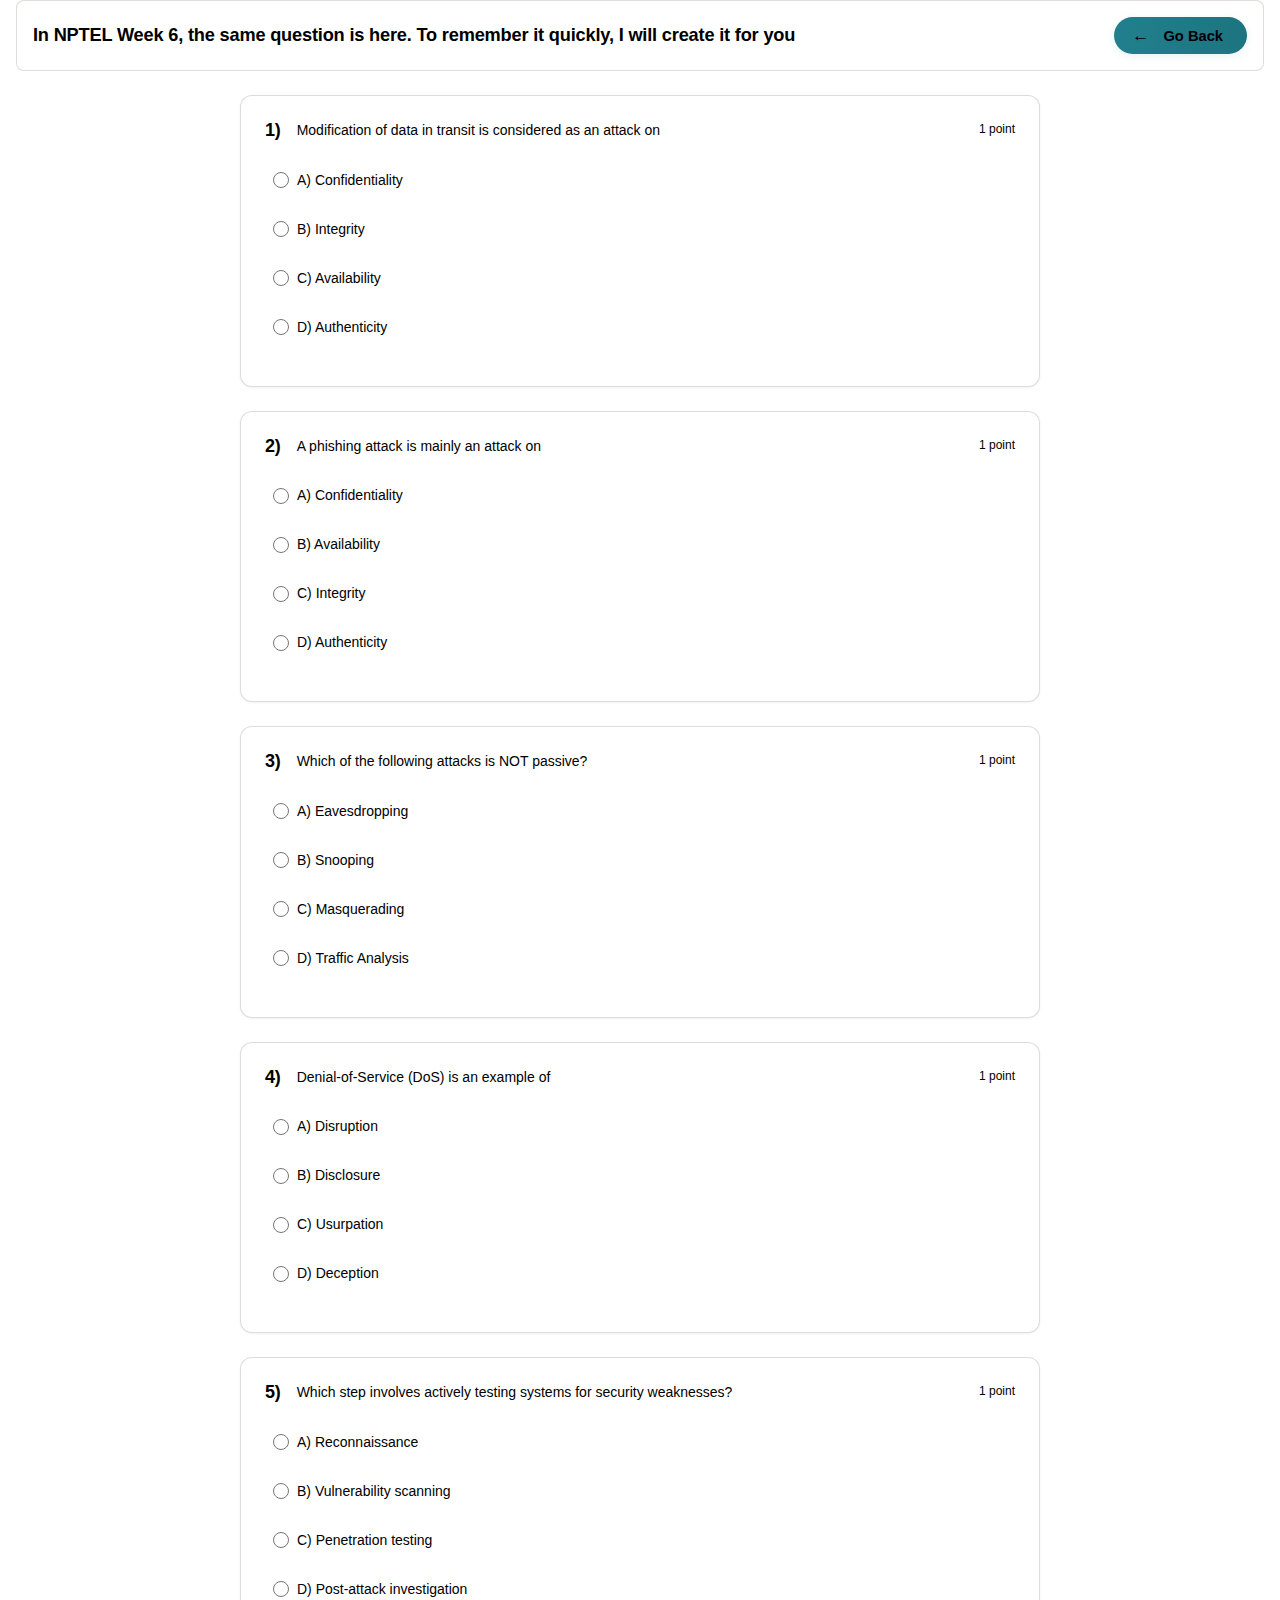
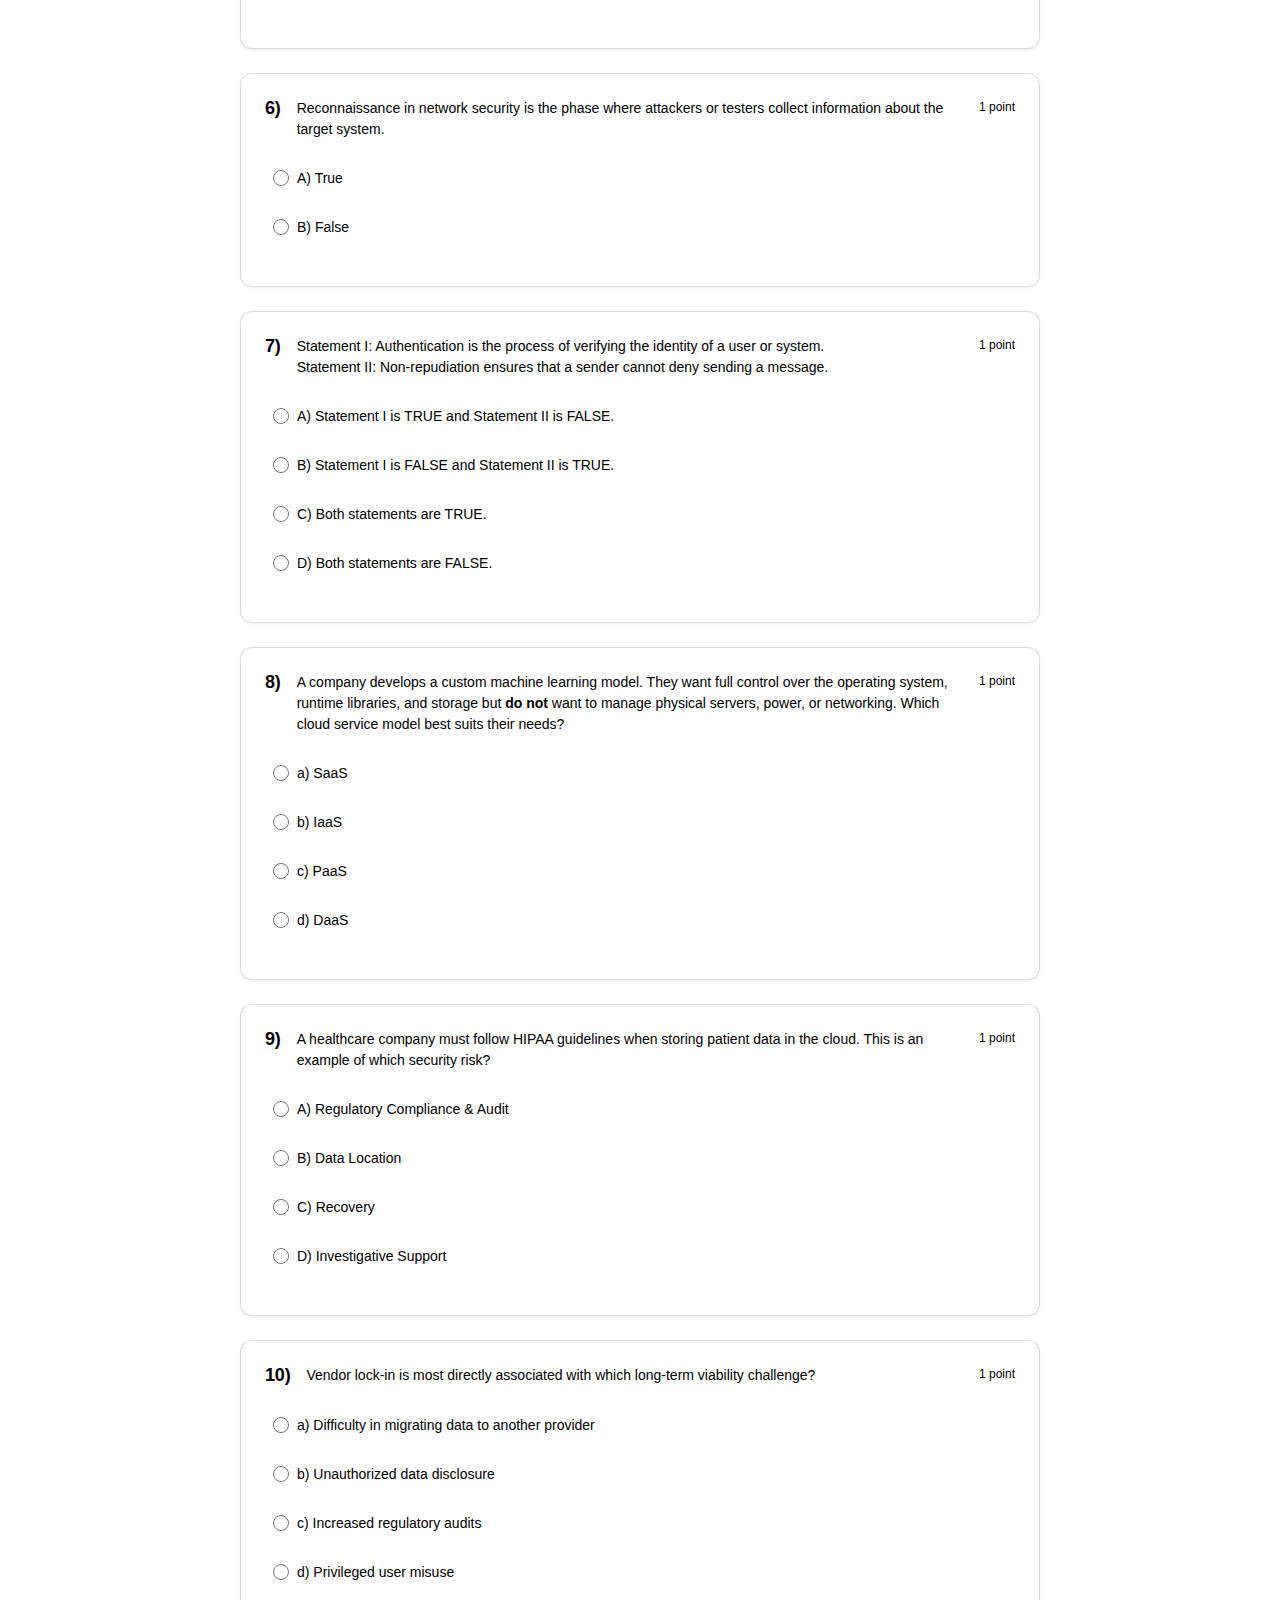
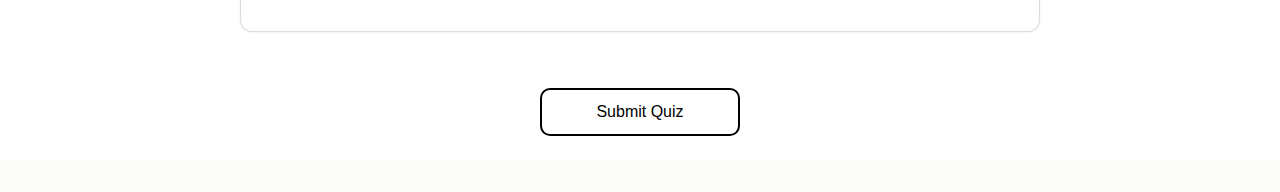
<file: week6/week6.html>
<!DOCTYPE html>
<html lang="en">

<head>
    <meta charset="UTF-8">
    <meta name="viewport" content="width=device-width, initial-scale=1.0">
    <title>Cloud Computing Quiz</title>
    <link rel="stylesheet" href="../style.css">
</head>

<body>
    <!-- Toast Popup for Incomplete Submission -->
    <div id="incomplete-toast" class="toast-popup hidden">
        <span class="toast-message">If you don’t answer all, your crush will marry someone else 💔😂</span>
        <button class="toast-close" id="toast-close">&times;</button>
    </div>

    <div class="container">
        <header class="quiz-header header-flex">
            <h2>In NPTEL Week 6, the same question is here. To remember it quickly, I will create it for you</h2>
            <button onclick="window.location.href='../index.html';" class="go-back-btn">Go Back</button>
        </header>

        <form id="quiz-form" class="quiz-container">
            <!-- Question 1 -->
            <div class="question-block">
                <div class="question-header">
                    <h2 class="question-number">1)</h2>
                    <div class="question-content">
                        <p class="question-text">
                            Modification of data in transit is considered as an attack on
                        </p>
                        <span class="points">1 point</span>
                    </div>
                </div>

                <div class="options-container">
                    <div class="option">
                        <input type="radio" id="q1_a" name="question1" value="A">
                        <label for="q1_a">A) Confidentiality</label>
                    </div>
                    <div class="option">
                        <input type="radio" id="q1_b" name="question1" value="B">
                        <label for="q1_b">B) Integrity</label>
                    </div>
                    <div class="option">
                        <input type="radio" id="q1_c" name="question1" value="C">
                        <label for="q1_c">C) Availability</label>
                    </div>
                    <div class="option">
                        <input type="radio" id="q1_d" name="question1" value="D">
                        <label for="q1_d">D) Authenticity</label>
                    </div>
                </div>
            </div>
            <!-- Question 2 -->
            <div class="question-block">
                <div class="question-header">
                    <h2 class="question-number">2)</h2>
                    <div class="question-content">
                        <p class="question-text">
                            A phishing attack is mainly an attack on
                        </p>
                        <span class="points">1 point</span>
                    </div>
                </div>

                <div class="options-container">
                    <div class="option">
                        <input type="radio" id="q2_a" name="question2" value="A">
                        <label for="q2_a">A) Confidentiality</label>
                    </div>
                    <div class="option">
                        <input type="radio" id="q2_b" name="question2" value="B">
                        <label for="q2_b">B) Availability</label>
                    </div>
                    <div class="option">
                        <input type="radio" id="q2_c" name="question2" value="C">
                        <label for="q2_c">C) Integrity</label>
                    </div>
                    <div class="option">
                        <input type="radio" id="q2_d" name="question2" value="D">
                        <label for="q2_d">D) Authenticity</label>
                    </div>
                </div>
            </div>
            <!-- Question 3 -->
            <div class="question-block">
                <div class="question-header">
                    <h2 class="question-number">3)</h2>
                    <div class="question-content">
                        <p class="question-text">
                            Which of the following attacks is NOT passive?
                        </p>
                        <span class="points">1 point</span>
                    </div>
                </div>

                <div class="options-container">
                    <div class="option">
                        <input type="radio" id="q3_a" name="question3" value="A">
                        <label for="q3_a">A) Eavesdropping</label>
                    </div>
                    <div class="option">
                        <input type="radio" id="q3_b" name="question3" value="B">
                        <label for="q3_b">B) Snooping</label>
                    </div>
                    <div class="option">
                        <input type="radio" id="q3_c" name="question3" value="C">
                        <label for="q3_c">C) Masquerading</label>
                    </div>
                    <div class="option">
                        <input type="radio" id="q3_d" name="question3" value="D">
                        <label for="q3_d">D) Traffic Analysis</label>
                    </div>
                </div>
            </div>
            <!-- Question 4 -->
            <div class="question-block">
                <div class="question-header">
                    <h2 class="question-number">4)</h2>
                    <div class="question-content">
                        <p class="question-text">
                            Denial-of-Service (DoS) is an example of
                        </p>
                        <span class="points">1 point</span>
                    </div>
                </div>

                <div class="options-container">
                    <div class="option">
                        <input type="radio" id="q4_a" name="question4" value="A">
                        <label for="q4_a">A) Disruption</label>
                    </div>
                    <div class="option">
                        <input type="radio" id="q4_b" name="question4" value="B">
                        <label for="q4_b">B) Disclosure</label>
                    </div>
                    <div class="option">
                        <input type="radio" id="q4_c" name="question4" value="C">
                        <label for="q4_c">C) Usurpation</label>
                    </div>
                    <div class="option">
                        <input type="radio" id="q4_d" name="question4" value="D">
                        <label for="q4_d">D) Deception</label>
                    </div>
                </div>
            </div>
            <!-- Question 5 -->
            <div class="question-block">
                <div class="question-header">
                    <h2 class="question-number">5)</h2>
                    <div class="question-content">
                        <p class="question-text">
                            Which step involves actively testing systems for security weaknesses?
                        </p>
                        <span class="points">1 point</span>
                    </div>
                </div>

                <div class="options-container">
                    <div class="option">
                        <input type="radio" id="q5_a" name="question5" value="A">
                        <label for="q5_a">A) Reconnaissance</label>
                    </div>
                    <div class="option">
                        <input type="radio" id="q5_b" name="question5" value="B">
                        <label for="q5_b">B) Vulnerability scanning</label>
                    </div>
                    <div class="option">
                        <input type="radio" id="q5_c" name="question5" value="C">
                        <label for="q5_c">C) Penetration testing</label>
                    </div>
                    <div class="option">
                        <input type="radio" id="q5_d" name="question5" value="D">
                        <label for="q5_d">D) Post-attack investigation</label>
                    </div>
                </div>
            </div>
            <!-- Question 6 -->
            <div class="question-block">
                <div class="question-header">
                    <h2 class="question-number">6)</h2>
                    <div class="question-content">
                        <p class="question-text">
                            Reconnaissance in network security is the phase where attackers or testers collect
                            information
                            about the target system.
                        </p>
                        <span class="points">1 point</span>
                    </div>
                </div>

                <div class="options-container">
                    <div class="option">
                        <input type="radio" id="q6_a" name="question6" value="A">
                        <label for="q6_a">A) True</label>
                    </div>
                    <div class="option">
                        <input type="radio" id="q6_b" name="question6" value="B">
                        <label for="q6_b">B) False</label>
                    </div>
                </div>
            </div>
            <!-- Question 7 -->

            <div class="question-block">
                <div class="question-header">
                    <h2 class="question-number">7)</h2>
                    <div class="question-content">
                        <p class="question-text">
                            Statement I: Authentication is the process of verifying the identity of a user or
                            system.<br>
                            Statement II: Non-repudiation ensures that a sender cannot deny sending a message.
                        </p>
                        <span class="points">1 point</span>
                    </div>
                </div>

                <div class="options-container">
                    <div class="option">
                        <input type="radio" id="q7_a" name="question7" value="A">
                        <label for="q7_a">A) Statement I is TRUE and Statement II is FALSE.</label>
                    </div>
                    <div class="option">
                        <input type="radio" id="q7_b" name="question7" value="B">
                        <label for="q7_b">B) Statement I is FALSE and Statement II is TRUE.</label>
                    </div>
                    <div class="option">
                        <input type="radio" id="q7_c" name="question7" value="C">
                        <label for="q7_c">C) Both statements are TRUE.</label>
                    </div>
                    <div class="option">
                        <input type="radio" id="q7_d" name="question7" value="D">
                        <label for="q7_d">D) Both statements are FALSE.</label>
                    </div>
                </div>
            </div>
            <!-- Question 8 -->
            <div class="question-block">
                <div class="question-header">
                    <h2 class="question-number">8)</h2>
                    <div class="question-content">
                        <p class="question-text">
                            A company develops a custom machine learning model. They want full control over the
                            operating system, runtime libraries, and storage but <b>do not</b> want to manage physical servers,
                            power, or networking. Which cloud service model best suits their needs?
                        </p>
                        <span class="points">1 point</span>
                    </div>
                </div>

                <div class="options-container">
                    <div class="option">
                        <input type="radio" id="q8_a" name="question8" value="A">
                        <label for="q8_a">a) SaaS</label>
                    </div>
                    <div class="option">
                        <input type="radio" id="q8_b" name="question8" value="B">
                        <label for="q8_b">b) IaaS</label>
                    </div>
                    <div class="option">
                        <input type="radio" id="q8_c" name="question8" value="C">
                        <label for="q8_c">c) PaaS</label>
                    </div>
                    <div class="option">
                        <input type="radio" id="q8_d" name="question8" value="D">
                        <label for="q8_d">d) DaaS</label>
                    </div>
                </div>
            </div>
            <!-- Question 9 -->
            <div class="question-block">
                <div class="question-header">
                    <h2 class="question-number">9)</h2>
                    <div class="question-content">
                        <p class="question-text">
                            A healthcare company must follow HIPAA guidelines when storing patient data in the cloud.
                            This
                            is an example of which security risk?
                        </p>
                        <span class="points">1 point</span>
                    </div>
                </div>

                <div class="options-container">
                    <div class="option">
                        <input type="radio" id="q9_a" name="question9" value="A">
                        <label for="q9_a">A) Regulatory Compliance & Audit</label>
                    </div>
                    <div class="option">
                        <input type="radio" id="q9_b" name="question9" value="B">
                        <label for="q9_b">B) Data Location</label>
                    </div>
                    <div class="option">
                        <input type="radio" id="q9_c" name="question9" value="C">
                        <label for="q9_c">C) Recovery</label>
                    </div>
                    <div class="option">
                        <input type="radio" id="q9_d" name="question9" value="D">
                        <label for="q9_d">D) Investigative Support</label>
                    </div>
                </div>
            </div>
            <!-- Question 10 -->

            <div class="question-block">
                <div class="question-header">
                    <h2 class="question-number">10)</h2>
                    <div class="question-content">
                        <p class="question-text">
                            Vendor lock-in is most directly associated with which long-term viability challenge?
                        </p>
                        <span class="points">1 point</span>
                    </div>
                </div>

                <div class="options-container">
                    <div class="option">
                        <input type="radio" id="q10_a" name="question10" value="A">
                        <label for="q10_a">a) Difficulty in migrating data to another provider</label>
                    </div>
                    <div class="option">
                        <input type="radio" id="q10_b" name="question10" value="B">
                        <label for="q10_b">b) Unauthorized data disclosure</label>
                    </div>
                    <div class="option">
                        <input type="radio" id="q10_c" name="question10" value="C">
                        <label for="q10_c">c) Increased regulatory audits</label>
                    </div>
                    <div class="option">
                        <input type="radio" id="q10_d" name="question10" value="D">
                        <label for="q10_d">d) Privileged user misuse</label>
                    </div>
                </div>
            </div>

            <!-- Submit Button -->
            <div class="submit-section">
                <button type="button" id="submit-quiz" class="btn btn--primary btn--lg">Submit Quiz</button>
            </div>

        </form>

        <!-- Results Section (Hidden by default) -->
        <div id="results-container" class="results-container hidden">
            <div class="results-header">
                <h2>Quiz Results</h2>
                <div class="score-summary">
                    <div class="total-score">
                        <span class="score-text" id="score-text">0 out of 10</span>
                        <span class="percentage-text" id="percentage-text">(0%)</span>
                    </div>
                </div>
            </div>

            <div class="results-breakdown" id="results-breakdown">
                <!-- Detailed results will be populated here -->
            </div>

            <div class="retake-section">
                <button type="button" id="retake-quiz" class="btn btn--secondary btn--lg">Retake Quiz</button>
            </div>
        </div>

    </div>

    <script src="app.js"></script>
</body>

</html>
</file>
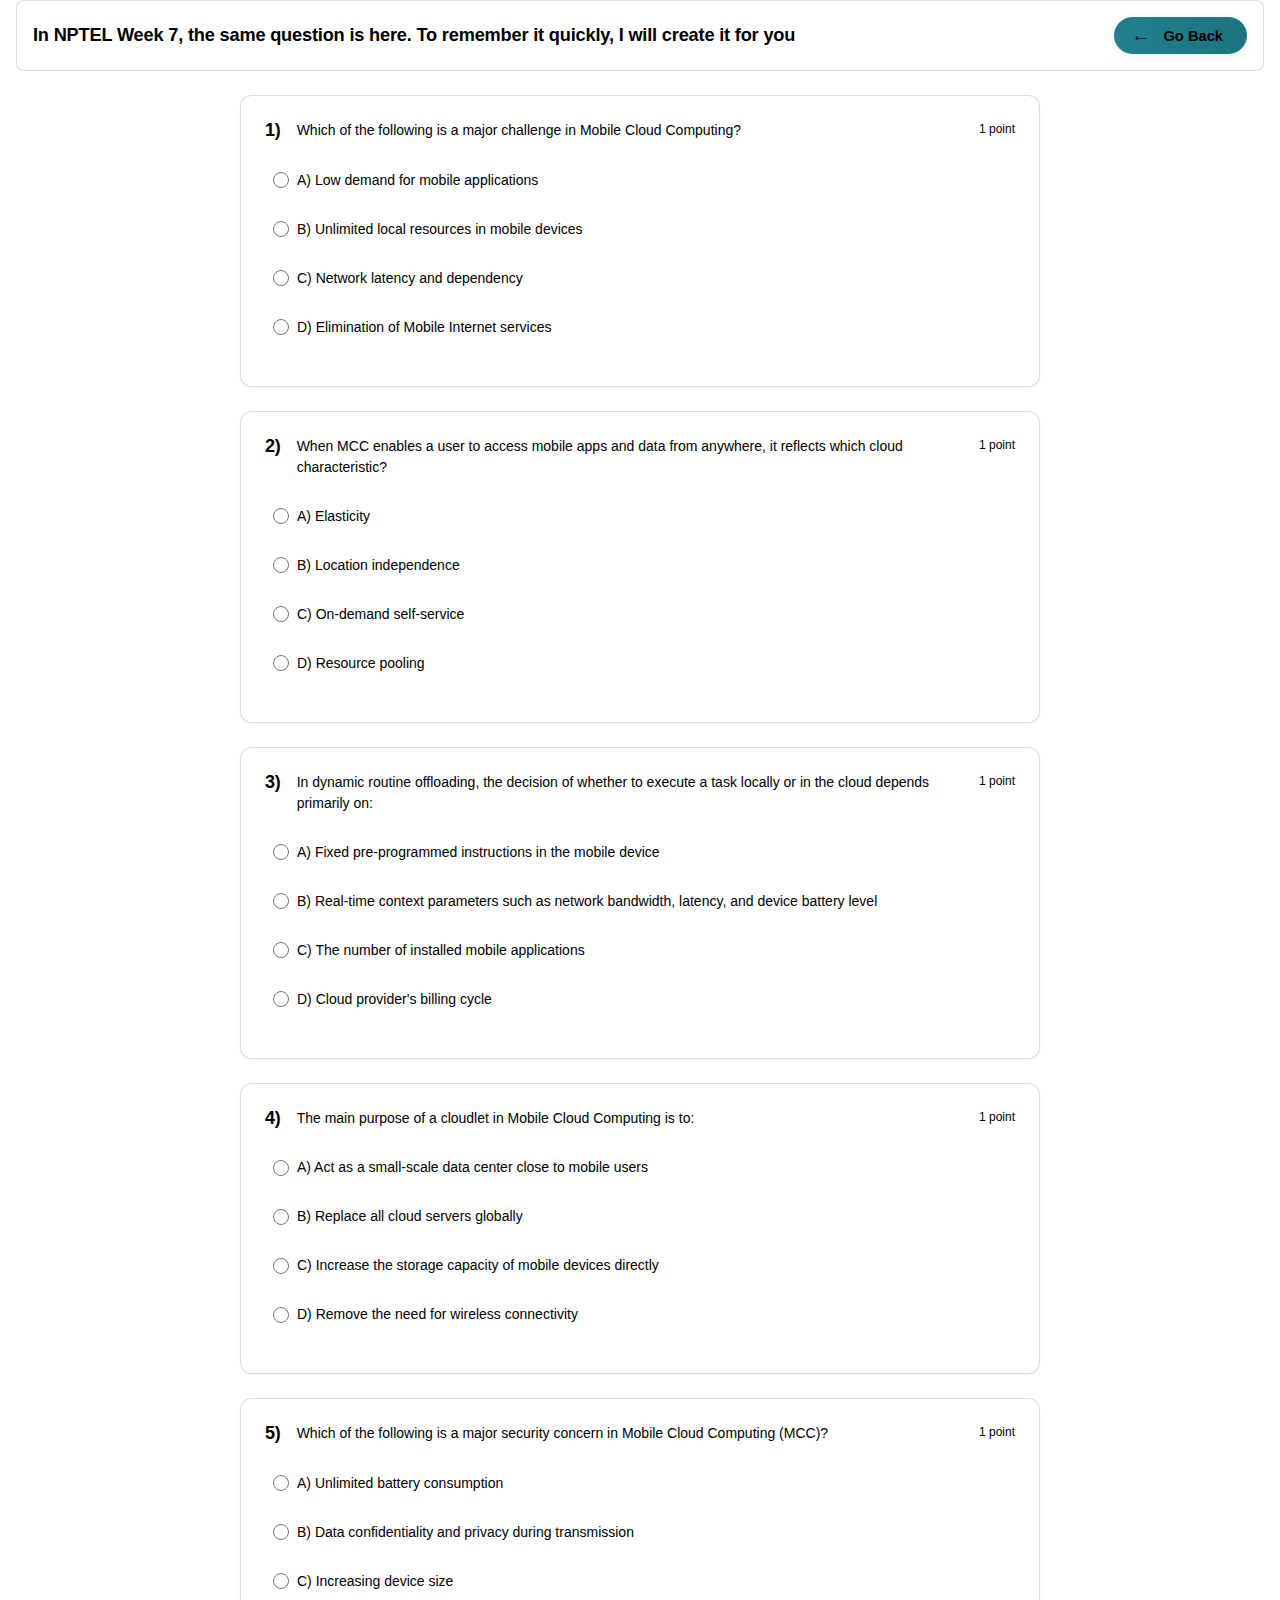
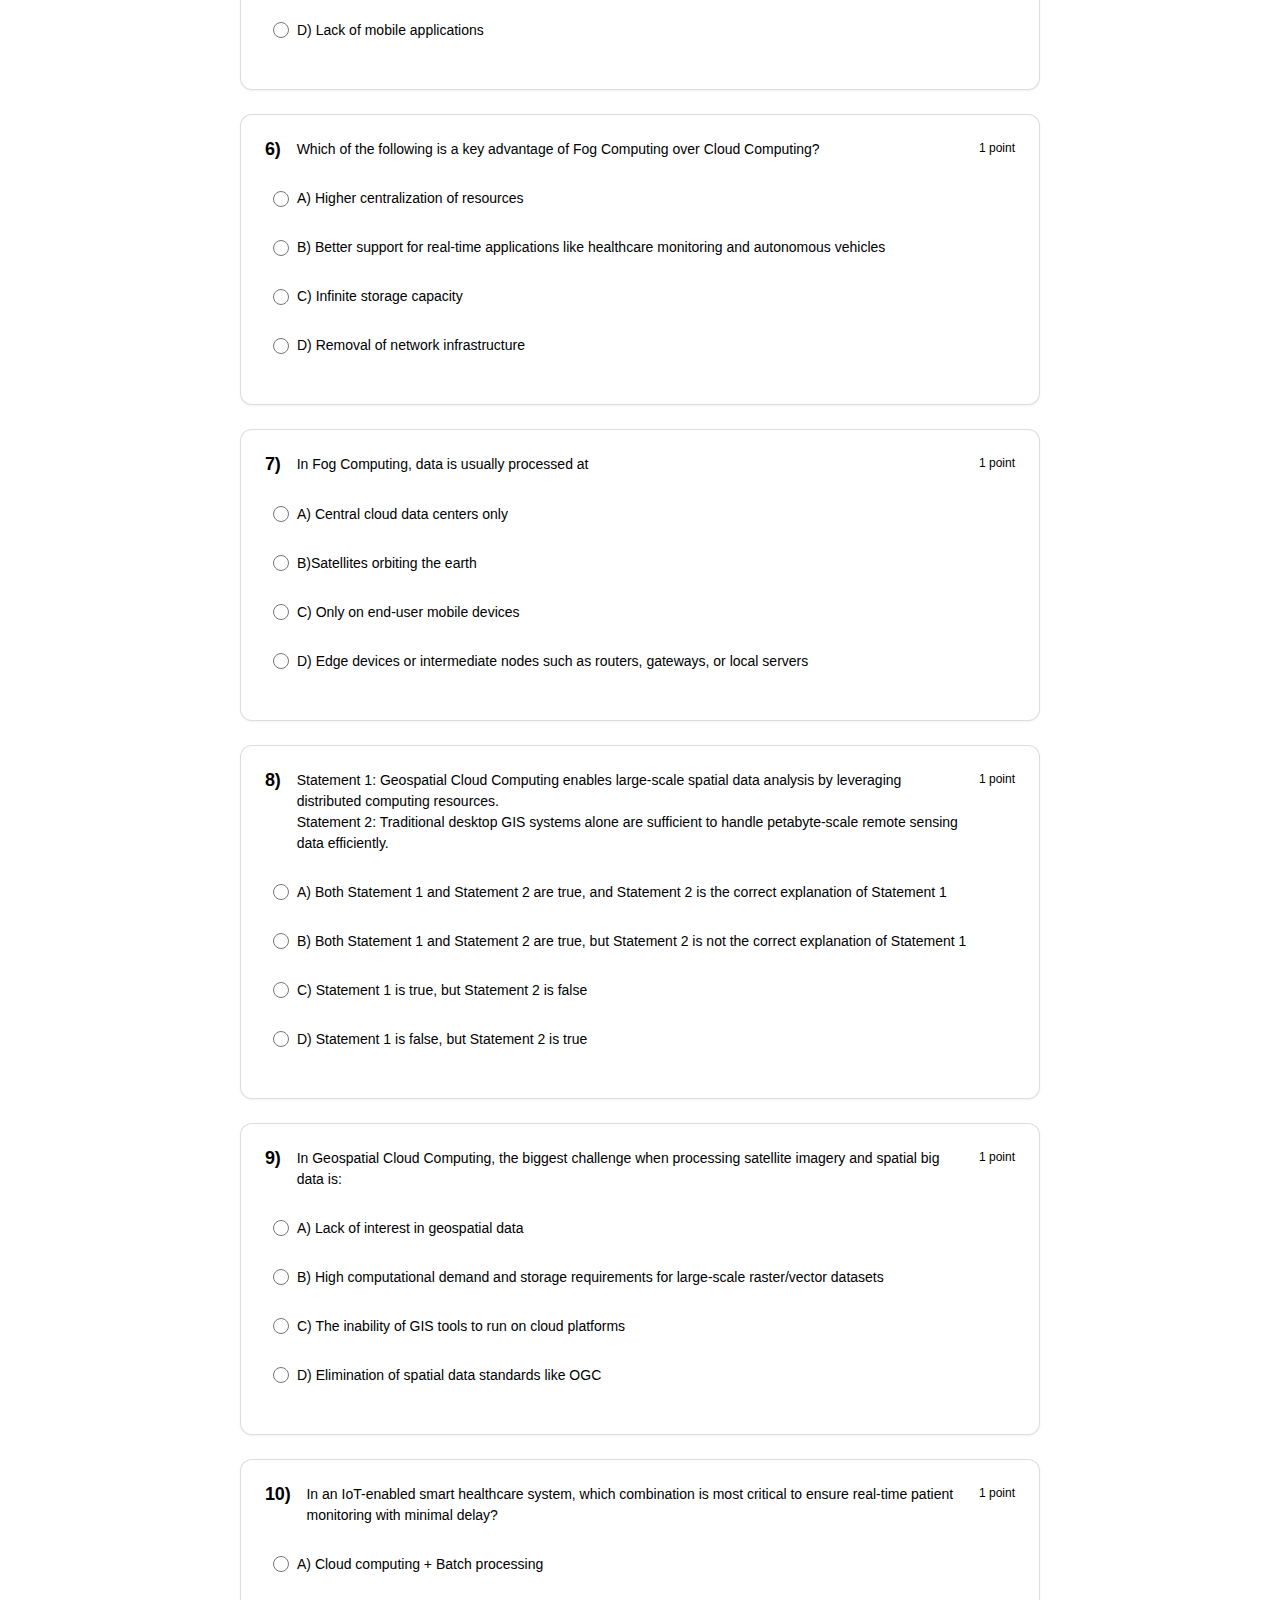
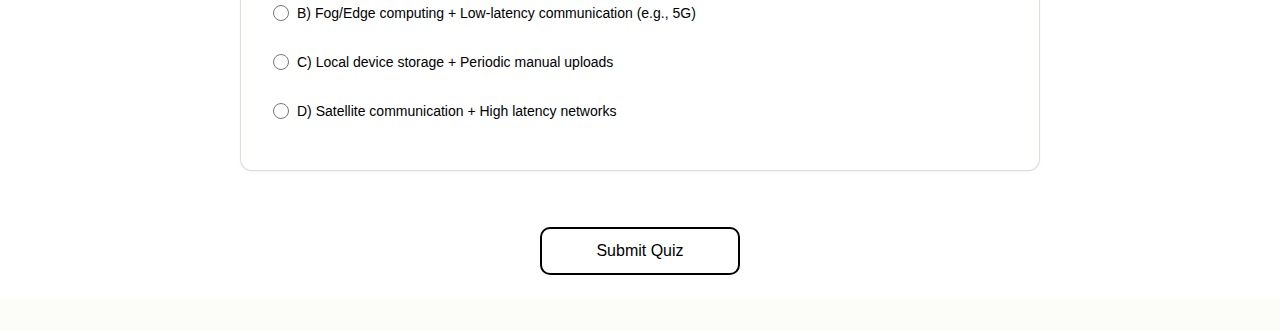
<file: week7/week7.html>
<!DOCTYPE html>
<html lang="en">

<head>
    <meta charset="UTF-8">
    <meta name="viewport" content="width=device-width, initial-scale=1.0">
    <title>Cloud Computing Quiz</title>
    <link rel="stylesheet" href="../style.css">
</head>

<body>
    <!-- Toast Popup for Incomplete Submission -->
    <div id="incomplete-toast" class="toast-popup hidden">
        <span class="toast-message">If you don’t answer all, your crush will marry someone else 💔😂</span>
        <button class="toast-close" id="toast-close">&times;</button>
    </div>

    <div class="container">
        <header class="quiz-header header-flex">
            <h2>In NPTEL Week 7, the same question is here. To remember it quickly, I will create it for you</h2>
            <button onclick="window.location.href='../index.html';" class="go-back-btn">Go Back</button>
        </header>

        <form id="quiz-form" class="quiz-container">
        <!-- Question 1 -->
    <div class="question-block">
        <div class="question-header">
            <h2 class="question-number">1)</h2>
            <div class="question-content">
                <p class="question-text">
                    Which of the following is a major challenge in Mobile Cloud Computing?
                </p>
                <span class="points">1 point</span>
            </div>
        </div>
    
        <div class="options-container">
            <div class="option">
                <input type="radio" id="q1_a" name="question1" value="A">
                <label for="q1_a">A) Low demand for mobile applications</label>
            </div>
            <div class="option">
                <input type="radio" id="q1_b" name="question1" value="B">
                <label for="q1_b">B) Unlimited local resources in mobile devices</label>
            </div>
            <div class="option">
                <input type="radio" id="q1_c" name="question1" value="C">
                <label for="q1_c">C) Network latency and dependency</label>
            </div>
            <div class="option">
                <input type="radio" id="q1_d" name="question1" value="D">
                <label for="q1_d">D) Elimination of Mobile Internet services</label>
            </div>
        </div>
    </div>
    <!-- Question 2 -->
    <div class="question-block">
        <div class="question-header">
            <h2 class="question-number">2)</h2>
            <div class="question-content">
                <p class="question-text">
                    When MCC enables a user to access mobile apps and data from anywhere, it reflects which
                    cloud characteristic?
                </p>
                <span class="points">1 point</span>
            </div>
        </div>
    
        <div class="options-container">
            <div class="option">
                <input type="radio" id="q2_a" name="question2" value="A">
                <label for="q2_a">A) Elasticity</label>
            </div>
            <div class="option">
                <input type="radio" id="q2_b" name="question2" value="B">
                <label for="q2_b">B) Location independence</label>
            </div>
            <div class="option">
                <input type="radio" id="q2_c" name="question2" value="C">
                <label for="q2_c">C) On-demand self-service</label>
            </div>
            <div class="option">
                <input type="radio" id="q2_d" name="question2" value="D">
                <label for="q2_d">D) Resource pooling</label>
            </div>
        </div>
    </div>
    <!-- Question 3 -->
    
    <div class="question-block">
        <div class="question-header">
            <h2 class="question-number">3)</h2>
            <div class="question-content">
                <p class="question-text">
                    In dynamic routine offloading, the decision of whether to execute a task locally or in the
                    cloud depends primarily on:
                </p>
                <span class="points">1 point</span>
            </div>
        </div>
    
        <div class="options-container">
            <div class="option">
                <input type="radio" id="q3_a" name="question3" value="A">
                <label for="q3_a">A) Fixed pre-programmed instructions in the mobile device</label>
            </div>
            <div class="option">
                <input type="radio" id="q3_b" name="question3" value="B">
                <label for="q3_b">B) Real-time context parameters such as network bandwidth, latency, and device battery
                    level</label>
            </div>
            <div class="option">
                <input type="radio" id="q3_c" name="question3" value="C">
                <label for="q3_c">C) The number of installed mobile applications</label>
            </div>
            <div class="option">
                <input type="radio" id="q3_d" name="question3" value="D">
                <label for="q3_d">D) Cloud provider's billing cycle</label>
            </div>
        </div>
    </div>
            <!-- Question 4 -->
        <div class="question-block">
            <div class="question-header">
                <h2 class="question-number">4)</h2>
                <div class="question-content">
                    <p class="question-text">
                        The main purpose of a cloudlet in Mobile Cloud Computing is to:
                    </p>
                    <span class="points">1 point</span>
                </div>
            </div>
        
            <div class="options-container">
                <div class="option">
                    <input type="radio" id="q4_a" name="question4" value="A">
                    <label for="q4_a">A) Act as a small-scale data center close to mobile users</label>
                </div>
                <div class="option">
                    <input type="radio" id="q4_b" name="question4" value="B">
                    <label for="q4_b">B) Replace all cloud servers globally</label>
                </div>
                <div class="option">
                    <input type="radio" id="q4_c" name="question4" value="C">
                    <label for="q4_c">C) Increase the storage capacity of mobile devices directly</label>
                </div>
                <div class="option">
                    <input type="radio" id="q4_d" name="question4" value="D">
                    <label for="q4_d">D) Remove the need for wireless connectivity</label>
                </div>
            </div>
        </div>
        <!-- Question 5 -->
        <div class="question-block">
            <div class="question-header">
                <h2 class="question-number">5)</h2>
                <div class="question-content">
                    <p class="question-text">
                        Which of the following is a major security concern in Mobile Cloud Computing (MCC)?
                    </p>
                    <span class="points">1 point</span>
                </div>
            </div>
        
            <div class="options-container">
                <div class="option">
                    <input type="radio" id="q5_a" name="question5" value="A">
                    <label for="q5_a">A) Unlimited battery consumption</label>
                </div>
                <div class="option">
                    <input type="radio" id="q5_b" name="question5" value="B">
                    <label for="q5_b">B) Data confidentiality and privacy during transmission</label>
                </div>
                <div class="option">
                    <input type="radio" id="q5_c" name="question5" value="C">
                    <label for="q5_c">C) Increasing device size</label>
                </div>
                <div class="option">
                    <input type="radio" id="q5_d" name="question5" value="D">
                    <label for="q5_d">D) Lack of mobile applications</label>
                </div>
            </div>
        </div>
        <!-- Question 6 -->
        <div class="question-block">
            <div class="question-header">
                <h2 class="question-number">6)</h2>
                <div class="question-content">
                    <p class="question-text">
                        Which of the following is a key advantage of Fog Computing over Cloud Computing?
                    </p>
                    <span class="points">1 point</span>
                </div>
            </div>
        
            <div class="options-container">
                <div class="option">
                    <input type="radio" id="q6_a" name="question6" value="A">
                    <label for="q6_a">A) Higher centralization of resources</label>
                </div>
                <div class="option">
                    <input type="radio" id="q6_b" name="question6" value="B">
                    <label for="q6_b">B) Better support for real-time applications like healthcare monitoring and autonomous
                        vehicles</label>
                </div>
                <div class="option">
                    <input type="radio" id="q6_c" name="question6" value="C">
                    <label for="q6_c">C) Infinite storage capacity</label>
                </div>
                <div class="option">
                    <input type="radio" id="q6_d" name="question6" value="D">
                    <label for="q6_d">D) Removal of network infrastructure</label>
                </div>
            </div>
        </div>
        <!-- Question 7 -->
        <div class="question-block">
            <div class="question-header">
                <h2 class="question-number">7)</h2>
                <div class="question-content">
                    <p class="question-text">
                        In Fog Computing, data is usually processed at
                    </p>
                    <span class="points">1 point</span>
                </div>
            </div>
        
            <div class="options-container">
                <div class="option">
                    <input type="radio" id="q7_a" name="question7" value="A">
                    <label for="q7_a">A) Central cloud data centers only</label>
                </div>
                <div class="option">
                    <input type="radio" id="q7_b" name="question7" value="B">
                    <label for="q7_b">B)Satellites orbiting the earth</label>
                </div>
                <div class="option">
                    <input type="radio" id="q7_c" name="question7" value="C">
                    <label for="q7_c">C) Only on end-user mobile devices</label>
                </div>
                <div class="option">
                    <input type="radio" id="q7_d" name="question7" value="D">
                    <label for="q7_d">D) Edge devices or intermediate nodes such as routers, gateways, or local servers</label>
                </div>
            </div>
        </div>
            <!-- Question 8 -->
        <div class="question-block">
            <div class="question-header">
                <h2 class="question-number">8)</h2>
                <div class="question-content">
                    <p class="question-text">
                        Statement 1: Geospatial Cloud Computing enables large-scale spatial data analysis by leveraging
                        distributed computing resources.<br>
                        Statement 2: Traditional desktop GIS systems alone are sufficient to handle petabyte-scale remote
                        sensing data efficiently.
                    </p>
                    <span class="points">1 point</span>
                </div>
            </div>
        
            <div class="options-container">
                <div class="option">
                    <input type="radio" id="q8_a" name="question8" value="A">
                    <label for="q8_a">A) Both Statement 1 and Statement 2 are true, and Statement 2 is the correct explanation
                        of Statement 1</label>
                </div>
                <div class="option">
                    <input type="radio" id="q8_b" name="question8" value="B">
                    <label for="q8_b">B) Both Statement 1 and Statement 2 are true, but Statement 2 is not the correct
                        explanation of Statement 1</label>
                </div>
                <div class="option">
                    <input type="radio" id="q8_c" name="question8" value="C">
                    <label for="q8_c">C) Statement 1 is true, but Statement 2 is false</label>
                </div>
                <div class="option">
                    <input type="radio" id="q8_d" name="question8" value="D">
                    <label for="q8_d">D) Statement 1 is false, but Statement 2 is true</label>
                </div>
            </div>
        </div>
        <!-- Question 9 -->
        <div class="question-block">
            <div class="question-header">
                <h2 class="question-number">9)</h2>
                <div class="question-content">
                    <p class="question-text">
                        In Geospatial Cloud Computing, the biggest challenge when processing satellite imagery and
                        spatial big data is:
                    </p>
                    <span class="points">1 point</span>
                </div>
            </div>
        
            <div class="options-container">
                <div class="option">
                    <input type="radio" id="q9_a" name="question9" value="A">
                    <label for="q9_a">A) Lack of interest in geospatial data</label>
                </div>
                <div class="option">
                    <input type="radio" id="q9_b" name="question9" value="B">
                    <label for="q9_b">B) High computational demand and storage requirements for large-scale raster/vector
                        datasets</label>
                </div>
                <div class="option">
                    <input type="radio" id="q9_c" name="question9" value="C">
                    <label for="q9_c">C) The inability of GIS tools to run on cloud platforms</label>
                </div>
                <div class="option">
                    <input type="radio" id="q9_d" name="question9" value="D">
                    <label for="q9_d">D) Elimination of spatial data standards like OGC</label>
                </div>
            </div>
        </div>
        <!-- Question 10 -->
        <div class="question-block">
            <div class="question-header">
                <h2 class="question-number">10)</h2>
                <div class="question-content">
                    <p class="question-text">
                        In an IoT-enabled smart healthcare system, which combination is most critical to ensure
                        real-time patient monitoring with minimal delay?
                    </p>
                    <span class="points">1 point</span>
                </div>
            </div>
        
            <div class="options-container">
                <div class="option">
                    <input type="radio" id="q10_a" name="question10" value="A">
                    <label for="q10_a">A) Cloud computing + Batch processing</label>
                </div>
                <div class="option">
                    <input type="radio" id="q10_b" name="question10" value="B">
                    <label for="q10_b">B) Fog/Edge computing + Low-latency communication (e.g., 5G)</label>
                </div>
                <div class="option">
                    <input type="radio" id="q10_c" name="question10" value="C">
                    <label for="q10_c">C) Local device storage + Periodic manual uploads</label>
                </div>
                <div class="option">
                    <input type="radio" id="q10_d" name="question10" value="D">
                    <label for="q10_d">D) Satellite communication + High latency networks</label>
                </div>
            </div>
        </div>
            <!-- Submit Button -->
            <div class="submit-section">
                <button type="button" id="submit-quiz" class="btn btn--primary btn--lg">Submit Quiz</button>
            </div>

        </form>

        <!-- Results Section (Hidden by default) -->
        <div id="results-container" class="results-container hidden">
            <div class="results-header">
                <h2>Quiz Results</h2>
                <div class="score-summary">
                    <div class="total-score">
                        <span class="score-text" id="score-text">0 out of 10</span>
                        <span class="percentage-text" id="percentage-text">(0%)</span>
                    </div>
                </div>
            </div>

            <div class="results-breakdown" id="results-breakdown">
                <!-- Detailed results will be populated here -->
            </div>

            <div class="retake-section">
                <button type="button" id="retake-quiz" class="btn btn--secondary btn--lg">Retake Quiz</button>
            </div>
        </div>

    </div>

    <script src="app.js"></script>
</body>

</html>
</file>
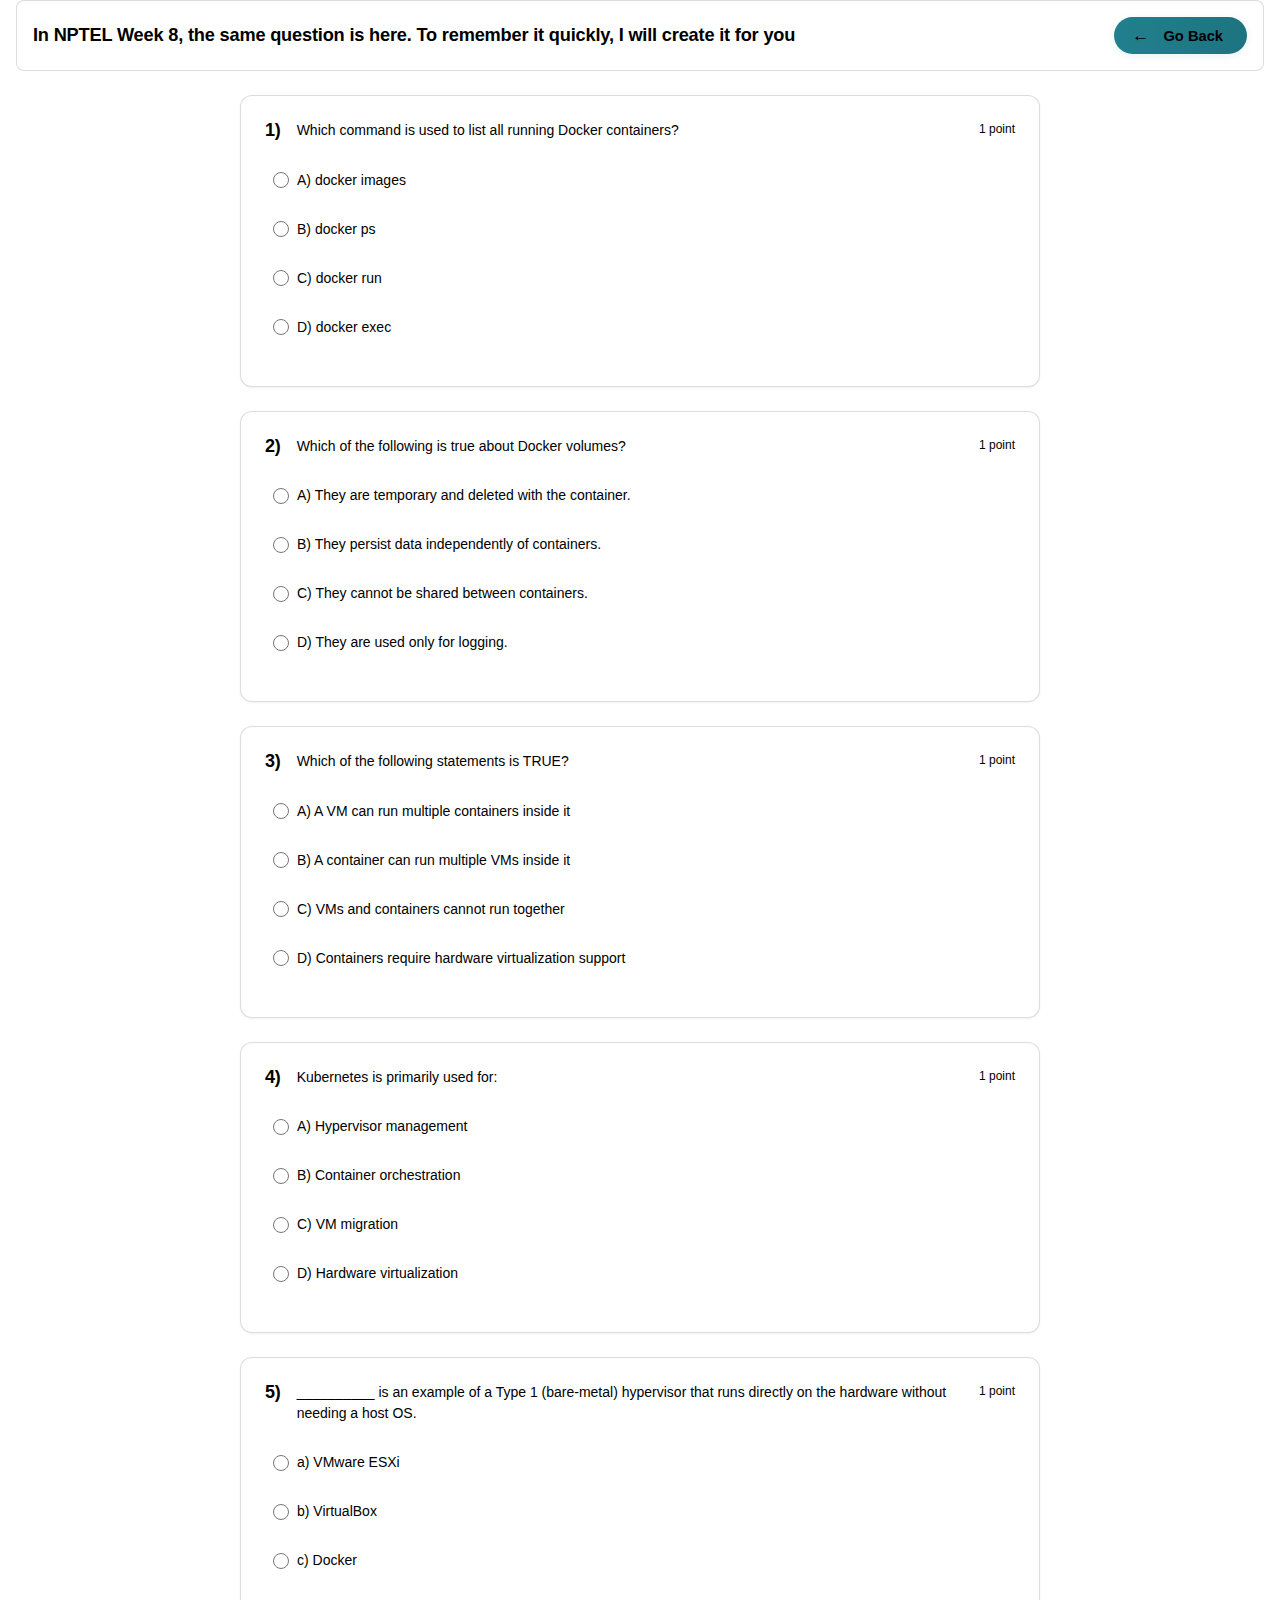
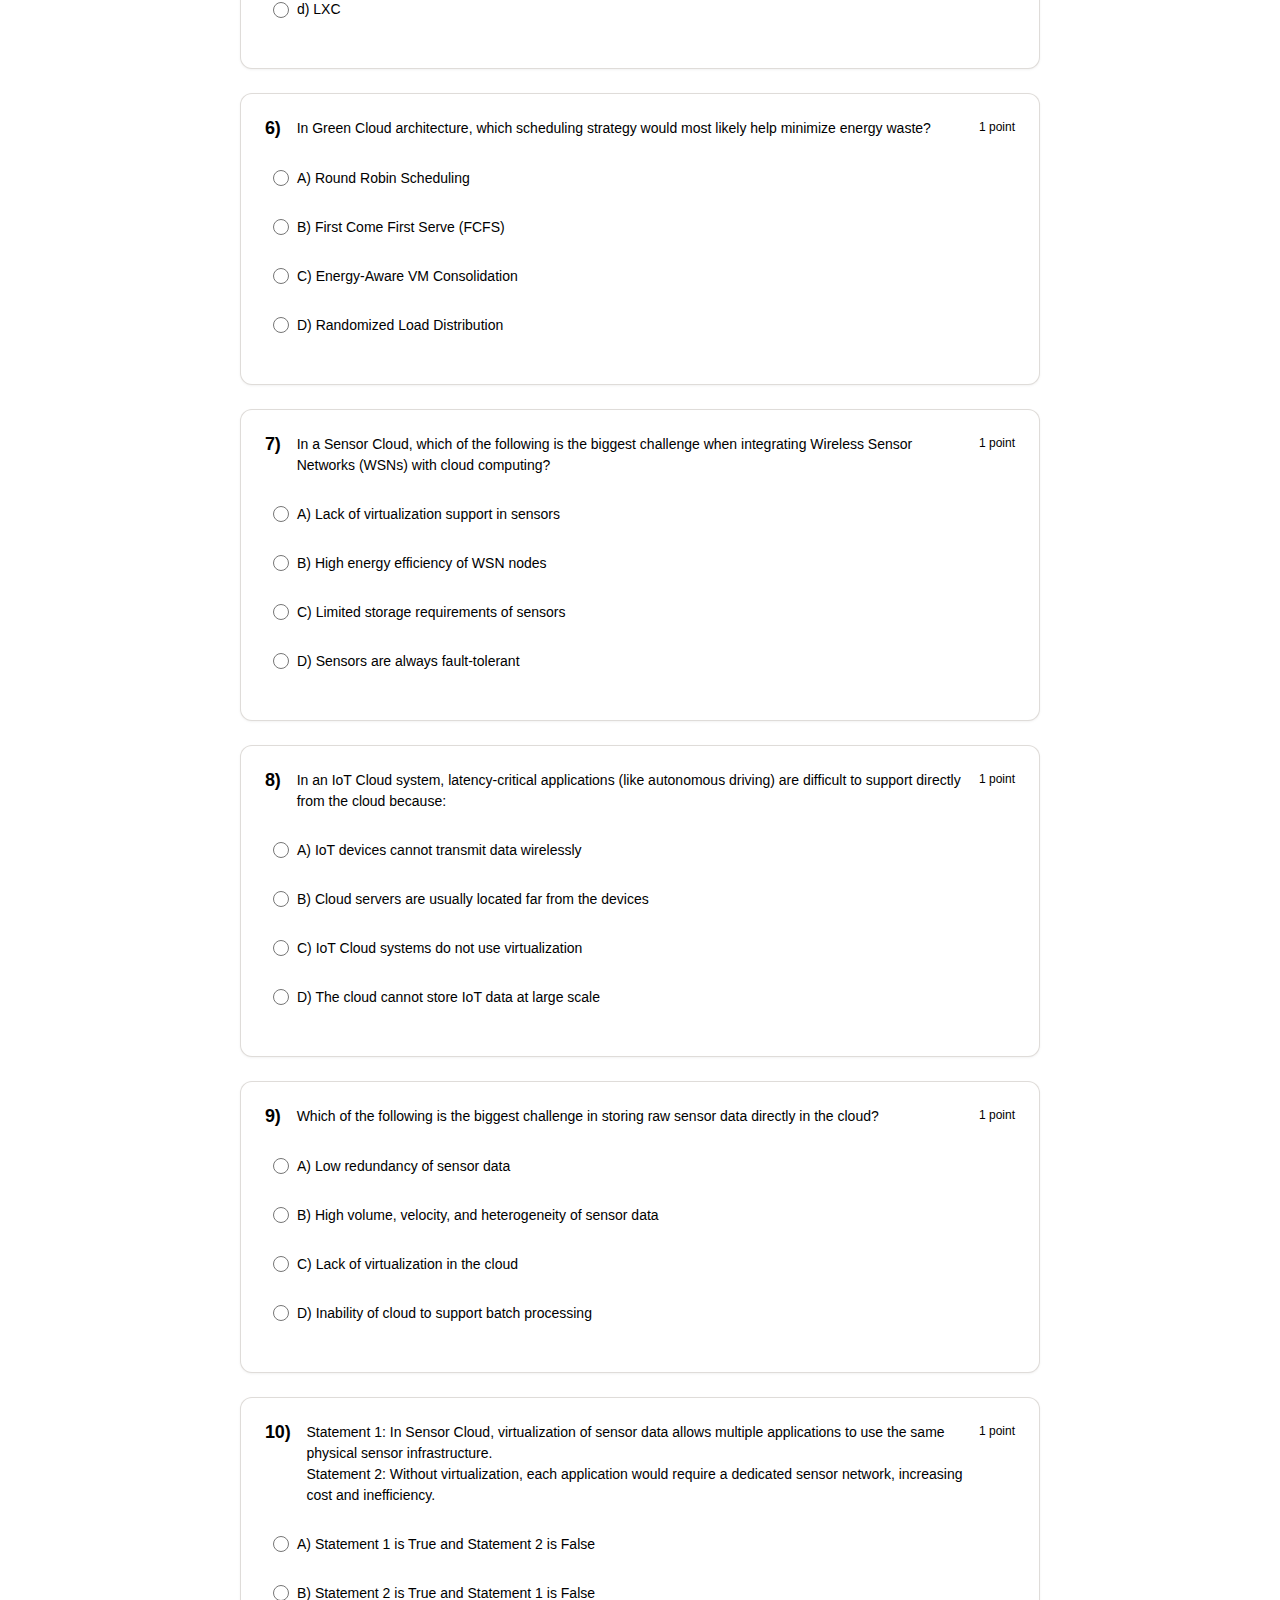
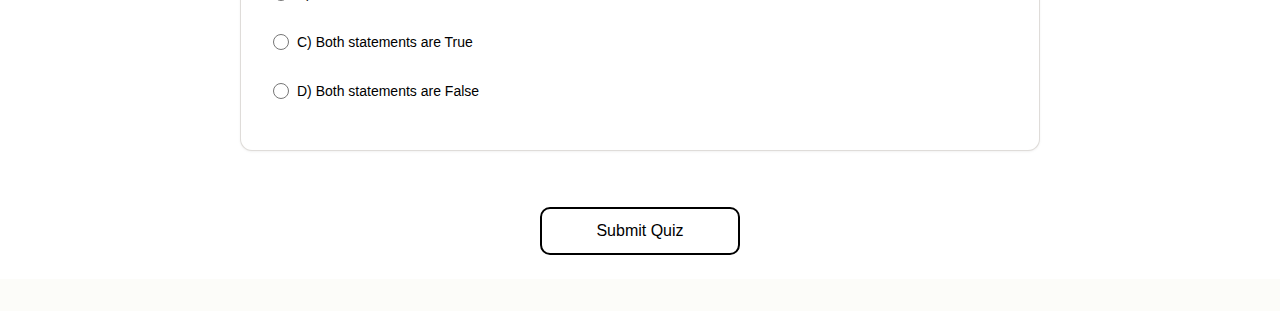
<file: week8/week8.html>
<!DOCTYPE html>
<html lang="en">

<head>
    <meta charset="UTF-8">
    <meta name="viewport" content="width=device-width, initial-scale=1.0">
    <title>Cloud Computing Quiz</title>
    <link rel="stylesheet" href="../style.css">
</head>

<body>
    <!-- Toast Popup for Incomplete Submission -->
    <div id="incomplete-toast" class="toast-popup hidden">
        <span class="toast-message">If you don’t answer all, your crush will marry someone else 💔😂</span>
        <button class="toast-close" id="toast-close">&times;</button>
    </div>

    <div class="container">
        <header class="quiz-header header-flex">
            <h2>In NPTEL Week 8, the same question is here. To remember it quickly, I will create it for you</h2>
            <button onclick="window.location.href='../index.html';" class="go-back-btn">Go Back</button>
        </header>

        <form id="quiz-form" class="quiz-container">
            <!-- Question 1 -->
            <div class="question-block">
                <div class="question-header">
                    <h2 class="question-number">1)</h2>
                    <div class="question-content">
                        <p class="question-text">
                            Which command is used to list all running Docker containers?
                        </p>
                        <span class="points">1 point</span>
                    </div>
                </div>
            
                <div class="options-container">
                    <div class="option">
                        <input type="radio" id="q1_a" name="question1" value="A">
                        <label for="q1_a">A) docker images</label>
                    </div>
                    <div class="option">
                        <input type="radio" id="q1_b" name="question1" value="B">
                        <label for="q1_b">B) docker ps</label>
                    </div>
                    <div class="option">
                        <input type="radio" id="q1_c" name="question1" value="C">
                        <label for="q1_c">C) docker run</label>
                    </div>
                    <div class="option">
                        <input type="radio" id="q1_d" name="question1" value="D">
                        <label for="q1_d">D) docker exec</label>
                    </div>
                </div>
            </div>
            <!-- Question 2 -->
            <div class="question-block">
                <div class="question-header">
                    <h2 class="question-number">2)</h2>
                    <div class="question-content">
                        <p class="question-text">
                            Which of the following is true about Docker volumes?
                        </p>
                        <span class="points">1 point</span>
                    </div>
                </div>
            
                <div class="options-container">
                    <div class="option">
                        <input type="radio" id="q2_a" name="question2" value="A">
                        <label for="q2_a">A) They are temporary and deleted with the container.</label>
                    </div>
                    <div class="option">
                        <input type="radio" id="q2_b" name="question2" value="B">
                        <label for="q2_b">B) They persist data independently of containers.</label>
                    </div>
                    <div class="option">
                        <input type="radio" id="q2_c" name="question2" value="C">
                        <label for="q2_c">C) They cannot be shared between containers.</label>
                    </div>
                    <div class="option">
                        <input type="radio" id="q2_d" name="question2" value="D">
                        <label for="q2_d">D) They are used only for logging.</label>
                    </div>
                </div>
            </div>
            <!-- Question 3 -->
            <div class="question-block">
                <div class="question-header">
                    <h2 class="question-number">3)</h2>
                    <div class="question-content">
                        <p class="question-text">
                            Which of the following statements is TRUE?
                        </p>
                        <span class="points">1 point</span>
                    </div>
                </div>
            
                <div class="options-container">
                    <div class="option">
                        <input type="radio" id="q3_a" name="question3" value="A">
                        <label for="q3_a">A) A VM can run multiple containers inside it</label>
                    </div>
                    <div class="option">
                        <input type="radio" id="q3_b" name="question3" value="B">
                        <label for="q3_b">B) A container can run multiple VMs inside it</label>
                    </div>
                    <div class="option">
                        <input type="radio" id="q3_c" name="question3" value="C">
                        <label for="q3_c">C) VMs and containers cannot run together</label>
                    </div>
                    <div class="option">
                        <input type="radio" id="q3_d" name="question3" value="D">
                        <label for="q3_d">D) Containers require hardware virtualization support</label>
                    </div>
                </div>
            </div>
            <!-- Question 4 -->
            <div class="question-block">
                <div class="question-header">
                    <h2 class="question-number">4)</h2>
                    <div class="question-content">
                        <p class="question-text">
                            Kubernetes is primarily used for:
                        </p>
                        <span class="points">1 point</span>
                    </div>
                </div>
            
                <div class="options-container">
                    <div class="option">
                        <input type="radio" id="q4_a" name="question4" value="A">
                        <label for="q4_a">A) Hypervisor management</label>
                    </div>
                    <div class="option">
                        <input type="radio" id="q4_b" name="question4" value="B">
                        <label for="q4_b">B) Container orchestration</label>
                    </div>
                    <div class="option">
                        <input type="radio" id="q4_c" name="question4" value="C">
                        <label for="q4_c">C) VM migration</label>
                    </div>
                    <div class="option">
                        <input type="radio" id="q4_d" name="question4" value="D">
                        <label for="q4_d">D) Hardware virtualization</label>
                    </div>
                </div>
            </div>
            <!-- Question 5 -->
        <div class="question-block">
            <div class="question-header">
                <h2 class="question-number">5)</h2>
                <div class="question-content">
                    <p class="question-text">
                        __________ is an example of a Type 1 (bare-metal) hypervisor that runs directly on the hardware
                        without needing a host OS.
                    </p>
                    <span class="points">1 point</span>
                </div>
            </div>
        
            <div class="options-container">
                <div class="option">
                    <input type="radio" id="q5_a" name="question5" value="A">
                    <label for="q5_a">a) VMware ESXi</label>
                </div>
                <div class="option">
                    <input type="radio" id="q5_b" name="question5" value="B">
                    <label for="q5_b">b) VirtualBox</label>
                </div>
                <div class="option">
                    <input type="radio" id="q5_c" name="question5" value="C">
                    <label for="q5_c">c) Docker</label>
                </div>
                <div class="option">
                    <input type="radio" id="q5_d" name="question5" value="D">
                    <label for="q5_d">d) LXC</label>
                </div>
            </div>
        </div>
        <!-- Question 6 -->
        <div class="question-block">
            <div class="question-header">
                <h2 class="question-number">6)</h2>
                <div class="question-content">
                    <p class="question-text">
                        In Green Cloud architecture, which scheduling strategy would most likely help minimize energy
                        waste?
                    </p>
                    <span class="points">1 point</span>
                </div>
            </div>
        
            <div class="options-container">
                <div class="option">
                    <input type="radio" id="q6_a" name="question6" value="A">
                    <label for="q6_a">A) Round Robin Scheduling</label>
                </div>
                <div class="option">
                    <input type="radio" id="q6_b" name="question6" value="B">
                    <label for="q6_b">B) First Come First Serve (FCFS)</label>
                </div>
                <div class="option">
                    <input type="radio" id="q6_c" name="question6" value="C">
                    <label for="q6_c">C) Energy-Aware VM Consolidation</label>
                </div>
                <div class="option">
                    <input type="radio" id="q6_d" name="question6" value="D">
                    <label for="q6_d">D) Randomized Load Distribution</label>
                </div>
            </div>
        </div>
        <!-- Question 7 -->
        <div class="question-block">
            <div class="question-header">
                <h2 class="question-number">7)</h2>
                <div class="question-content">
                    <p class="question-text">
                        In a Sensor Cloud, which of the following is the biggest challenge when integrating Wireless
                        Sensor Networks (WSNs) with cloud computing?
                    </p>
                    <span class="points">1 point</span>
                </div>
            </div>
        
            <div class="options-container">
                <div class="option">
                    <input type="radio" id="q7_a" name="question7" value="A">
                    <label for="q7_a">A) Lack of virtualization support in sensors</label>
                </div>
                <div class="option">
                    <input type="radio" id="q7_b" name="question7" value="B">
                    <label for="q7_b">B) High energy efficiency of WSN nodes</label>
                </div>
                <div class="option">
                    <input type="radio" id="q7_c" name="question7" value="C">
                    <label for="q7_c">C) Limited storage requirements of sensors</label>
                </div>
                <div class="option">
                    <input type="radio" id="q7_d" name="question7" value="D">
                    <label for="q7_d">D) Sensors are always fault-tolerant</label>
                </div>
            </div>
        </div>
        <!-- Question 8 -->
        
        <div class="question-block">
            <div class="question-header">
                <h2 class="question-number">8)</h2>
                <div class="question-content">
                    <p class="question-text">
                        In an IoT Cloud system, latency-critical applications (like autonomous driving) are difficult to
                        support directly from the cloud because:
                    </p>
                    <span class="points">1 point</span>
                </div>
            </div>
        
            <div class="options-container">
                <div class="option">
                    <input type="radio" id="q8_a" name="question8" value="A">
                    <label for="q8_a">A) IoT devices cannot transmit data wirelessly</label>
                </div>
                <div class="option">
                    <input type="radio" id="q8_b" name="question8" value="B">
                    <label for="q8_b">B) Cloud servers are usually located far from the devices</label>
                </div>
                <div class="option">
                    <input type="radio" id="q8_c" name="question8" value="C">
                    <label for="q8_c">C) IoT Cloud systems do not use virtualization</label>
                </div>
                <div class="option">
                    <input type="radio" id="q8_d" name="question8" value="D">
                    <label for="q8_d">D) The cloud cannot store IoT data at large scale</label>
                </div>
            </div>
        </div>
        <!-- Question 9 -->
        <div class="question-block">
            <div class="question-header">
                <h2 class="question-number">9)</h2>
                <div class="question-content">
                    <p class="question-text">
                        Which of the following is the biggest challenge in storing raw sensor data directly in the cloud?
                    </p>
                    <span class="points">1 point</span>
                </div>
            </div>
        
            <div class="options-container">
                <div class="option">
                    <input type="radio" id="q9_a" name="question9" value="A">
                    <label for="q9_a">A) Low redundancy of sensor data</label>
                </div>
                <div class="option">
                    <input type="radio" id="q9_b" name="question9" value="B">
                    <label for="q9_b">B) High volume, velocity, and heterogeneity of sensor data</label>
                </div>
                <div class="option">
                    <input type="radio" id="q9_c" name="question9" value="C">
                    <label for="q9_c">C) Lack of virtualization in the cloud</label>
                </div>
                <div class="option">
                    <input type="radio" id="q9_d" name="question9" value="D">
                    <label for="q9_d">D) Inability of cloud to support batch processing</label>
                </div>
            </div>
        </div>
        <!-- Question 10 -->
        <div class="question-block">
            <div class="question-header">
                <h2 class="question-number">10)</h2>
                <div class="question-content">
                    <p class="question-text">
                        Statement 1: In Sensor Cloud, virtualization of sensor data allows multiple applications to use the
                        same physical sensor infrastructure.<br>
                        Statement 2: Without virtualization, each application would require a dedicated sensor network,
                        increasing cost and inefficiency.
                    </p>
                    <span class="points">1 point</span>
                </div>
            </div>
        
            <div class="options-container">
                <div class="option">
                    <input type="radio" id="q10_a" name="question10" value="A">
                    <label for="q10_a">A) Statement 1 is True and Statement 2 is False</label>
                </div>
                <div class="option">
                    <input type="radio" id="q10_b" name="question10" value="B">
                    <label for="q10_b">B) Statement 2 is True and Statement 1 is False</label>
                </div>
                <div class="option">
                    <input type="radio" id="q10_c" name="question10" value="C">
                    <label for="q10_c">C) Both statements are True</label>
                </div>
                <div class="option">
                    <input type="radio" id="q10_d" name="question10" value="D">
                    <label for="q10_d">D) Both statements are False</label>
                </div>
            </div>
        </div>
            <!-- Submit Button -->
            <div class="submit-section">
                <button type="button" id="submit-quiz" class="btn btn--primary btn--lg">Submit Quiz</button>
            </div>

        </form>

        <!-- Results Section (Hidden by default) -->
        <div id="results-container" class="results-container hidden">
            <div class="results-header">
                <h2>Quiz Results</h2>
                <div class="score-summary">
                    <div class="total-score">
                        <span class="score-text" id="score-text">0 out of 10</span>
                        <span class="percentage-text" id="percentage-text">(0%)</span>
                    </div>
                </div>
            </div>

            <div class="results-breakdown" id="results-breakdown">
                <!-- Detailed results will be populated here -->
            </div>

            <div class="retake-section">
                <button type="button" id="retake-quiz" class="btn btn--secondary btn--lg">Retake Quiz</button>
            </div>
        </div>

    </div>

    <script src="app.js"></script>
</body>

</html>
</file>
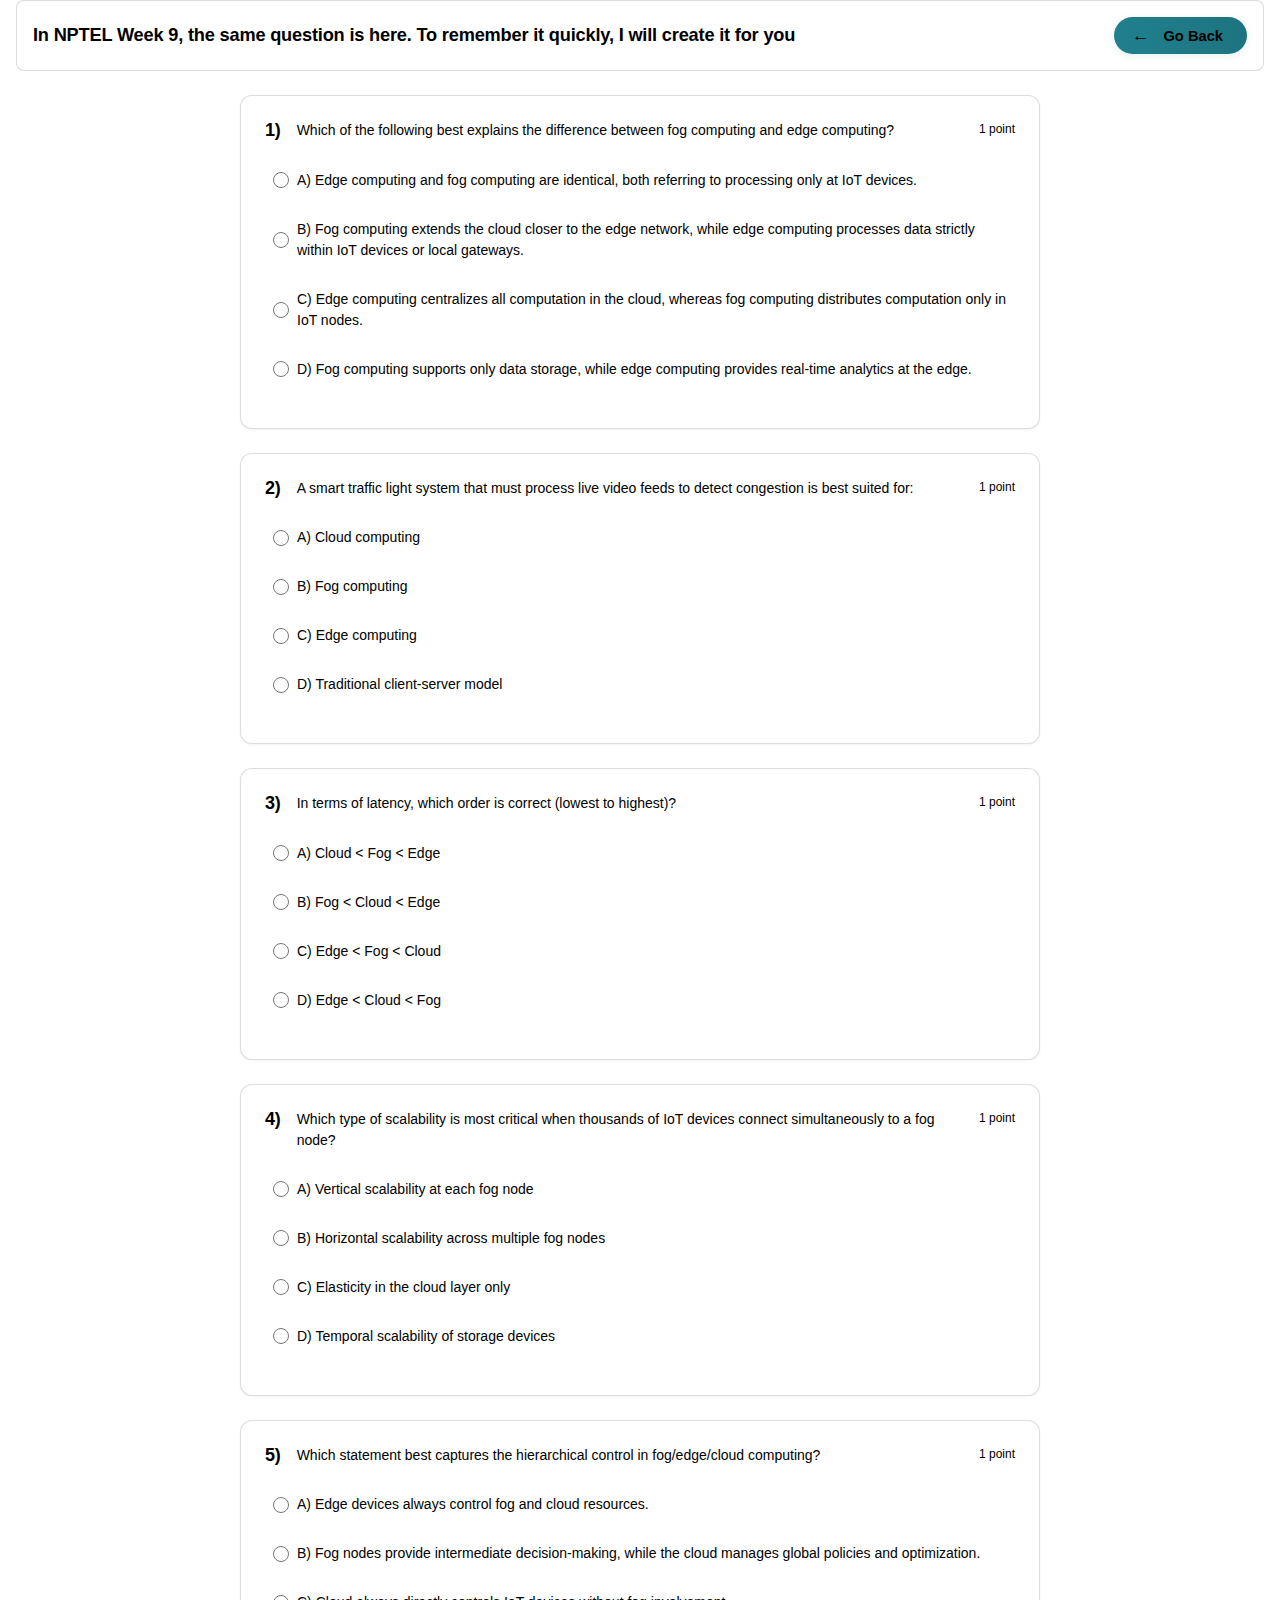
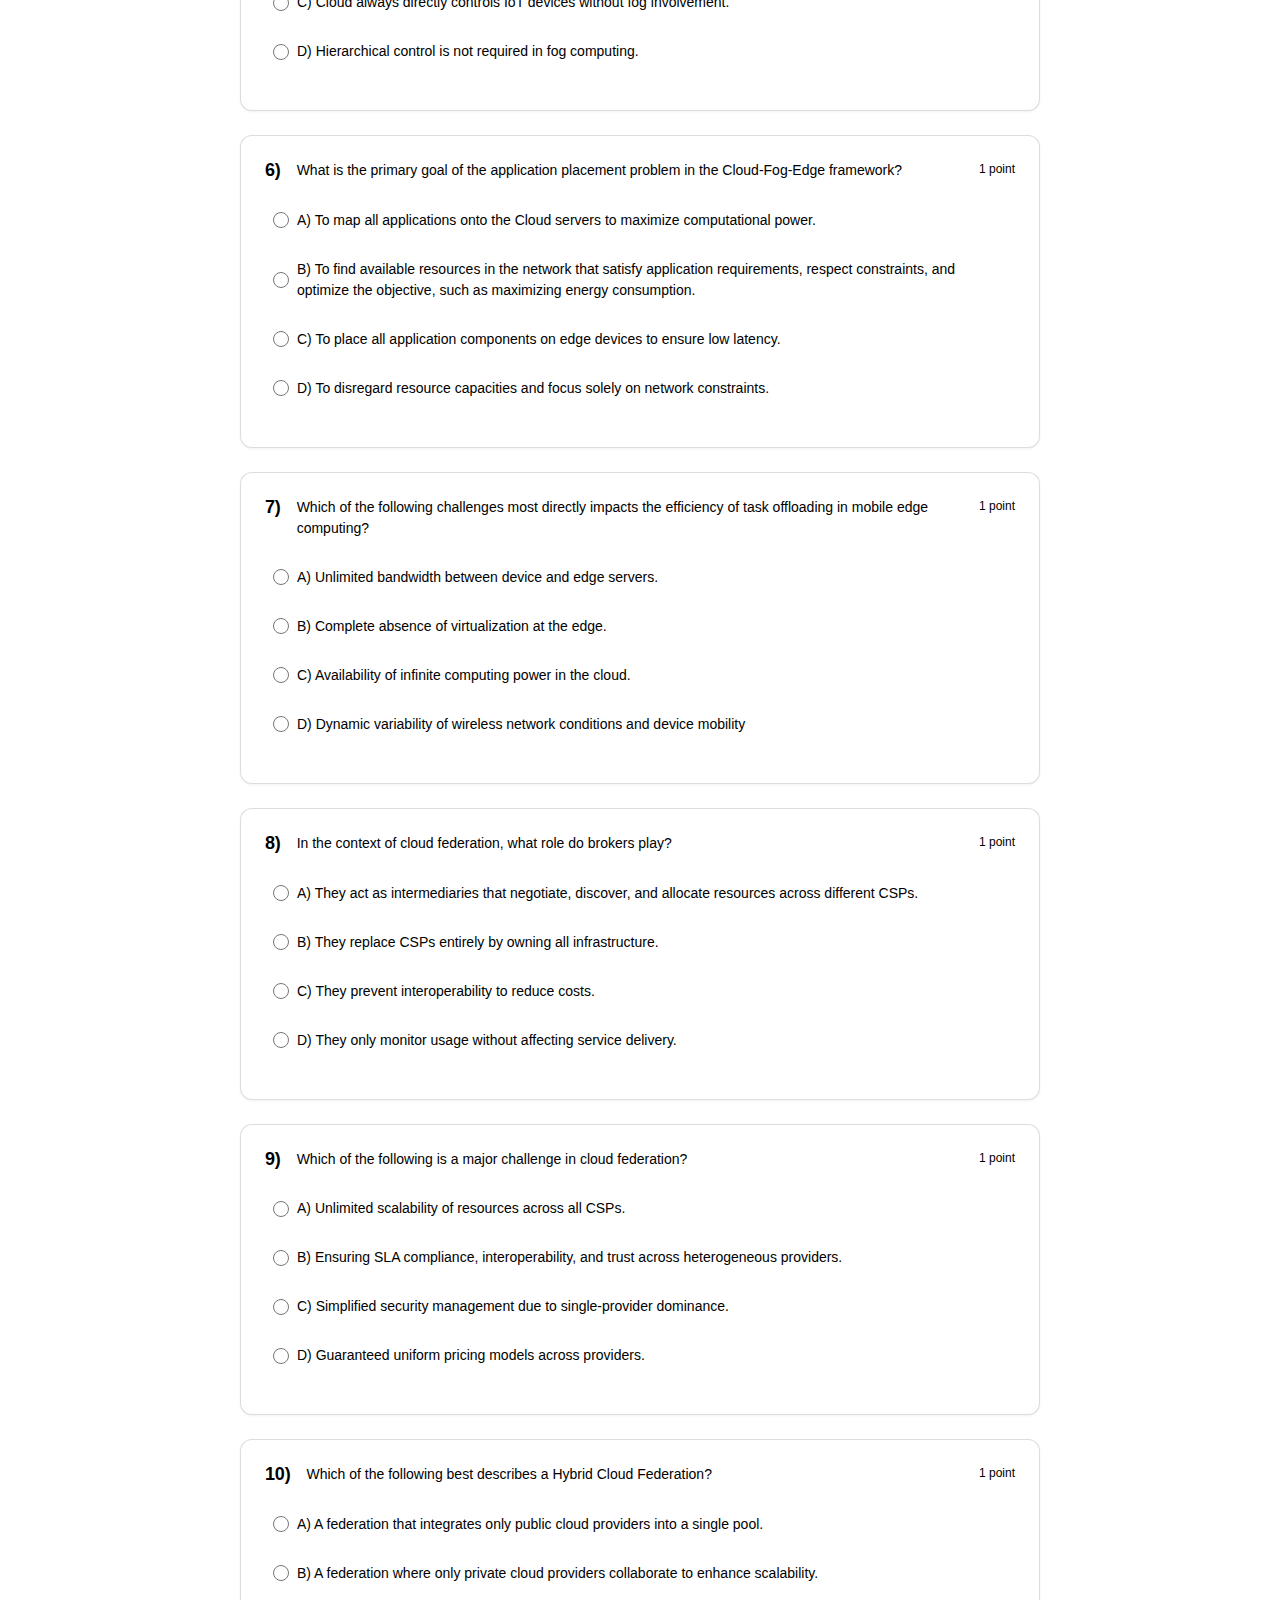
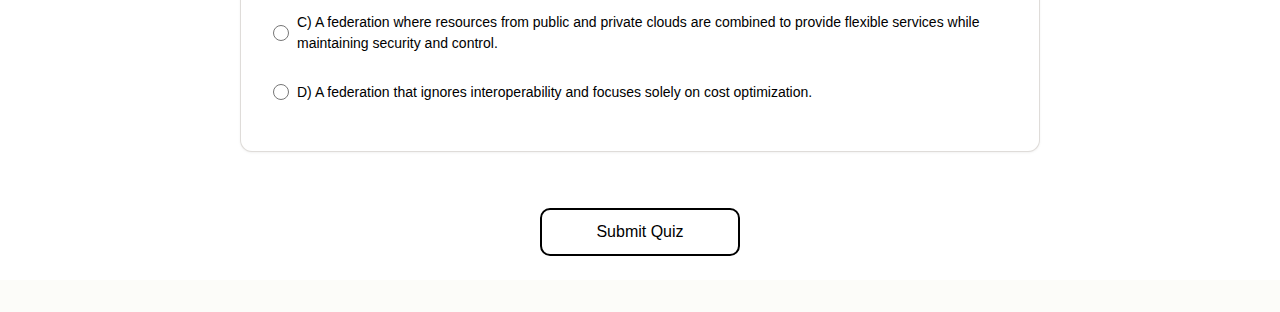
<file: week9/week9.html>
<!DOCTYPE html>
<html lang="en">

<head>
    <meta charset="UTF-8">
    <meta name="viewport" content="width=device-width, initial-scale=1.0">
    <title>Cloud Computing Quiz</title>
    <link rel="stylesheet" href="../style.css">
</head>

<body>
    <!-- Toast Popup for Incomplete Submission -->
    <div id="incomplete-toast" class="toast-popup hidden">
        <span class="toast-message">If you don’t answer all, your crush will marry someone else 💔😂</span>
        <button class="toast-close" id="toast-close">&times;</button>
    </div>

    <div class="container">
        <header class="quiz-header header-flex">
            <h2>In NPTEL Week 9, the same question is here. To remember it quickly, I will create it for you</h2>
            <button onclick="window.location.href='../index.html';" class="go-back-btn">Go Back</button>
        </header>

        <form id="quiz-form" class="quiz-container">
            <!-- Question 1 -->
            <div class="question-block">
                <div class="question-header">
                    <h2 class="question-number">1)</h2>
                    <div class="question-content">
                        <p class="question-text">
                            Which of the following best explains the difference between fog computing and edge
                            computing?
                        </p>
                        <span class="points">1 point</span>
                    </div>
                </div>

                <div class="options-container">
                    <div class="option">
                        <input type="radio" id="q1_a" name="question1" value="A">
                        <label for="q1_a">A) Edge computing and fog computing are identical, both referring to
                            processing only at
                            IoT devices.</label>
                    </div>
                    <div class="option">
                        <input type="radio" id="q1_b" name="question1" value="B">
                        <label for="q1_b">B) Fog computing extends the cloud closer to the edge network, while edge
                            computing
                            processes data strictly within IoT devices or local gateways.</label>
                    </div>
                    <div class="option">
                        <input type="radio" id="q1_c" name="question1" value="C">
                        <label for="q1_c">C) Edge computing centralizes all computation in the cloud, whereas fog
                            computing
                            distributes computation only in IoT nodes.</label>
                    </div>
                    <div class="option">
                        <input type="radio" id="q1_d" name="question1" value="D">
                        <label for="q1_d">D) Fog computing supports only data storage, while edge computing provides
                            real-time
                            analytics at the edge.</label>
                    </div>
                </div>
            </div>
            <!-- Question 2 -->
            <div class="question-block">
                <div class="question-header">
                    <h2 class="question-number">2)</h2>
                    <div class="question-content">
                        <p class="question-text">
                            A smart traffic light system that must process live video feeds to detect congestion is best
                            suited for:
                        </p>
                        <span class="points">1 point</span>
                    </div>
                </div>

                <div class="options-container">
                    <div class="option">
                        <input type="radio" id="q2_a" name="question2" value="A">
                        <label for="q2_a">A) Cloud computing</label>
                    </div>
                    <div class="option">
                        <input type="radio" id="q2_b" name="question2" value="B">
                        <label for="q2_b">B) Fog computing</label>
                    </div>
                    <div class="option">
                        <input type="radio" id="q2_c" name="question2" value="C">
                        <label for="q2_c">C) Edge computing</label>
                    </div>
                    <div class="option">
                        <input type="radio" id="q2_d" name="question2" value="D">
                        <label for="q2_d">D) Traditional client-server model</label>
                    </div>
                </div>
            </div>
            <!-- Question 3 -->
            <div class="question-block">
                <div class="question-header">
                    <h2 class="question-number">3)</h2>
                    <div class="question-content">
                        <p class="question-text">
                            In terms of latency, which order is correct (lowest to highest)?
                        </p>
                        <span class="points">1 point</span>
                    </div>
                </div>

                <div class="options-container">
                    <div class="option">
                        <input type="radio" id="q3_a" name="question3" value="A">
                        <label for="q3_a">A) Cloud < Fog < Edge</label>
                    </div>
                    <div class="option">
                        <input type="radio" id="q3_b" name="question3" value="B">
                        <label for="q3_b">B) Fog < Cloud < Edge</label>
                    </div>
                    <div class="option">
                        <input type="radio" id="q3_c" name="question3" value="C">
                        <label for="q3_c">C) Edge < Fog < Cloud</label>
                    </div>
                    <div class="option">
                        <input type="radio" id="q3_d" name="question3" value="D">
                        <label for="q3_d">D) Edge < Cloud < Fog</label>
                    </div>
                </div>
            </div>
            <!-- Question 4 -->
            <div class="question-block">
                <div class="question-header">
                    <h2 class="question-number">4)</h2>
                    <div class="question-content">
                        <p class="question-text">
                            Which type of scalability is most critical when thousands of IoT devices connect
                            simultaneously to
                            a fog node?
                        </p>
                        <span class="points">1 point</span>
                    </div>
                </div>

                <div class="options-container">
                    <div class="option">
                        <input type="radio" id="q4_a" name="question4" value="A">
                        <label for="q4_a">A) Vertical scalability at each fog node</label>
                    </div>
                    <div class="option">
                        <input type="radio" id="q4_b" name="question4" value="B">
                        <label for="q4_b">B) Horizontal scalability across multiple fog nodes</label>
                    </div>
                    <div class="option">
                        <input type="radio" id="q4_c" name="question4" value="C">
                        <label for="q4_c">C) Elasticity in the cloud layer only</label>
                    </div>
                    <div class="option">
                        <input type="radio" id="q4_d" name="question4" value="D">
                        <label for="q4_d">D) Temporal scalability of storage devices</label>
                    </div>
                </div>
            </div>
            <!-- Question 5 -->
            <div class="question-block">
                <div class="question-header">
                    <h2 class="question-number">5)</h2>
                    <div class="question-content">
                        <p class="question-text">
                            Which statement best captures the hierarchical control in fog/edge/cloud computing?
                        </p>
                        <span class="points">1 point</span>
                    </div>
                </div>

                <div class="options-container">
                    <div class="option">
                        <input type="radio" id="q5_a" name="question5" value="A">
                        <label for="q5_a">A) Edge devices always control fog and cloud resources.</label>
                    </div>
                    <div class="option">
                        <input type="radio" id="q5_b" name="question5" value="B">
                        <label for="q5_b">B) Fog nodes provide intermediate decision-making, while the cloud manages
                            global policies
                            and optimization.</label>
                    </div>
                    <div class="option">
                        <input type="radio" id="q5_c" name="question5" value="C">
                        <label for="q5_c">C) Cloud always directly controls IoT devices without fog involvement.</label>
                    </div>
                    <div class="option">
                        <input type="radio" id="q5_d" name="question5" value="D">
                        <label for="q5_d">D) Hierarchical control is not required in fog computing.</label>
                    </div>
                </div>
            </div>
            <!-- Question 6 -->
            <div class="question-block">
                <div class="question-header">
                    <h2 class="question-number">6)</h2>
                    <div class="question-content">
                        <p class="question-text">
                            What is the primary goal of the application placement problem in the Cloud-Fog-Edge
                            framework?
                        </p>
                        <span class="points">1 point</span>
                    </div>
                </div>

                <div class="options-container">
                    <div class="option">
                        <input type="radio" id="q6_a" name="question6" value="A">
                        <label for="q6_a">A) To map all applications onto the Cloud servers to maximize computational
                            power.</label>
                    </div>
                    <div class="option">
                        <input type="radio" id="q6_b" name="question6" value="B">
                        <label for="q6_b">B) To find available resources in the network that satisfy application
                            requirements,
                            respect constraints, and optimize the objective, such as maximizing energy
                            consumption.</label>
                    </div>
                    <div class="option">
                        <input type="radio" id="q6_c" name="question6" value="C">
                        <label for="q6_c">C) To place all application components on edge devices to ensure low
                            latency.</label>
                    </div>
                    <div class="option">
                        <input type="radio" id="q6_d" name="question6" value="D">
                        <label for="q6_d">D) To disregard resource capacities and focus solely on network
                            constraints.</label>
                    </div>
                </div>
            </div>
            <!-- Question 7 -->
            <div class="question-block">
                <div class="question-header">
                    <h2 class="question-number">7)</h2>
                    <div class="question-content">
                        <p class="question-text">
                            Which of the following challenges most directly impacts the efficiency of task offloading in
                            mobile
                            edge computing?
                        </p>
                        <span class="points">1 point</span>
                    </div>
                </div>

                <div class="options-container">
                    <div class="option">
                        <input type="radio" id="q7_a" name="question7" value="A">
                        <label for="q7_a">A) Unlimited bandwidth between device and edge servers.</label>
                    </div>
                    <div class="option">
                        <input type="radio" id="q7_b" name="question7" value="B">
                        <label for="q7_b">B) Complete absence of virtualization at the edge.</label>
                    </div>
                    <div class="option">
                        <input type="radio" id="q7_c" name="question7" value="C">
                        <label for="q7_c">C) Availability of infinite computing power in the cloud.</label>
                    </div>
                    <div class="option">
                        <input type="radio" id="q7_d" name="question7" value="D">
                        <label for="q7_d">D) Dynamic variability of wireless network conditions and device
                            mobility</label>
                    </div>
                </div>
            </div>
            <!-- Question 8 -->
            <div class="question-block">
                <div class="question-header">
                    <h2 class="question-number">8)</h2>
                    <div class="question-content">
                        <p class="question-text">
                            In the context of cloud federation, what role do brokers play?
                        </p>
                        <span class="points">1 point</span>
                    </div>
                </div>

                <div class="options-container">
                    <div class="option">
                        <input type="radio" id="q8_a" name="question8" value="A">
                        <label for="q8_a">A) They act as intermediaries that negotiate, discover, and allocate resources
                            across
                            different CSPs.</label>
                    </div>
                    <div class="option">
                        <input type="radio" id="q8_b" name="question8" value="B">
                        <label for="q8_b">B) They replace CSPs entirely by owning all infrastructure.</label>
                    </div>
                    <div class="option">
                        <input type="radio" id="q8_c" name="question8" value="C">
                        <label for="q8_c">C) They prevent interoperability to reduce costs.</label>
                    </div>
                    <div class="option">
                        <input type="radio" id="q8_d" name="question8" value="D">
                        <label for="q8_d">D) They only monitor usage without affecting service delivery.</label>
                    </div>
                </div>
            </div>
            <!-- Question 9 -->
            <div class="question-block">
                <div class="question-header">
                    <h2 class="question-number">9)</h2>
                    <div class="question-content">
                        <p class="question-text">
                            Which of the following is a major challenge in cloud federation?
                        </p>
                        <span class="points">1 point</span>
                    </div>
                </div>

                <div class="options-container">
                    <div class="option">
                        <input type="radio" id="q9_a" name="question9" value="A">
                        <label for="q9_a">A) Unlimited scalability of resources across all CSPs.</label>
                    </div>
                    <div class="option">
                        <input type="radio" id="q9_b" name="question9" value="B">
                        <label for="q9_b">B) Ensuring SLA compliance, interoperability, and trust across heterogeneous
                            providers.</label>
                    </div>
                    <div class="option">
                        <input type="radio" id="q9_c" name="question9" value="C">
                        <label for="q9_c">C) Simplified security management due to single-provider dominance.</label>
                    </div>
                    <div class="option">
                        <input type="radio" id="q9_d" name="question9" value="D">
                        <label for="q9_d">D) Guaranteed uniform pricing models across providers.</label>
                    </div>
                </div>
            </div>
            <!-- Question 10 -->
            <div class="question-block">
                <div class="question-header">
                    <h2 class="question-number">10)</h2>
                    <div class="question-content">
                        <p class="question-text">
                            Which of the following best describes a Hybrid Cloud Federation?
                        </p>
                        <span class="points">1 point</span>
                    </div>
                </div>

                <div class="options-container">
                    <div class="option">
                        <input type="radio" id="q10_a" name="question10" value="A">
                        <label for="q10_a">A) A federation that integrates only public cloud providers into a single
                            pool.</label>
                    </div>
                    <div class="option">
                        <input type="radio" id="q10_b" name="question10" value="B">
                        <label for="q10_b">B) A federation where only private cloud providers collaborate to enhance
                            scalability.</label>
                    </div>
                    <div class="option">
                        <input type="radio" id="q10_c" name="question10" value="C">
                        <label for="q10_c">C) A federation where resources from public and private clouds are combined
                            to provide
                            flexible services while maintaining security and control.</label>
                    </div>
                    <div class="option">
                        <input type="radio" id="q10_d" name="question10" value="D">
                        <label for="q10_d">D) A federation that ignores interoperability and focuses solely on cost
                            optimization.</label>
                    </div>
                </div>
            </div>
            <!-- Submit Button -->
            <div class="submit-section">
                <button type="button" id="submit-quiz" class="btn btn--primary btn--lg">Submit Quiz</button>
            </div>

        </form>

        <!-- Results Section (Hidden by default) -->
        <div id="results-container" class="results-container hidden">
            <div class="results-header">
                <h2>Quiz Results</h2>
                <div class="score-summary">
                    <div class="total-score">
                        <span class="score-text" id="score-text">0 out of 10</span>
                        <span class="percentage-text" id="percentage-text">(0%)</span>
                    </div>
                </div>
            </div>

            <div class="results-breakdown" id="results-breakdown">
                <!-- Detailed results will be populated here -->
            </div>

            <div class="retake-section">
                <button type="button" id="retake-quiz" class="btn btn--secondary btn--lg">Retake Quiz</button>
            </div>
        </div>

    </div>

    <script src="app.js"></script>
</body>

</html>
</file>
<file: style.css>
/* Toast Popup Styles */
.toast-popup {
  position: fixed;
  left: 50%;
  bottom: 32px;
  transform: translateX(-50%);
  min-width: 340px;
  max-width: 90vw;
  background: linear-gradient(90deg, #10b981 0%, #06b6d4 100%);
  color: #fffbe7;
  padding: 18px 40px 18px 32px;
  border-radius: 18px;
  box-shadow: 0 6px 32px rgba(0,0,0,0.18);
  z-index: 9999;
  display: flex;
  flex-direction: row;
  align-items: center;
  justify-content: center;
  gap: 32px;
  font-size: 1.13rem;
  font-weight: 500;
  animation: toast-in 0.25s cubic-bezier(0.16,1,0.3,1);
  letter-spacing: 0.01em;
}
.toast-message {
  flex: 1;
  text-align: left;
  word-break: break-word;
}
.toast-popup .toast-close {
  background: none;
  border: none;
  color: #fff;
  font-size: 1.4rem;
  cursor: pointer;
  margin-left: 8px;
  padding: 0 4px;
  border-radius: 4px;
  transition: 0.15s;
}
.toast-popup .toast-close:hover {
  background: rgba(255,255,255,0.12);
}
.toast-popup.hidden {
  display: none;
}
@keyframes toast-in {
  from { opacity: 0; transform: translateX(-50%) translateY(40px); }
  to { opacity: 1; transform: translateX(-50%) translateY(0); }
}
@media (max-width: 600px) {
  .go-back-btn {
    font-size: 0.98rem;
    padding: 8px 14px 8px 12px;
    min-width: 90px;
    width: auto;
    border-radius: 999px;
    gap: 5px;
  }
  .header-flex {
    flex-direction: column;
    align-items: flex-start;
    gap: 8px;
  }
}
/* Header flex for Go Back button alignment */
.header-flex {
  display: flex;
  align-items: center;
  justify-content: space-between;
  gap: 0;
}
.header-flex h2 {
  margin: 0;
  font-size: 1.3rem;
  font-weight: 600;
}
/* Go Back Button Custom Style */
.go-back-btn {
  display: flex;
  align-items: center;
  gap: 8px;
  background: linear-gradient(90deg, var(--color-primary) 0%, var(--color-primary-hover) 100%);
  color: var(--color-btn-primary-text);
  border: none;
  border-radius: 999px;
  padding: 8px 24px 8px 18px;
  font-size: 1.05rem;
  font-weight: 600;
  cursor: pointer;
  box-shadow: 0 2px 8px rgba(33,128,141,0.10);
  transition: 0.18s, color 0.18s, box-shadow 0.18s;
  margin-bottom: 0;
  outline: none;
}
.go-back-btn::before {
  content: '\2190';
  font-size: 1.2em;
  margin-right: 6px;
  display: inline-block;
  vertical-align: middle;
}
.go-back-btn:hover {
  background: linear-gradient(90deg, var(--color-primary-hover) 0%, var(--color-primary-active) 100%);
  color: var(--color-white);
  box-shadow: 0 4px 16px rgba(33,128,141,0.16);
}
.go-back-btn:hover {
  background-color: var(--color-secondary-hover);
  color: var(--color-primary);
  border-color: var(--color-secondary-active);
}
:root {
  /* Primitive Color Tokens */
  --color-white: rgba(255, 255, 255, 1);
  --color-black: rgba(0, 0, 0, 1);
  --color-cream-50: rgba(252, 252, 249, 1);
  --color-cream-100: rgba(255, 255, 253, 1);
  --color-gray-200: rgba(245, 245, 245, 1);
  --color-gray-300: rgba(167, 169, 169, 1);
  --color-gray-400: rgba(119, 124, 124, 1);
  --color-slate-500: rgba(98, 108, 113, 1);
  --color-brown-600: rgba(94, 82, 64, 1);
  --color-charcoal-700: rgba(31, 33, 33, 1);
  --color-charcoal-800: rgba(38, 40, 40, 1);
  --color-slate-900: rgba(19, 52, 59, 1);
  --color-teal-300: rgba(50, 184, 198, 1);
  --color-teal-400: rgba(45, 166, 178, 1);
  --color-teal-500: rgba(33, 128, 141, 1);
  --color-teal-600: rgba(29, 116, 128, 1);
  --color-teal-700: rgba(26, 104, 115, 1);
  --color-teal-800: rgba(41, 150, 161, 1);
  --color-red-400: rgba(255, 84, 89, 1);
  --color-red-500: rgba(192, 21, 47, 1);
  --color-orange-400: rgba(230, 129, 97, 1);
  --color-orange-500: rgba(168, 75, 47, 1);

  /* RGB versions for opacity control */
  --color-brown-600-rgb: 94, 82, 64;
  --color-teal-500-rgb: 33, 128, 141;
  --color-slate-900-rgb: 19, 52, 59;
  --color-slate-500-rgb: 98, 108, 113;
  --color-red-500-rgb: 192, 21, 47;
  --color-red-400-rgb: 255, 84, 89;
  --color-orange-500-rgb: 168, 75, 47;
  --color-orange-400-rgb: 230, 129, 97;

  /* Background color tokens (Light Mode) */
  --color-bg-1: rgba(59, 130, 246, 0.08); /* Light blue */
  --color-bg-2: rgba(245, 158, 11, 0.08); /* Light yellow */
  --color-bg-3: rgba(34, 197, 94, 0.08); /* Light green */
  --color-bg-4: rgba(239, 68, 68, 0.08); /* Light red */
  --color-bg-5: rgba(147, 51, 234, 0.08); /* Light purple */
  --color-bg-6: rgba(249, 115, 22, 0.08); /* Light orange */
  --color-bg-7: rgba(236, 72, 153, 0.08); /* Light pink */
  --color-bg-8: rgba(6, 182, 212, 0.08); /* Light cyan */

  /* Semantic Color Tokens (Light Mode) */
  --color-background: var(--color-cream-50);
  --color-surface: var(--color-cream-100);
  --color-text: var(--color-slate-900);
  --color-text-secondary: var(--color-slate-500);
  --color-primary: var(--color-teal-500);
  --color-primary-hover: var(--color-teal-600);
  --color-primary-active: var(--color-teal-700);
  --color-secondary: rgba(var(--color-brown-600-rgb), 0.12);
  --color-secondary-hover: rgba(var(--color-brown-600-rgb), 0.2);
  --color-secondary-active: rgba(var(--color-brown-600-rgb), 0.25);
  --color-border: rgba(var(--color-brown-600-rgb), 0.2);
  --color-btn-primary-text: var(--color-cream-50);
  --color-card-border: rgba(var(--color-brown-600-rgb), 0.12);
  --color-card-border-inner: rgba(var(--color-brown-600-rgb), 0.12);
  --color-error: var(--color-red-500);
  --color-success: var(--color-teal-500);
  --color-warning: var(--color-orange-500);
  --color-info: var(--color-slate-500);
  --color-focus-ring: rgba(var(--color-teal-500-rgb), 0.4);
  --color-select-caret: rgba(var(--color-slate-900-rgb), 0.8);

  /* Common style patterns */
  --focus-ring: 0 0 0 3px var(--color-focus-ring);
  --focus-outline: 2px solid var(--color-primary);
  --status-bg-opacity: 0.15;
  --status-border-opacity: 0.25;
  --select-caret-light: url("data:image/svg+xml,%3Csvg xmlns='http://www.w3.org/2000/svg' width='16' height='16' viewBox='0 0 24 24' fill='none' stroke='%23134252' stroke-width='2' stroke-linecap='round' stroke-linejoin='round'%3E%3Cpolyline points='6 9 12 15 18 9'%3E%3C/polyline%3E%3C/svg%3E");
  --select-caret-dark: url("data:image/svg+xml,%3Csvg xmlns='http://www.w3.org/2000/svg' width='16' height='16' viewBox='0 0 24 24' fill='none' stroke='%23f5f5f5' stroke-width='2' stroke-linecap='round' stroke-linejoin='round'%3E%3Cpolyline points='6 9 12 15 18 9'%3E%3C/polyline%3E%3C/svg%3E");

  /* RGB versions for opacity control */
  --color-success-rgb: 33, 128, 141;
  --color-error-rgb: 192, 21, 47;
  --color-warning-rgb: 168, 75, 47;
  --color-info-rgb: 98, 108, 113;

  /* Typography */
  --font-family-base: "FKGroteskNeue", "Geist", "Inter", -apple-system,
    BlinkMacSystemFont, "Segoe UI", Roboto, sans-serif;
  --font-family-mono: "Berkeley Mono", ui-monospace, SFMono-Regular, Menlo,
    Monaco, Consolas, monospace;
  --font-size-xs: 11px;
  --font-size-sm: 12px;
  --font-size-base: 14px;
  --font-size-md: 14px;
  --font-size-lg: 16px;
  --font-size-xl: 18px;
  --font-size-2xl: 20px;
  --font-size-3xl: 24px;
  --font-size-4xl: 30px;
  --font-weight-normal: 400;
  --font-weight-medium: 500;
  --font-weight-semibold: 550;
  --font-weight-bold: 600;
  --line-height-tight: 1.2;
  --line-height-normal: 1.5;
  --letter-spacing-tight: -0.01em;

  /* Spacing */
  --space-0: 0;
  --space-1: 1px;
  --space-2: 2px;
  --space-4: 4px;
  --space-6: 6px;
  --space-8: 8px;
  --space-10: 10px;
  --space-12: 12px;
  --space-16: 16px;
  --space-20: 20px;
  --space-24: 24px;
  --space-32: 32px;

  /* Border Radius */
  --radius-sm: 6px;
  --radius-base: 8px;
  --radius-md: 10px;
  --radius-lg: 12px;
  --radius-full: 9999px;

  /* Shadows */
  --shadow-xs: 0 1px 2px rgba(0, 0, 0, 0.02);
  --shadow-sm: 0 1px 3px rgba(0, 0, 0, 0.04), 0 1px 2px rgba(0, 0, 0, 0.02);
  --shadow-md: 0 4px 6px -1px rgba(0, 0, 0, 0.04),
    0 2px 4px -1px rgba(0, 0, 0, 0.02);
  --shadow-lg: 0 10px 15px -3px rgba(0, 0, 0, 0.04),
    0 4px 6px -2px rgba(0, 0, 0, 0.02);
  --shadow-inset-sm: inset 0 1px 0 rgba(255, 255, 255, 0.15),
    inset 0 -1px 0 rgba(0, 0, 0, 0.03);

  /* Animation */
  --duration-fast: 150ms;
  --duration-normal: 250ms;
  --ease-standard: cubic-bezier(0.16, 1, 0.3, 1);

  /* Layout */
  --container-sm: 640px;
  --container-md: 768px;
  --container-lg: 1024px;
  --container-xl: 1280px;
}

/* Dark mode colors */
@media (prefers-color-scheme: dark) {
  :root {
    /* RGB versions for opacity control (Dark Mode) */
    --color-gray-400-rgb: 119, 124, 124;
    --color-teal-300-rgb: 50, 184, 198;
    --color-gray-300-rgb: 167, 169, 169;
    --color-gray-200-rgb: 245, 245, 245;

    /* Background color tokens (Dark Mode) */
    --color-bg-1: rgba(29, 78, 216, 0.15); /* Dark blue */
    --color-bg-2: rgba(180, 83, 9, 0.15); /* Dark yellow */
    --color-bg-3: rgba(21, 128, 61, 0.15); /* Dark green */
    --color-bg-4: rgba(185, 28, 28, 0.15); /* Dark red */
    --color-bg-5: rgba(107, 33, 168, 0.15); /* Dark purple */
    --color-bg-6: rgba(194, 65, 12, 0.15); /* Dark orange */
    --color-bg-7: rgba(190, 24, 93, 0.15); /* Dark pink */
    --color-bg-8: rgba(8, 145, 178, 0.15); /* Dark cyan */

    /* Semantic Color Tokens (Dark Mode) */
    --color-background: var(--color-charcoal-700);
    --color-surface: var(--color-charcoal-800);
    --color-text: var(--color-gray-200);
    --color-text-secondary: rgba(var(--color-gray-300-rgb), 0.7);
    --color-primary: var(--color-teal-300);
    --color-primary-hover: var(--color-teal-400);
    --color-primary-active: var(--color-teal-800);
    --color-secondary: rgba(var(--color-gray-400-rgb), 0.15);
    --color-secondary-hover: rgba(var(--color-gray-400-rgb), 0.25);
    --color-secondary-active: rgba(var(--color-gray-400-rgb), 0.3);
    --color-border: rgba(var(--color-gray-400-rgb), 0.3);
    --color-error: var(--color-red-400);
    --color-success: var(--color-teal-300);
    --color-warning: var(--color-orange-400);
    --color-info: var(--color-gray-300);
    --color-focus-ring: rgba(var(--color-teal-300-rgb), 0.4);
    --color-btn-primary-text: var(--color-slate-900);
    --color-card-border: rgba(var(--color-gray-400-rgb), 0.2);
    --color-card-border-inner: rgba(var(--color-gray-400-rgb), 0.15);
    --shadow-inset-sm: inset 0 1px 0 rgba(255, 255, 255, 0.1),
      inset 0 -1px 0 rgba(0, 0, 0, 0.15);
    --button-border-secondary: rgba(var(--color-gray-400-rgb), 0.2);
    --color-border-secondary: rgba(var(--color-gray-400-rgb), 0.2);
    --color-select-caret: rgba(var(--color-gray-200-rgb), 0.8);

    /* Common style patterns - updated for dark mode */
    --focus-ring: 0 0 0 3px var(--color-focus-ring);
    --focus-outline: 2px solid var(--color-primary);
    --status-bg-opacity: 0.15;
    --status-border-opacity: 0.25;
    --select-caret-light: url("data:image/svg+xml,%3Csvg xmlns='http://www.w3.org/2000/svg' width='16' height='16' viewBox='0 0 24 24' fill='none' stroke='%23134252' stroke-width='2' stroke-linecap='round' stroke-linejoin='round'%3E%3Cpolyline points='6 9 12 15 18 9'%3E%3C/polyline%3E%3C/svg%3E");
    --select-caret-dark: url("data:image/svg+xml,%3Csvg xmlns='http://www.w3.org/2000/svg' width='16' height='16' viewBox='0 0 24 24' fill='none' stroke='%23f5f5f5' stroke-width='2' stroke-linecap='round' stroke-linejoin='round'%3E%3Cpolyline points='6 9 12 15 18 9'%3E%3C/polyline%3E%3C/svg%3E");

    /* RGB versions for dark mode */
    --color-success-rgb: var(--color-teal-300-rgb);
    --color-error-rgb: var(--color-red-400-rgb);
    --color-warning-rgb: var(--color-orange-400-rgb);
    --color-info-rgb: var(--color-gray-300-rgb);
  }
}

/* Data attribute for manual theme switching */
[data-color-scheme="dark"] {
  /* RGB versions for opacity control (dark mode) */
  --color-gray-400-rgb: 119, 124, 124;
  --color-teal-300-rgb: 50, 184, 198;
  --color-gray-300-rgb: 167, 169, 169;
  --color-gray-200-rgb: 245, 245, 245;

  /* Colorful background palette - Dark Mode */
  --color-bg-1: rgba(29, 78, 216, 0.15); /* Dark blue */
  --color-bg-2: rgba(180, 83, 9, 0.15); /* Dark yellow */
  --color-bg-3: rgba(21, 128, 61, 0.15); /* Dark green */
  --color-bg-4: rgba(185, 28, 28, 0.15); /* Dark red */
  --color-bg-5: rgba(107, 33, 168, 0.15); /* Dark purple */
  --color-bg-6: rgba(194, 65, 12, 0.15); /* Dark orange */
  --color-bg-7: rgba(190, 24, 93, 0.15); /* Dark pink */
  --color-bg-8: rgba(8, 145, 178, 0.15); /* Dark cyan */

  /* Semantic Color Tokens (Dark Mode) */
  --color-background: var(--color-charcoal-700);
  --color-surface: var(--color-charcoal-800);
  --color-text: var(--color-gray-200);
  --color-text-secondary: rgba(var(--color-gray-300-rgb), 0.7);
  --color-primary: var(--color-teal-300);
  --color-primary-hover: var(--color-teal-400);
  --color-primary-active: var(--color-teal-800);
  --color-secondary: rgba(var(--color-gray-400-rgb), 0.15);
  --color-secondary-hover: rgba(var(--color-gray-400-rgb), 0.25);
  --color-secondary-active: rgba(var(--color-gray-400-rgb), 0.3);
  --color-border: rgba(var(--color-gray-400-rgb), 0.3);
  --color-error: var(--color-red-400);
  --color-success: var(--color-teal-300);
  --color-warning: var(--color-orange-400);
  --color-info: var(--color-gray-300);
  --color-focus-ring: rgba(var(--color-teal-300-rgb), 0.4);
  --color-btn-primary-text: var(--color-slate-900);
  --color-card-border: rgba(var(--color-gray-400-rgb), 0.15);
  --color-card-border-inner: rgba(var(--color-gray-400-rgb), 0.15);
  --shadow-inset-sm: inset 0 1px 0 rgba(255, 255, 255, 0.1),
    inset 0 -1px 0 rgba(0, 0, 0, 0.15);
  --color-border-secondary: rgba(var(--color-gray-400-rgb), 0.2);
  --color-select-caret: rgba(var(--color-gray-200-rgb), 0.8);

  /* Common style patterns - updated for dark mode */
  --focus-ring: 0 0 0 3px var(--color-focus-ring);
  --focus-outline: 2px solid var(--color-primary);
  --status-bg-opacity: 0.15;
  --status-border-opacity: 0.25;
  --select-caret-light: url("data:image/svg+xml,%3Csvg xmlns='http://www.w3.org/2000/svg' width='16' height='16' viewBox='0 0 24 24' fill='none' stroke='%23134252' stroke-width='2' stroke-linecap='round' stroke-linejoin='round'%3E%3Cpolyline points='6 9 12 15 18 9'%3E%3C/polyline%3E%3C/svg%3E");
  --select-caret-dark: url("data:image/svg+xml,%3Csvg xmlns='http://www.w3.org/2000/svg' width='16' height='16' viewBox='0 0 24 24' fill='none' stroke='%23f5f5f5' stroke-width='2' stroke-linecap='round' stroke-linejoin='round'%3E%3Cpolyline points='6 9 12 15 18 9'%3E%3C/polyline%3E%3C/svg%3E");

  /* RGB versions for dark mode */
  --color-success-rgb: var(--color-teal-300-rgb);
  --color-error-rgb: var(--color-red-400-rgb);
  --color-warning-rgb: var(--color-orange-400-rgb);
  --color-info-rgb: var(--color-gray-300-rgb);
}

[data-color-scheme="light"] {
  /* RGB versions for opacity control (light mode) */
  --color-brown-600-rgb: 94, 82, 64;
  --color-teal-500-rgb: 33, 128, 141;
  --color-slate-900-rgb: 19, 52, 59;

  /* Semantic Color Tokens (Light Mode) */
  --color-background: var(--color-cream-50);
  --color-surface: var(--color-cream-100);
  --color-text: var(--color-slate-900);
  --color-text-secondary: var(--color-slate-500);
  --color-primary: var(--color-teal-500);
  --color-primary-hover: var(--color-teal-600);
  --color-primary-active: var(--color-teal-700);
  --color-secondary: rgba(var(--color-brown-600-rgb), 0.12);
  --color-secondary-hover: rgba(var(--color-brown-600-rgb), 0.2);
  --color-secondary-active: rgba(var(--color-brown-600-rgb), 0.25);
  --color-border: rgba(var(--color-brown-600-rgb), 0.2);
  --color-btn-primary-text: var(--color-cream-50);
  --color-card-border: rgba(var(--color-brown-600-rgb), 0.12);
  --color-card-border-inner: rgba(var(--color-brown-600-rgb), 0.12);
  --color-error: var(--color-red-500);
  --color-success: var(--color-teal-500);
  --color-warning: var(--color-orange-500);
  --color-info: var(--color-slate-500);
  --color-focus-ring: rgba(var(--color-teal-500-rgb), 0.4);

  /* RGB versions for light mode */
  --color-success-rgb: var(--color-teal-500-rgb);
  --color-error-rgb: var(--color-red-500-rgb);
  --color-warning-rgb: var(--color-orange-500-rgb);
  --color-info-rgb: var(--color-slate-500-rgb);
}

/* Base styles */
html {
  font-size: var(--font-size-base);
  font-family: var(--font-family-base);
  line-height: var(--line-height-normal);
  color: var(--color-text);
  background-color: var(--color-background);
  -webkit-font-smoothing: antialiased;
  box-sizing: border-box;
}

body {
  margin: 0;
  padding: 0;
}

*,
*::before,
*::after {
  box-sizing: inherit;
}

/* Typography */
h1,
h2,
h3,
h4,
h5,
h6 {
  margin: 0;
  font-weight: var(--font-weight-semibold);
  line-height: var(--line-height-tight);
  color: var(--color-text);
  letter-spacing: var(--letter-spacing-tight);
}

h1 {
  font-size: var(--font-size-4xl);
}
h2 {
  font-size: var(--font-size-3xl);
}
h3 {
  font-size: var(--font-size-2xl);
}
h4 {
  font-size: var(--font-size-xl);
}
h5 {
  font-size: var(--font-size-lg);
}
h6 {
  font-size: var(--font-size-md);
}

p {
  margin: 0 0 var(--space-16) 0;
}

a {
  color: var(--color-primary);
  text-decoration: none;
  transition: color var(--duration-fast) var(--ease-standard);
}

a:hover {
  color: var(--color-primary-hover);
}

code,
pre {
  font-family: var(--font-family-mono);
  font-size: calc(var(--font-size-base) * 0.95);
  background-color: var(--color-secondary);
  border-radius: var(--radius-sm);
}

code {
  padding: var(--space-1) var(--space-4);
}

pre {
  padding: var(--space-16);
  margin: var(--space-16) 0;
  overflow: auto;
  border: 1px solid var(--color-border);
}

pre code {
  background: none;
  padding: 0;
}

/* Buttons */
.btn {
  display: inline-flex;
  align-items: center;
  justify-content: center;
  padding: var(--space-8) var(--space-16);
  border-radius: var(--radius-base);
  font-size: var(--font-size-base);
  font-weight: 500;
  line-height: 1.5;
  cursor: pointer;
  transition: all var(--duration-normal) var(--ease-standard);
  border: none;
  text-decoration: none;
  position: relative;
}

.btn:focus-visible {
  outline: none;
  box-shadow: var(--focus-ring);
}

.btn--primary {
  background: var(--color-primary);
  color: var(--color-btn-primary-text);
}

.btn--primary:hover {
  background: var(--color-primary-hover);
}

.btn--primary:active {
  background: var(--color-primary-active);
}

.btn--secondary {
  background: var(--color-secondary);
  color: var(--color-text);
}

.btn--secondary:hover {
  background: var(--color-secondary-hover);
}

.btn--secondary:active {
  background: var(--color-secondary-active);
}

.btn--outline {
  background: transparent;
  border: 1px solid var(--color-border);
  color: var(--color-text);
}

.btn--outline:hover {
  background: var(--color-secondary);
}

.btn--sm {
  padding: var(--space-4) var(--space-12);
  font-size: var(--font-size-sm);
  border-radius: var(--radius-sm);
}

.btn--lg {
  padding: var(--space-10) var(--space-20);
  font-size: var(--font-size-lg);
  border-radius: var(--radius-md);
}

.btn--full-width {
  width: 100%;
}

.btn:disabled {
  opacity: 0.5;
  cursor: not-allowed;
}

/* Form elements */
.form-control {
  display: block;
  width: 100%;
  padding: var(--space-8) var(--space-12);
  font-size: var(--font-size-md);
  line-height: 1.5;
  color: var(--color-text);
  background-color: var(--color-surface);
  border: 1px solid var(--color-border);
  border-radius: var(--radius-base);
  transition: border-color var(--duration-fast) var(--ease-standard),
    box-shadow var(--duration-fast) var(--ease-standard);
}

textarea.form-control {
  font-family: var(--font-family-base);
  font-size: var(--font-size-base);
}

select.form-control {
  padding: var(--space-8) var(--space-12);
  -webkit-appearance: none;
  -moz-appearance: none;
  appearance: none;
  background-image: var(--select-caret-light);
  background-repeat: no-repeat;
  background-position: right var(--space-12) center;
  background-size: 16px;
  padding-right: var(--space-32);
}

/* Add a dark mode specific caret */
@media (prefers-color-scheme: dark) {
  select.form-control {
    background-image: var(--select-caret-dark);
  }
}

/* Also handle data-color-scheme */
[data-color-scheme="dark"] select.form-control {
  background-image: var(--select-caret-dark);
}

[data-color-scheme="light"] select.form-control {
  background-image: var(--select-caret-light);
}

.form-control:focus {
  border-color: var(--color-primary);
  outline: var(--focus-outline);
}

.form-label {
  display: block;
  margin-bottom: var(--space-8);
  font-weight: var(--font-weight-medium);
  font-size: var(--font-size-sm);
}

.form-group {
  margin-bottom: var(--space-16);
}

/* Card component */
.card {
  background-color: var(--color-surface);
  border-radius: var(--radius-lg);
  border: 1px solid var(--color-card-border);
  box-shadow: var(--shadow-sm);
  overflow: hidden;
  transition: box-shadow var(--duration-normal) var(--ease-standard);
}

.card:hover {
  box-shadow: var(--shadow-md);
}

.card__body {
  padding: var(--space-16);
}

.card__header,
.card__footer {
  padding: var(--space-16);
  border-bottom: 1px solid var(--color-card-border-inner);
}

/* Status indicators - simplified with CSS variables */
.status {
  display: inline-flex;
  align-items: center;
  padding: var(--space-6) var(--space-12);
  border-radius: var(--radius-full);
  font-weight: var(--font-weight-medium);
  font-size: var(--font-size-sm);
}

.status--success {
  background-color: rgba(
    var(--color-success-rgb, 33, 128, 141),
    var(--status-bg-opacity)
  );
  color: var(--color-success);
  border: 1px solid
    rgba(var(--color-success-rgb, 33, 128, 141), var(--status-border-opacity));
}

.status--error {
  background-color: rgba(
    var(--color-error-rgb, 192, 21, 47),
    var(--status-bg-opacity)
  );
  color: var(--color-error);
  border: 1px solid
    rgba(var(--color-error-rgb, 192, 21, 47), var(--status-border-opacity));
}

.status--warning {
  background-color: rgba(
    var(--color-warning-rgb, 168, 75, 47),
    var(--status-bg-opacity)
  );
  color: var(--color-warning);
  border: 1px solid
    rgba(var(--color-warning-rgb, 168, 75, 47), var(--status-border-opacity));
}

.status--info {
  background-color: rgba(
    var(--color-info-rgb, 98, 108, 113),
    var(--status-bg-opacity)
  );
  color: var(--color-info);
  border: 1px solid
    rgba(var(--color-info-rgb, 98, 108, 113), var(--status-border-opacity));
}

/* Container layout */
.container {
  width: 100%;
  margin-right: auto;
  margin-left: auto;
  padding-right: var(--space-16);
  padding-left: var(--space-16);
}

@media (min-width: 640px) {
  .container {
    max-width: var(--container-sm);
  }
}
@media (min-width: 768px) {
  .container {
    max-width: var(--container-md);
  }
}
@media (min-width: 1024px) {
  .container {
    max-width: var(--container-lg);
  }
}
@media (min-width: 1280px) {
  .container {
    max-width: var(--container-xl);
  }
}

/* Utility classes */
.flex {
  display: flex;
}
.flex-col {
  flex-direction: column;
}
.items-center {
  align-items: center;
}
.justify-center {
  justify-content: center;
}
.justify-between {
  justify-content: space-between;
}
.gap-4 {
  gap: var(--space-4);
}
.gap-8 {
  gap: var(--space-8);
}
.gap-16 {
  gap: var(--space-16);
}

.m-0 {
  margin: 0;
}
.mt-8 {
  margin-top: var(--space-8);
}
.mb-8 {
  margin-bottom: var(--space-8);
}
.mx-8 {
  margin-left: var(--space-8);
  margin-right: var(--space-8);
}
.my-8 {
  margin-top: var(--space-8);
  margin-bottom: var(--space-8);
}

.p-0 {
  padding: 0;
}
.py-8 {
  padding-top: var(--space-8);
  padding-bottom: var(--space-8);
}
.px-8 {
  padding-left: var(--space-8);
  padding-right: var(--space-8);
}
.py-16 {
  padding-top: var(--space-16);
  padding-bottom: var(--space-16);
}
.px-16 {
  padding-left: var(--space-16);
  padding-right: var(--space-16);
}

.block {
  display: block;
}
.hidden {
  display: none;
}

/* Accessibility */
.sr-only {
  position: absolute;
  width: 1px;
  height: 1px;
  padding: 0;
  margin: -1px;
  overflow: hidden;
  clip: rect(0, 0, 0, 0);
  white-space: nowrap;
  border-width: 0;
}

:focus-visible {
  outline: var(--focus-outline);
  outline-offset: 2px;
}

/* Dark mode specifics */
[data-color-scheme="dark"] .btn--outline {
  border: 1px solid var(--color-border-secondary);
}

@font-face {
  font-family: 'FKGroteskNeue';
  src: url('https://r2cdn.perplexity.ai/fonts/FKGroteskNeue.woff2')
    format('woff2');
}

/* END PERPLEXITY DESIGN SYSTEM */
/* Override background colors to pure white and all text to black */
body {
  background-color: #ffffff !important;
  color: #000000 !important;
}

.container {
  background-color: #ffffff !important;
}

/* Force all text elements to black color */
* {
  color: #000000 !important;
}

h1, h2, h3, h4, h5, h6 {
  color: #000000 !important;
}

p, span, div, label, button {
  color: #000000 !important;
}

/* Quiz-specific styles */
.quiz-header {
  margin-bottom: var(--space-24);
  padding: var(--space-16);
  background-color: #ffffff !important;
  border-radius: var(--radius-base);
  border: 1px solid var(--color-border);
}

.submission-info {
  font-size: var(--font-size-sm);
  color: #000000 !important;
  margin: 0;
  text-align: center;
  font-weight: var(--font-weight-medium);
}

.quiz-container {
  max-width: 800px;
  margin: 0 auto;
  background-color: #ffffff !important;
}

.question-block {
  background-color: #ffffff !important;
  border: 1px solid var(--color-border);
  border-radius: var(--radius-lg);
  padding: var(--space-24);
  margin-bottom: var(--space-24);
  box-shadow: var(--shadow-sm);
}

.question-header {
  display: flex;
  align-items: flex-start;
  gap: var(--space-16);
  margin-bottom: var(--space-20);
}

.question-number {
  font-size: var(--font-size-xl);
  font-weight: var(--font-weight-semibold);
  color: #000000 !important;
  margin: 0;
  flex-shrink: 0;
}

.question-content {
  flex: 1;
  display: flex;
  justify-content: space-between;
  align-items: flex-start;
  gap: var(--space-16);
}

.question-text {
  font-size: var(--font-size-base);
  color: #000000 !important;
  margin: 0;
  line-height: var(--line-height-normal);
  flex: 1;
}

.points {
  font-size: var(--font-size-sm);
  color: #000000 !important;
  font-weight: var(--font-weight-medium);
  flex-shrink: 0;
}

.options-container {
  display: flex;
  flex-direction: column;
  gap: var(--space-12);
  margin-bottom: var(--space-16);
}

.option {
  display: flex;
  align-items: center;
  gap: var(--space-8);
  padding: var(--space-8);
  border-radius: var(--radius-base);
  transition: background-color var(--duration-fast) var(--ease-standard);
  cursor: pointer;
  background-color: #ffffff !important;
}

.option:hover {
  background-color: var(--color-secondary);
}

.option input[type="radio"] {
  width: 16px;
  height: 16px;
  margin: 0;
  cursor: pointer;
  accent-color: var(--color-primary);
}

.option label {
  font-size: var(--font-size-base);
  color: #000000 !important;
  cursor: pointer;
  margin: 0;
  flex: 1;
}

/* Selected option styling */
.option.selected {
  background-color: rgba(var(--color-teal-500-rgb), 0.1);
  border: 1px solid var(--color-primary);
}

.option.selected label {
  font-weight: var(--font-weight-medium);
  color: #000000 !important;
}

/* Submit section */
.submit-section {
  display: flex;
  justify-content: center;
  margin: var(--space-32) 0;
  padding: var(--space-24);
  background-color: #ffffff !important;
}

#submit-quiz {
  min-width: 200px;
  color: #000000 !important;
  background-color: #ffffff !important;
  border: 2px solid #000000 !important;
}

#submit-quiz:hover {
  background-color: #f0f0f0 !important;
}

/* Results section */
.results-container {
  max-width: 800px;
  margin: 0 auto;
  background-color: #ffffff !important;
  border: 1px solid var(--color-border);
  border-radius: var(--radius-lg);
  padding: var(--space-32);
  box-shadow: var(--shadow-md);
}

.results-container.hidden {
  display: none;
}

.results-header {
  text-align: center;
  margin-bottom: var(--space-32);
  padding-bottom: var(--space-24);
  border-bottom: 1px solid var(--color-border);
  background-color: #ffffff !important;
}

.results-header h2 {
  font-size: var(--font-size-3xl);
  color: #000000 !important;
  margin-bottom: var(--space-16);
}

.score-summary {
  display: flex;
  justify-content: center;
  align-items: center;
  gap: var(--space-16);
}

.total-score {
  display: flex;
  flex-direction: column;
  align-items: center;
  gap: var(--space-8);
}

.score-text {
  font-size: var(--font-size-2xl);
  font-weight: var(--font-weight-bold);
  color: #000000 !important;
}

.percentage-text {
  font-size: var(--font-size-lg);
  font-weight: var(--font-weight-medium);
  color: #000000 !important;
}

.results-breakdown {
  margin-bottom: var(--space-32);
  background-color: #ffffff !important;
}

.result-item {
  display: flex;
  align-items: flex-start;
  gap: var(--space-16);
  padding: var(--space-16);
  margin-bottom: var(--space-16);
  background-color: #ffffff !important;
  border-radius: var(--radius-base);
  border-left: 4px solid var(--color-border);
  border: 1px solid var(--color-border);
}

.result-item.correct {
  border-left-color: #28a745;
  background-color: #f8fff9 !important;
}

.result-item.incorrect {
  border-left-color: #dc3545;
  background-color: #fff8f8 !important;
}

.result-question-number {
  font-weight: var(--font-weight-bold);
  font-size: var(--font-size-base);
  color: #000000 !important;
  min-width: 30px;
  flex-shrink: 0;
}

.result-details {
  flex: 1;
}

.result-question-text {
  font-size: var(--font-size-base);
  color: #000000 !important;
  margin-bottom: var(--space-8);
  line-height: var(--line-height-normal);
}

.result-answers {
  display: flex;
  flex-direction: column;
  gap: var(--space-4);
}

.result-answer-line {
  font-size: var(--font-size-sm);
  line-height: var(--line-height-normal);
  color: #000000 !important;
}

.your-answer {
  color: #000000 !important;
}

.correct-answer {
  color: #28a745 !important;
  font-weight: var(--font-weight-medium);
}

.incorrect-answer {
  color: #dc3545 !important;
  font-weight: var(--font-weight-medium);
}

.explanation {
  margin-top: var(--space-12);
  padding: var(--space-12);
  background-color: #f8f9fa !important;
  border-radius: var(--radius-sm);
  font-size: var(--font-size-sm);
  color: #000000 !important;
  line-height: var(--line-height-normal);
}

.retake-section {
  display: flex;
  justify-content: center;
  padding-top: var(--space-24);
  border-top: 1px solid var(--color-border);
  background-color: #ffffff !important;
}

#retake-quiz {
  min-width: 200px;
  color: #000000 !important;
  background-color: #ffffff !important;
  border: 2px solid #000000 !important;
}

#retake-quiz:hover {
  background-color: #f0f0f0 !important;
}

/* Status indicators for results */
.result-status {
  display: inline-flex;
  align-items: center;
  gap: var(--space-4);
  font-size: var(--font-size-xs);
  font-weight: var(--font-weight-medium);
  padding: var(--space-4) var(--space-8);
  border-radius: var(--radius-full);
  margin-bottom: var(--space-8);
}

.result-status.correct {
  background-color: #d4edda !important;
  color: #28a745 !important;
  border: 1px solid #28a745 !important;
}

.result-status.incorrect {
  background-color: #f8d7da !important;
  color: #dc3545 !important;
  border: 1px solid #dc3545 !important;
}

.result-status::before {
  content: '';
  width: 8px;
  height: 8px;
  border-radius: 50%;
  background-color: currentColor;
}

/* Button overrides */
.btn {
  color: #000000 !important;
  background-color: #ffffff !important;
  border: 2px solid #000000 !important;
}

.btn:hover {
  background-color: #f0f0f0 !important;
  color: #000000 !important;
}

.btn--primary {
  background-color: #ffffff !important;
  color: #000000 !important;
  border: 2px solid #000000 !important;
}

.btn--primary:hover {
  background-color: #f0f0f0 !important;
  color: #000000 !important;
}

.btn--secondary {
  background-color: #ffffff !important;
  color: #000000 !important;
  border: 2px solid #000000 !important;
}

.btn--secondary:hover {
  background-color: #f0f0f0 !important;
  color: #000000 !important;
}

/* Responsive design */
@media (max-width: 768px) {
  .question-header {
    flex-direction: column;
    gap: var(--space-12);
  }
  
  .question-content {
    flex-direction: column;
    gap: var(--space-8);
    align-items: flex-start;
  }
  
  .points {
    align-self: flex-end;
    color: #000000 !important;
  }
  
  .question-block {
    padding: var(--space-16);
  }
  
  .results-container {
    padding: var(--space-24);
  }
  
  .result-item {
    flex-direction: column;
    gap: var(--space-12);
  }
  
  .result-question-number {
    min-width: auto;
  }
  
  .score-summary {
    flex-direction: column;
    gap: var(--space-8);
  }
}

@media (max-width: 480px) {
  .container {
    padding: var(--space-8);
  }
  
  .quiz-header {
    padding: var(--space-12);
  }
  
  .question-block {
    padding: var(--space-12);
  }
  
  .results-container {
    padding: var(--space-16);
  }
  
  .submit-section {
    padding: var(--space-16);
  }
  
  #submit-quiz,
  #retake-quiz {
    min-width: 150px;
    padding: var(--space-12) var(--space-16);
    color: #000000 !important;
  }
}
</file>
